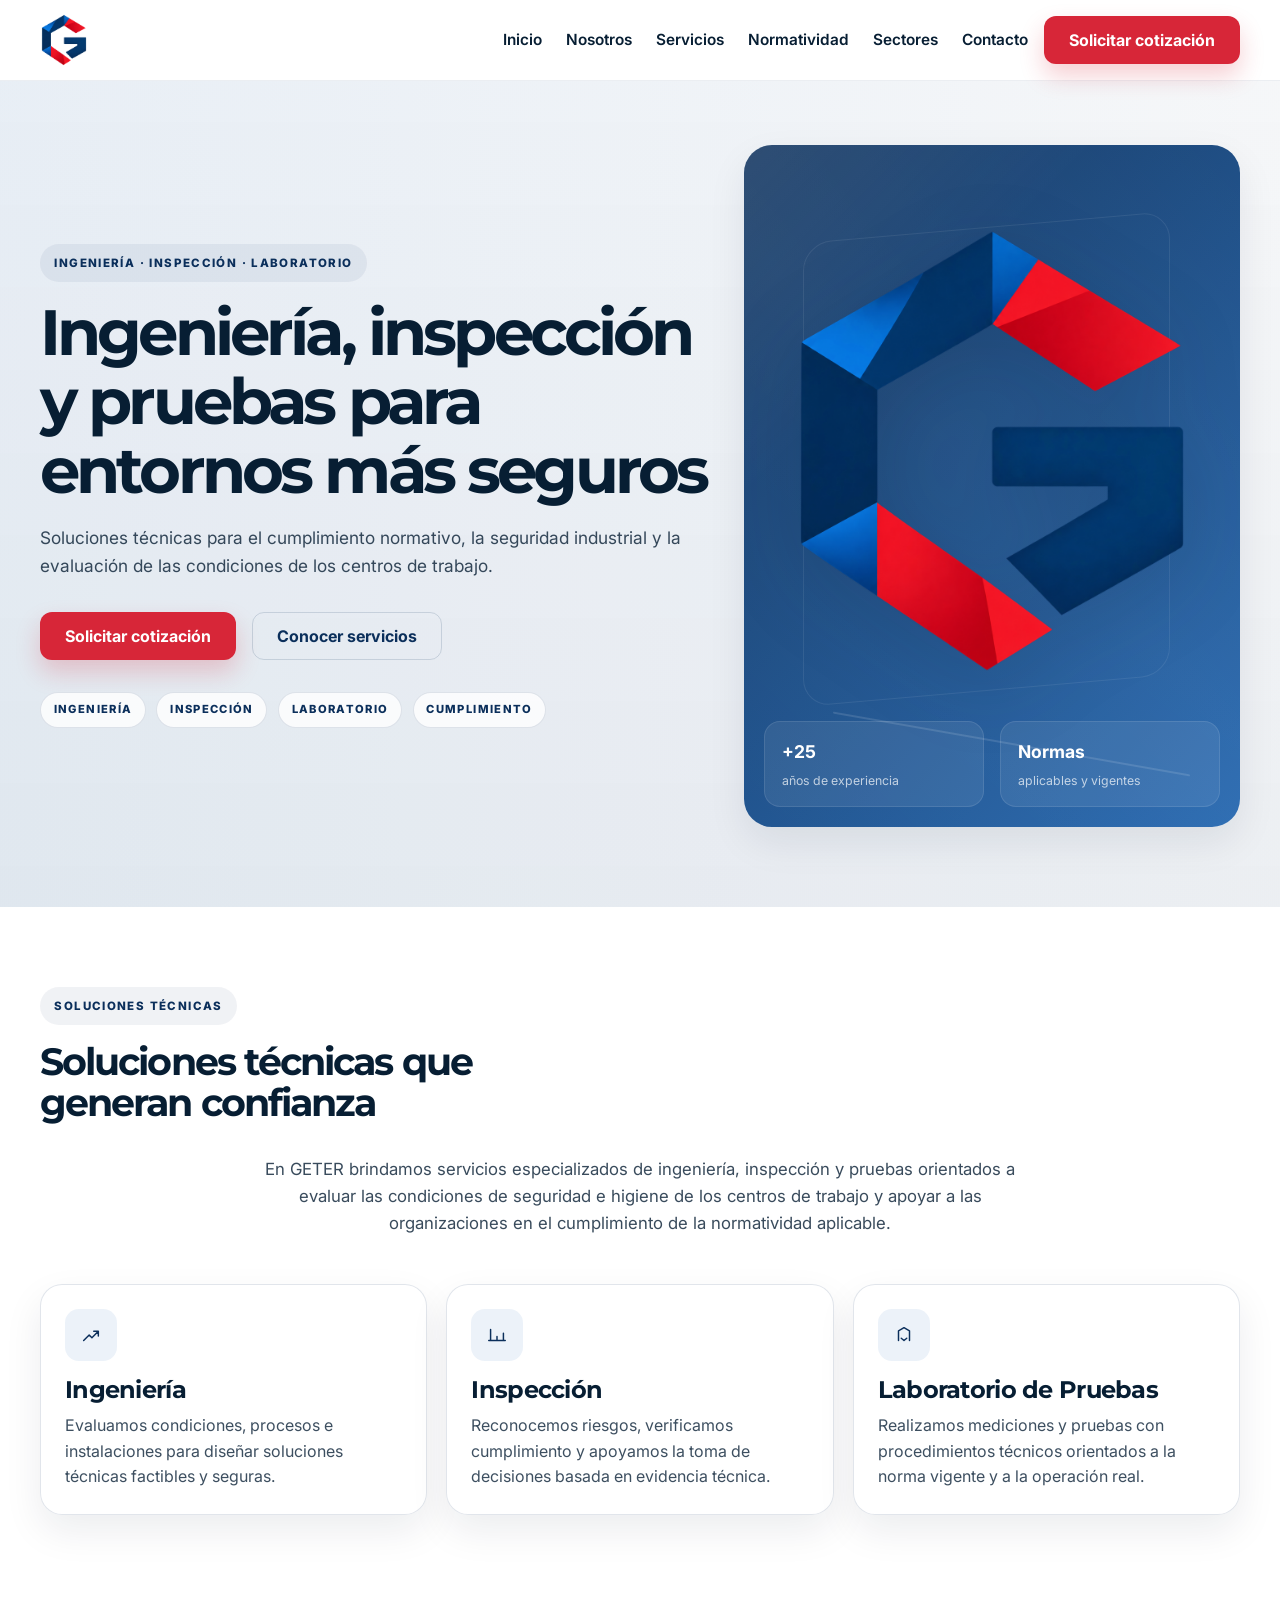
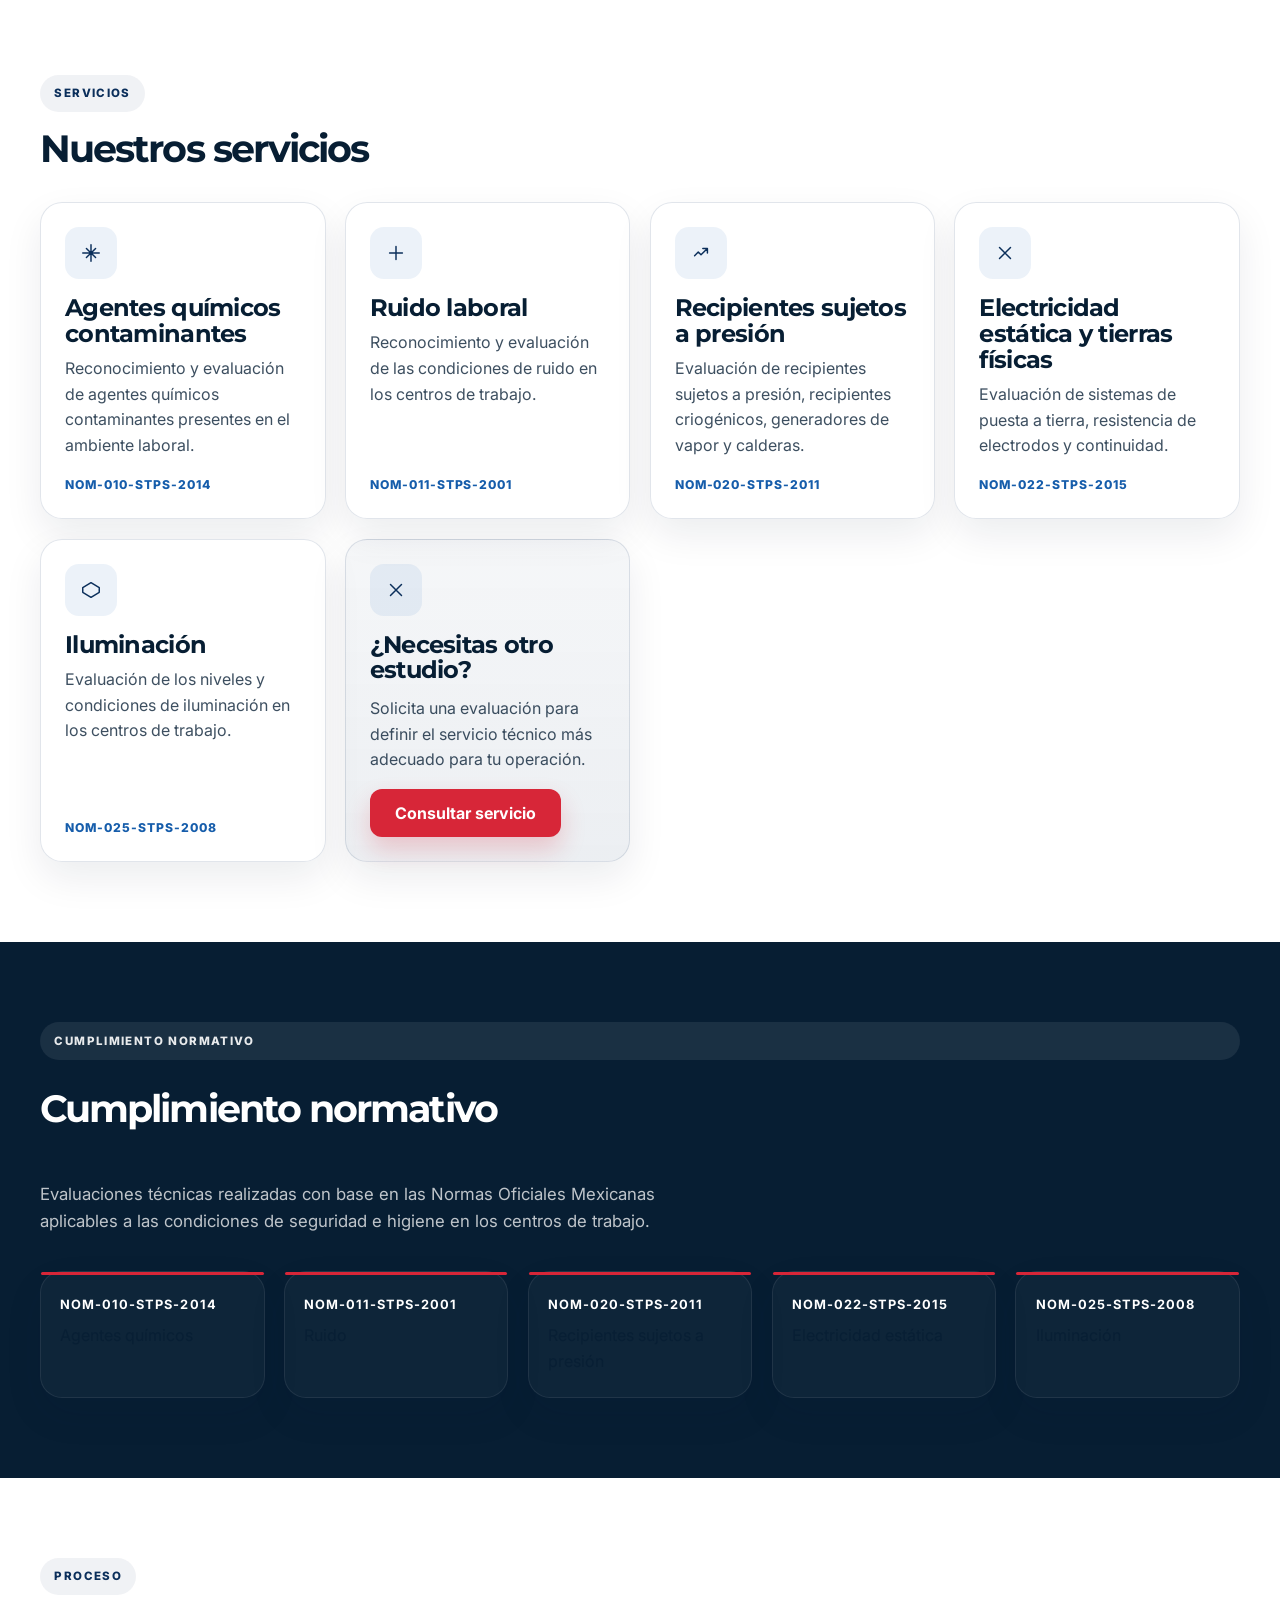
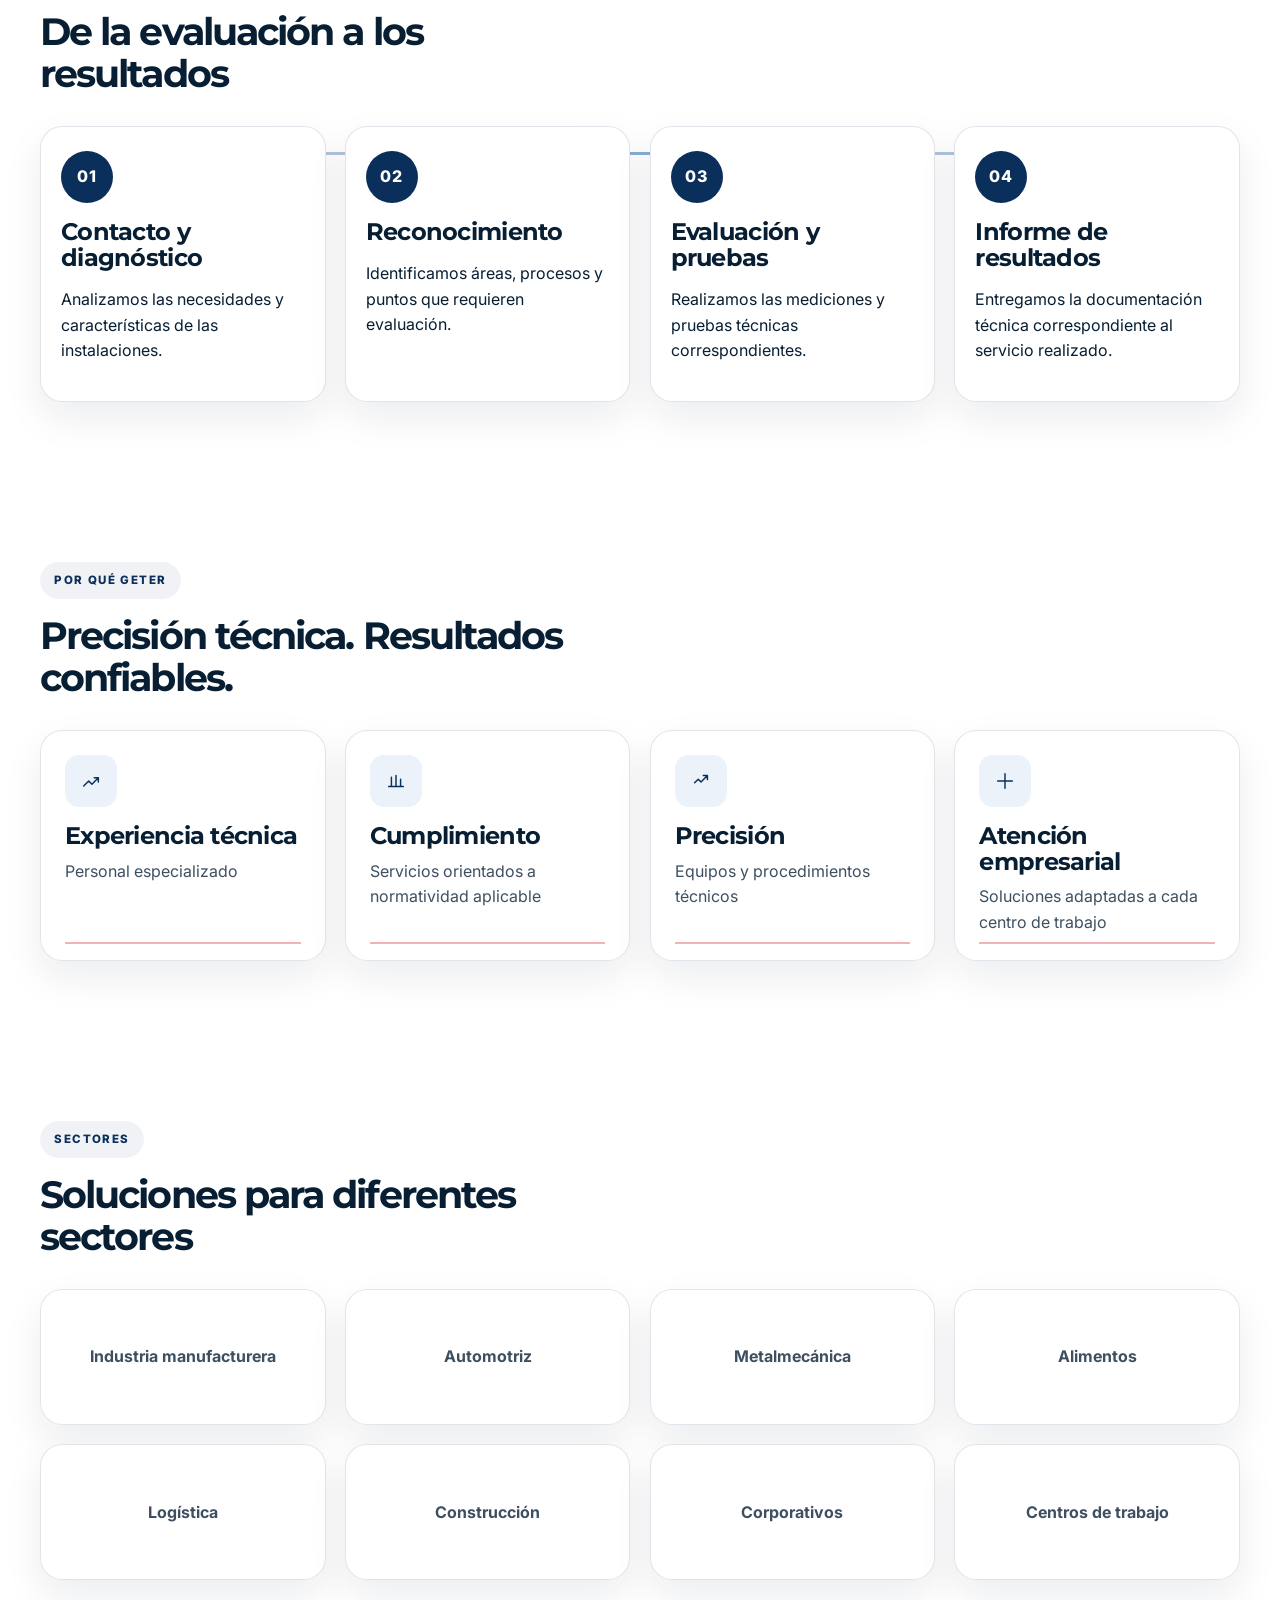
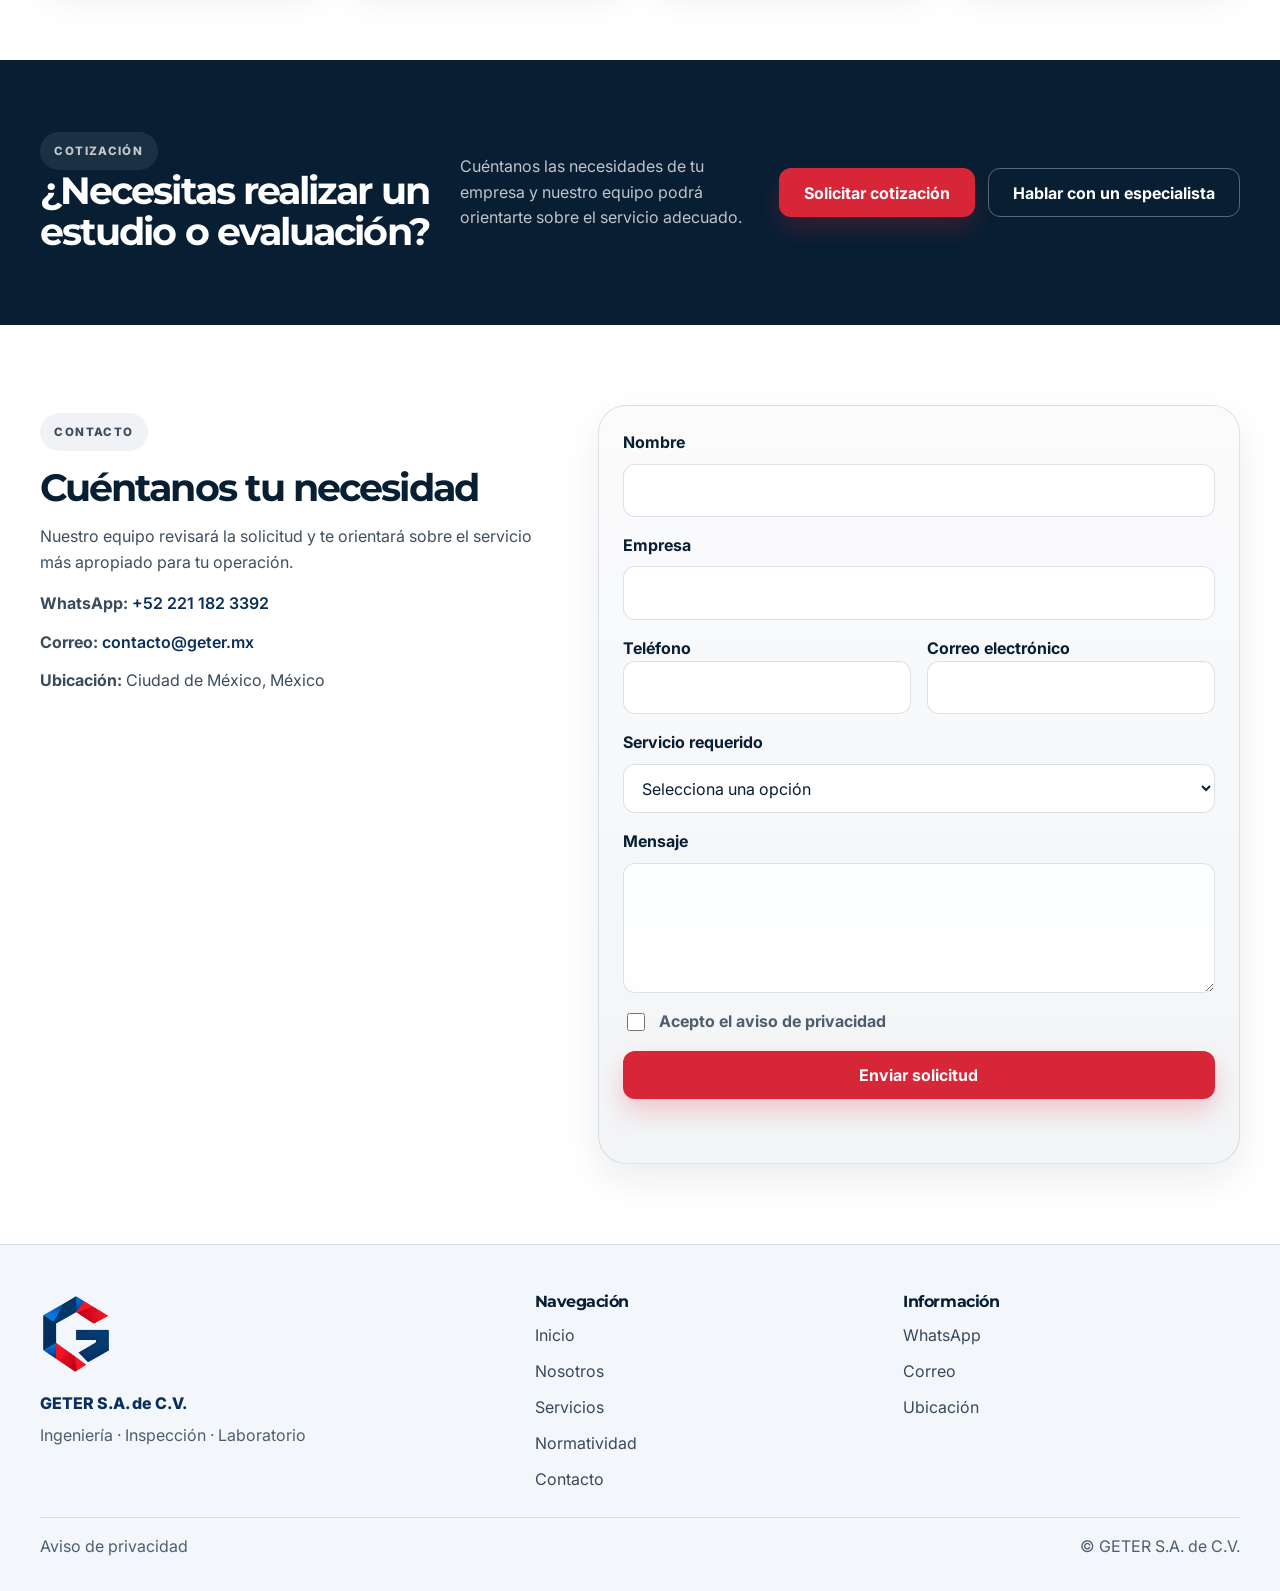
<file: index.html>
<!doctype html>
<html lang="es">
  <head>
    <meta charset="UTF-8" />
    <meta name="viewport" content="width=device-width, initial-scale=1.0" />
    <meta
      name="description"
      content="Servicios de ingeniería, inspección, seguridad e higiene y pruebas de laboratorio para el cumplimiento normativo de centros de trabajo."
    />
    <meta property="og:title" content="GETER | Ingeniería, Inspección y Laboratorio de Pruebas" />
    <meta
      property="og:description"
      content="Servicios de ingeniería, inspección, seguridad e higiene y pruebas de laboratorio para el cumplimiento normativo de centros de trabajo."
    />
    <meta property="og:type" content="website" />
    <meta property="og:image" content="assets/geter-icon.svg" />
    <title>GETER | Ingeniería, Inspección y Laboratorio de Pruebas</title>
    <link rel="icon" type="image/svg+xml" href="assets/geter-icon.svg" />
    <link rel="preconnect" href="https://fonts.googleapis.com" />
    <link rel="preconnect" href="https://fonts.gstatic.com" crossorigin />
    <link
      href="https://fonts.googleapis.com/css2?family=Inter:wght@400;500;600;700;800&family=Montserrat:wght@500;600;700;800;900&display=swap"
      rel="stylesheet"
    />
    <link rel="stylesheet" href="styles.css?v=20260909" />
    <script type="application/ld+json">
      {
        "@context": "https://schema.org",
        "@type": "ProfessionalService",
        "name": "GETER S.A. de C.V.",
        "description": "Servicios de ingeniería, inspección, seguridad e higiene y pruebas de laboratorio para el cumplimiento normativo de centros de trabajo.",
        "areaServed": "Mexico",
        "telephone": "+52 221 182 3392",
        "email": "contacto@geter.mx",
        "url": "https://www.geter.mx",
        "address": {
          "@type": "PostalAddress",
          "addressCountry": "MX",
          "addressLocality": "Ciudad de México"
        }
      }
    </script>
  </head>
  <body>
    <header class="site-header">
      <div class="container nav-wrap">
        <a class="brand" href="#inicio" aria-label="GETER inicio">
          <img src="assets/geter-icon.svg" alt="Ícono de GETER S.A. de C.V." class="brand-logo" />
        </a>

        <button class="nav-toggle" aria-expanded="false" aria-controls="site-nav" aria-label="Abrir menú">
          <span></span>
          <span></span>
          <span></span>
        </button>

        <nav class="main-nav" id="site-nav" aria-label="Navegación principal">
          <ul class="nav-list" id="nav-list"></ul>
          <a class="btn btn-primary btn-nav" href="#contacto">Solicitar cotización</a>
        </nav>
      </div>
    </header>

    <main>
      <section id="inicio" class="hero">
        <div class="container hero-grid">
          <div class="hero-copy reveal">
            <p class="eyebrow">Ingeniería · Inspección · Laboratorio</p>
            <h1>Ingeniería, inspección y pruebas para entornos más seguros</h1>
            <p class="lead">
              Soluciones técnicas para el cumplimiento normativo, la seguridad industrial y la evaluación de las condiciones de los centros de trabajo.
            </p>
            <div class="hero-actions">
              <a class="btn btn-primary" href="#contacto">Solicitar cotización</a>
              <a class="btn btn-secondary" href="#servicios">Conocer servicios</a>
            </div>

            <div class="tag-list" aria-label="Áreas de especialidad">
              <span>INGENIERÍA</span>
              <span>INSPECCIÓN</span>
              <span>LABORATORIO</span>
              <span>CUMPLIMIENTO</span>
            </div>
          </div>

          <div class="hero-visual reveal" aria-label="Visual industrial de GETER">
            <div class="visual-panel">
              <div class="visual-bg-lines" aria-hidden="true"></div>
              <img src="assets/geter-icon.svg" alt="Ícono oficial de GETER" class="hero-logo" />
              <div class="visual-badges">
                <div>
                  <strong>+25</strong>
                  <span>años de experiencia</span>
                </div>
                <div>
                  <strong>Normas</strong>
                  <span>aplicables y vigentes</span>
                </div>
              </div>
            </div>
          </div>
        </div>
      </section>

      <section id="nosotros" class="section presentation">
        <div class="container">
          <div class="section-heading reveal">
            <p class="eyebrow eyebrow-dark">Soluciones técnicas</p>
            <h2>Soluciones técnicas que generan confianza</h2>
          </div>

          <p class="section-intro reveal">
            En GETER brindamos servicios especializados de ingeniería, inspección y pruebas orientados a evaluar las condiciones de seguridad e higiene de los centros de trabajo y apoyar a las organizaciones en el cumplimiento de la normatividad aplicable.
          </p>

          <div class="pillar-grid" id="pillar-grid"></div>
        </div>
      </section>

      <section id="servicios" class="section services-section">
        <div class="container">
          <div class="section-heading reveal">
            <p class="eyebrow eyebrow-dark">Servicios</p>
            <h2>Nuestros servicios</h2>
          </div>

          <div class="services-grid" id="services-grid"></div>
        </div>
      </section>

      <section id="normatividad" class="section standards-section">
        <div class="container standards-shell reveal">
          <div class="section-heading section-heading-light">
            <p class="eyebrow eyebrow-light">Cumplimiento normativo</p>
            <h2>Cumplimiento normativo</h2>
          </div>
          <p class="standards-copy">
            Evaluaciones técnicas realizadas con base en las Normas Oficiales Mexicanas aplicables a las condiciones de seguridad e higiene en los centros de trabajo.
          </p>

          <div class="standards-grid" id="standards-grid"></div>
        </div>
      </section>

      <section class="section process-section" aria-labelledby="process-title">
        <div class="container">
          <div class="section-heading reveal">
            <p class="eyebrow eyebrow-dark">Proceso</p>
            <h2 id="process-title">De la evaluación a los resultados</h2>
          </div>

          <div class="process-timeline" id="process-timeline"></div>
        </div>
      </section>

      <section class="section benefits-section">
        <div class="container">
          <div class="section-heading reveal">
            <p class="eyebrow eyebrow-dark">Por qué GETER</p>
            <h2>Precisión técnica. Resultados confiables.</h2>
          </div>

          <div class="benefits-grid" id="benefits-grid"></div>
        </div>
      </section>

      <section id="sectores" class="section industries-section">
        <div class="container">
          <div class="section-heading reveal">
            <p class="eyebrow eyebrow-dark">Sectores</p>
            <h2>Soluciones para diferentes sectores</h2>
          </div>

          <div class="industries-grid" id="industries-grid"></div>
        </div>
      </section>

      <section class="section dark-cta-section">
        <div class="container cta-shell reveal">
          <div>
            <p class="eyebrow eyebrow-light">Cotización</p>
            <h2>¿Necesitas realizar un estudio o evaluación?</h2>
          </div>
          <p>
            Cuéntanos las necesidades de tu empresa y nuestro equipo podrá orientarte sobre el servicio adecuado.
          </p>
          <div class="cta-actions">
            <a class="btn btn-primary" href="#contacto">Solicitar cotización</a>
            <a class="btn btn-secondary btn-secondary-light" href="#contacto">Hablar con un especialista</a>
          </div>
        </div>
      </section>

      <section id="contacto" class="section contact-section">
        <div class="container contact-grid">
          <div class="contact-copy reveal">
            <p class="eyebrow eyebrow-dark">Contacto</p>
            <h2>Cuéntanos tu necesidad</h2>
            <p>
              Nuestro equipo revisará la solicitud y te orientará sobre el servicio más apropiado para tu operación.
            </p>
            <ul class="contact-details">
              <li><strong>WhatsApp:</strong> <a href="https://wa.me/522211823392" target="_blank" rel="noopener">+52 221 182 3392</a></li>
              <li><strong>Correo:</strong> <a href="mailto:contacto@geter.mx">contacto@geter.mx</a></li>
              <li><strong>Ubicación:</strong> Ciudad de México, México</li>
            </ul>
          </div>

          <form id="contact-form" class="contact-form reveal" novalidate>
            <div class="field-row">
              <label for="name">Nombre</label>
              <input id="name" name="name" type="text" autocomplete="name" required />
            </div>

            <div class="field-row">
              <label for="company">Empresa</label>
              <input id="company" name="company" type="text" autocomplete="organization" required />
            </div>

            <div class="field-row split-row">
              <div>
                <label for="phone">Teléfono</label>
                <input id="phone" name="phone" type="tel" autocomplete="tel" required />
              </div>
              <div>
                <label for="email">Correo electrónico</label>
                <input id="email" name="email" type="email" autocomplete="email" required />
              </div>
            </div>

            <div class="field-row">
              <label for="service">Servicio requerido</label>
              <select id="service" name="service" required>
                <option value="">Selecciona una opción</option>
                <option value="Agentes químicos contaminantes">Agentes químicos contaminantes</option>
                <option value="Ruido laboral">Ruido laboral</option>
                <option value="Recipientes sujetos a presión">Recipientes sujetos a presión</option>
                <option value="Electricidad estática y tierras físicas">Electricidad estática y tierras físicas</option>
                <option value="Iluminación">Iluminación</option>
                <option value="Otro servicio">Otro servicio</option>
              </select>
            </div>

            <div class="field-row">
              <label for="message">Mensaje</label>
              <textarea id="message" name="message" rows="4" required></textarea>
            </div>

            <label class="checkbox-row" for="privacy">
              <input id="privacy" name="privacy" type="checkbox" required />
              <span>Acepto el aviso de privacidad</span>
            </label>

            <button class="btn btn-primary submit-btn" type="submit">Enviar solicitud</button>
            <div class="form-status" id="form-status" aria-live="polite"></div>
          </form>
        </div>
      </section>

      <section id="cotizador" class="quote-admin-section" aria-labelledby="quote-builder-title">
        <div class="container">
          <div class="quote-admin-header">
            <div>
              <p class="eyebrow eyebrow-dark">Área privada</p>
              <h2 id="quote-builder-title">Generador de cotizaciones</h2>
              <p>Captura los datos y genera un documento listo para guardar como PDF.</p>
            </div>
            <a class="btn btn-secondary" href="#inicio">Volver al sitio</a>
          </div>

          <form id="quote-form" class="quote-builder-form">
            <div class="quote-form-section">
              <h3>Datos de la cotización</h3>
              <div class="quote-fields quote-fields-3">
                <div class="field-row"><label for="quote-folio">Folio</label><input id="quote-folio" name="folio" value="COT-GETER-001" required /></div>
                <div class="field-row"><label for="quote-date">Fecha</label><input id="quote-date" name="date" type="date" required /></div>
                <div class="field-row"><label for="quote-validity">Vigencia</label><input id="quote-validity" name="validity" value="90 días hábiles" /></div>
              </div>
            </div>

            <div class="quote-form-section">
              <h3>Cliente</h3>
              <div class="quote-fields quote-fields-2">
                <div class="field-row"><label for="quote-company">Nombre o razón social</label><input id="quote-company" name="company" required /></div>
                <div class="field-row"><label for="quote-representative">Representante</label><input id="quote-representative" name="representative" /></div>
                <div class="field-row"><label for="quote-address">Dirección</label><input id="quote-address" name="address" /></div>
                <div class="field-row"><label for="quote-attention">A quién va dirigida</label><input id="quote-attention" name="attention" /></div>
              </div>
            </div>

            <div class="quote-form-section">
              <div class="quote-section-heading">
                <h3>Servicios cotizados</h3>
                <button class="btn btn-secondary btn-small" id="add-quote-item" type="button">+ Agregar servicio</button>
              </div>
              <div class="quote-items-head"><span>Descripción</span><span>Unidad</span><span>Cantidad</span><span>Precio unitario</span><span>Total</span><span></span></div>
              <div id="quote-items"></div>
            </div>

            <div class="quote-form-section">
              <h3>Condiciones y notas</h3>
              <div class="quote-fields quote-fields-2">
                <div class="field-row"><label for="quote-payment">Condiciones de pago</label><input id="quote-payment" name="payment" value="50% anticipo - resto contra entrega. Pagos inmediatos." /></div>
                <div class="field-row"><label for="quote-delivery">Tiempo de entrega</label><input id="quote-delivery" name="delivery" value="20 días hábiles" /></div>
                <div class="field-row quote-field-wide"><label for="quote-notes">Notas u observaciones</label><textarea id="quote-notes" name="notes" rows="4">El cliente deberá proporcionar la información documental necesaria para realizar los estudios pertinentes.</textarea></div>
              </div>
            </div>

            <div class="quote-form-actions">
              <button class="btn btn-primary" type="submit">Generar cotización y PDF</button>
              <span id="quote-form-status" class="form-status" aria-live="polite"></span>
            </div>
          </form>

          <article id="quote-preview" class="quote-preview" aria-live="polite"></article>
        </div>
      </section>
    </main>

    <footer class="site-footer">
      <div class="container footer-grid">
        <div>
          <img src="assets/geter-icon.svg" alt="Ícono oficial de GETER" class="footer-logo" />
          <p class="footer-company">GETER S.A. de C.V.</p>
          <p class="footer-tagline">Ingeniería · Inspección · Laboratorio</p>
        </div>

        <div>
          <h3>Navegación</h3>
          <ul class="footer-links">
            <li><a href="#inicio">Inicio</a></li>
            <li><a href="#nosotros">Nosotros</a></li>
            <li><a href="#servicios">Servicios</a></li>
            <li><a href="#normatividad">Normatividad</a></li>
            <li><a href="#contacto">Contacto</a></li>
          </ul>
        </div>

        <div>
          <h3>Información</h3>
          <ul class="footer-contact">
            <li><a href="https://wa.me/522211823392" target="_blank" rel="noopener">WhatsApp</a></li>
            <li><a href="mailto:contacto@geter.mx">Correo</a></li>
            <li><span>Ubicación</span></li>
          </ul>
        </div>
      </div>

      <div class="container footer-bottom">
        <a href="#">Aviso de privacidad</a>
        <span>© GETER S.A. de C.V.</span>
      </div>
    </footer>

    <script src="data/site-data.js"></script>
    <script src="script.js?v=20260909"></script>
  </body>
</html>
</file>
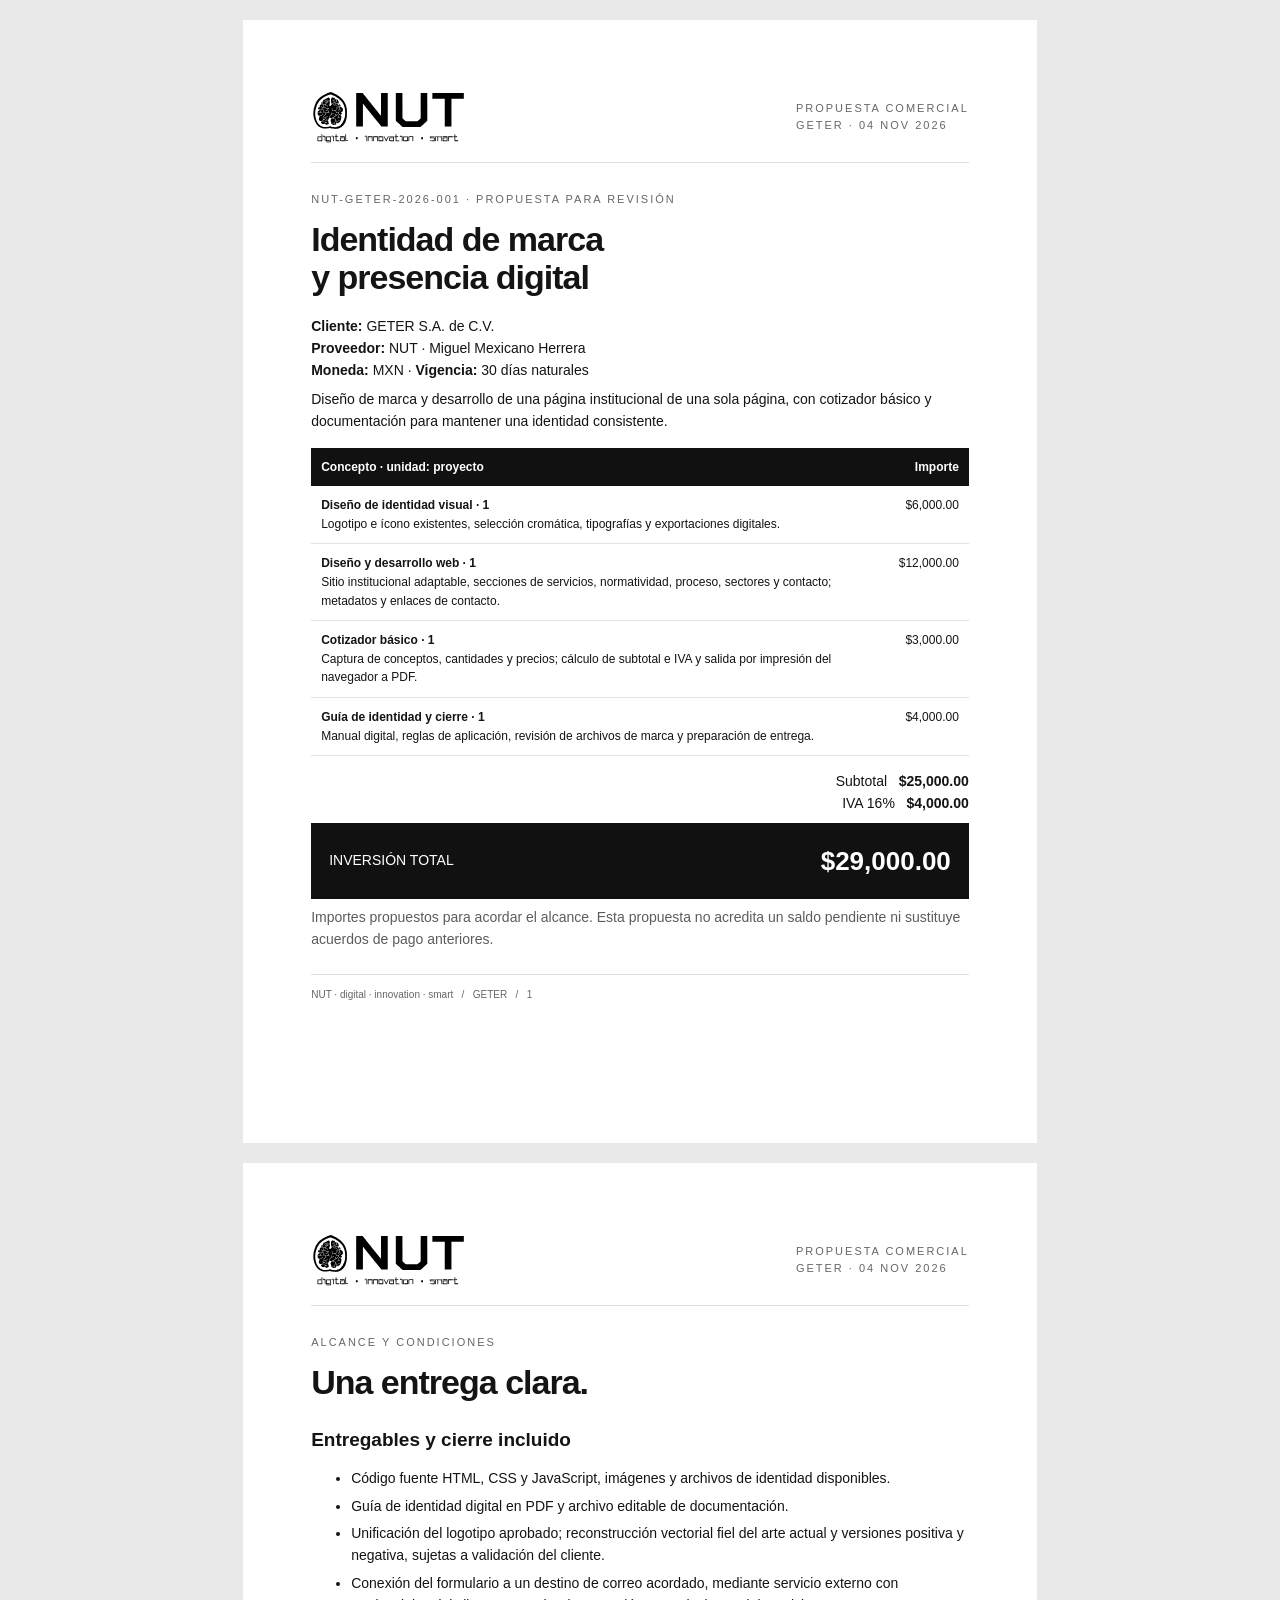
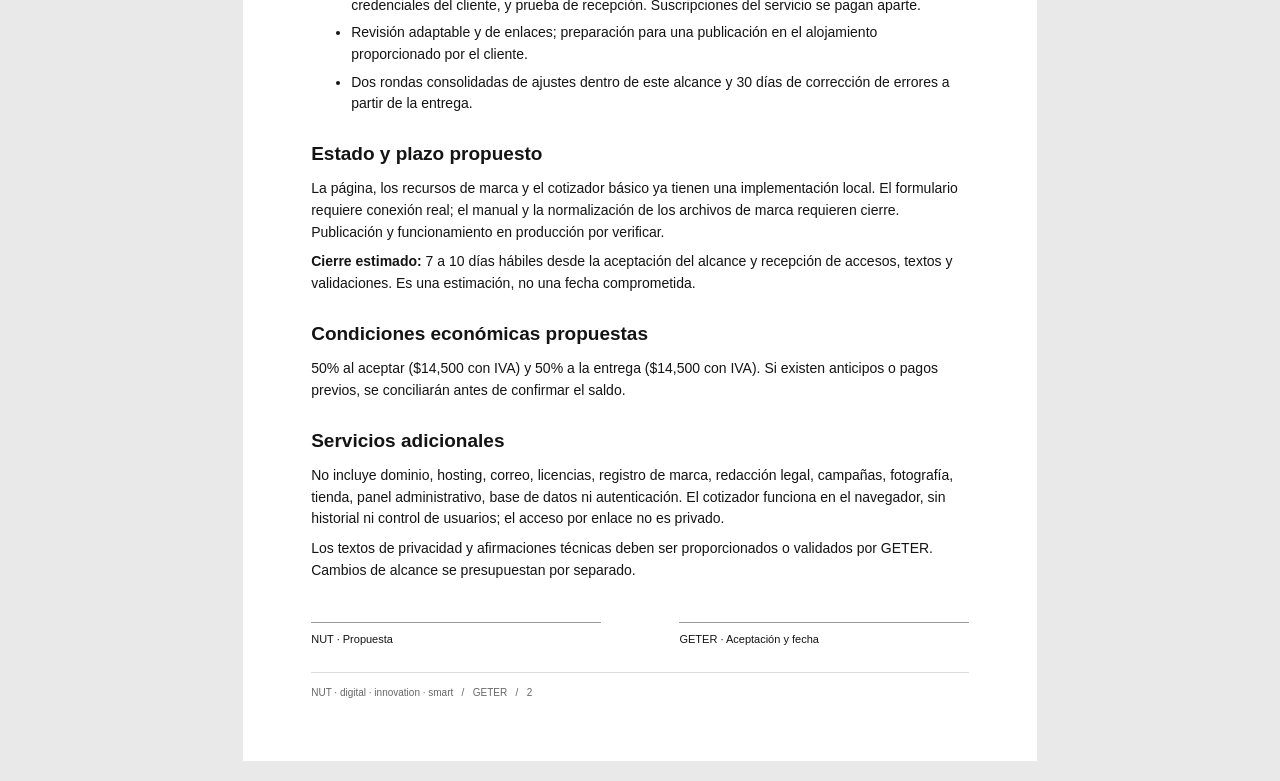
<file: entregables/geter-2026/Cotizacion_NUT_GETER.html>
<!doctype html><html lang="es"><meta charset="utf-8"><meta name="viewport" content="width=device-width,initial-scale=1"><title>Cotizacion_NUT_GETER.html</title><style>*{box-sizing:border-box}body{margin:0;background:#e9e9e9;color:#141414;font:14px/1.55 Arial,sans-serif}.page{width:210mm;min-height:297mm;margin:20px auto;background:white;padding:18mm 18mm 16mm;page-break-after:always}.page:last-child{page-break-after:auto}header{display:flex;align-items:center;justify-content:space-between;border-bottom:1px solid #ddd;padding-bottom:16px;margin-bottom:28px}header svg{width:155px;height:58px}small,.muted{color:#5c5c5c}.label{font-size:11px;letter-spacing:2px;text-transform:uppercase;color:#666}h1{font-size:34px;line-height:1.12;letter-spacing:-1px;margin:12px 0 20px}h2{font-size:19px;margin:24px 0 10px}h3{font-size:15px;margin:18px 0 6px}p{margin:8px 0}table{width:100%;border-collapse:collapse;margin:15px 0;font-size:12px}th{text-align:left;background:#111;color:white;padding:10px}td{padding:10px;border-bottom:1px solid #e2e2e2;vertical-align:top}.money{text-align:right;white-space:nowrap}.total{background:#111;color:white;padding:18px;display:flex;justify-content:space-between;align-items:center}.total b{font-size:26px}.note{background:#f3f3f3;padding:14px;border-left:3px solid #111;margin:18px 0}li{margin:6px 0}footer{margin-top:24px;border-top:1px solid #ddd;padding-top:12px;color:#666;font-size:10px}.brand{height:140px;max-width:180px;object-fit:contain}.swatches{display:flex;gap:8px;margin:20px 0}.swatch{flex:1;font-size:10px}.swatch i{display:block;height:60px;border:1px solid #ddd;margin-bottom:6px}.sign{display:flex;justify-content:space-between;margin-top:40px}.sign div{border-top:1px solid #999;width:44%;padding-top:8px;font-size:11px}@page{size:A4;margin:0}@media print{body{background:white}.page{margin:0;min-height:297mm;width:210mm}}</style><section class="page"><header><svg xmlns="http://www.w3.org/2000/svg" viewBox="198 69 668 235" role="img" aria-label="NUT – digital · innovation · smart"><title>NUT – digital · innovation · smart</title><g fill="#000000" fill-rule="evenodd"><path d="M301.00 237.60C300.79 237.55 298.77 237.35 296.50 237.14C294.23 236.94 291.64 236.61 290.75 236.41C289.86 236.20 288.45 235.92 287.62 235.77C285.98 235.48 284.74 235.18 282.22 234.46C280.97 234.10 280.42 234.04 279.97 234.24C278.96 234.68 271.65 235.74 266.76 236.16C259.82 236.76 250.94 236.39 247.12 235.34C243.38 234.32 239.37 232.69 236.88 231.18C230.76 227.47 225.55 222.27 220.94 215.28C218.66 211.81 214.64 203.93 213.76 201.19C213.60 200.68 213.36 200.19 213.23 200.11C213.10 200.03 213.00 199.72 213.00 199.42C213.00 199.12 212.85 198.59 212.68 198.25C212.50 197.91 212.04 196.61 211.66 195.38C211.28 194.14 210.85 192.79 210.71 192.38C210.57 191.96 210.31 190.78 210.13 189.75C209.95 188.72 209.69 187.43 209.54 186.88C209.23 185.75 208.63 181.08 208.22 176.75C207.78 172.01 208.26 162.57 209.26 156.38C209.39 155.55 209.68 153.81 209.89 152.50C210.10 151.19 210.44 149.64 210.64 149.05C210.84 148.46 211.00 147.81 211.00 147.59C211.00 146.96 212.73 140.99 213.53 138.87C213.79 138.18 214.00 137.45 214.00 137.24C214.00 137.04 214.22 136.45 214.50 135.93C214.78 135.42 215.00 134.86 215.01 134.69C215.01 134.52 215.23 133.93 215.50 133.38C215.77 132.82 215.99 132.29 215.99 132.18C216.01 131.73 220.18 123.16 221.30 121.25C222.37 119.45 224.46 116.27 225.88 114.31C227.73 111.73 232.49 106.57 235.31 104.07C236.52 103.00 241.53 98.97 242.24 98.50C242.55 98.29 243.09 97.91 243.44 97.64C244.29 96.99 247.26 95.00 247.39 95.00C247.44 95.00 248.13 94.58 248.93 94.06C250.87 92.79 251.27 92.55 252.00 92.20C252.34 92.04 252.80 91.76 253.00 91.59C254.03 90.74 263.06 86.41 268.12 84.33C268.95 83.99 269.85 83.61 270.12 83.49C270.73 83.22 272.47 82.59 274.00 82.10C274.62 81.90 275.48 81.57 275.91 81.37C276.35 81.17 276.85 81.00 277.04 81.00C277.22 81.00 277.68 80.84 278.04 80.65C278.41 80.46 279.29 80.18 280.00 80.02C280.71 79.87 281.51 79.63 281.78 79.48C282.84 78.92 285.45 79.39 288.16 80.64C288.60 80.84 289.13 81.00 289.35 81.00C289.57 81.00 290.17 81.22 290.68 81.50C291.20 81.78 291.75 82.00 291.90 82.00C292.16 82.00 292.92 82.32 296.25 83.81C298.58 84.86 303.14 87.02 303.50 87.25C303.71 87.38 304.30 87.72 304.81 88.00C305.33 88.27 306.17 88.73 306.69 89.00C307.20 89.28 307.79 89.62 308.00 89.76C308.21 89.89 309.35 90.60 310.54 91.32C312.38 92.43 313.59 93.23 317.63 96.00C317.93 96.21 318.50 96.60 318.90 96.87C319.67 97.40 323.36 100.44 325.86 102.60C326.67 103.30 328.96 105.51 330.93 107.50C336.90 113.51 340.64 118.62 343.86 125.12C345.96 129.37 347.00 131.68 347.00 132.10C347.00 132.25 347.23 132.80 347.50 133.32C347.77 133.83 348.00 134.41 348.00 134.61C348.00 134.81 348.13 135.28 348.29 135.67C348.92 137.20 350.74 143.98 351.03 145.88C351.15 146.70 351.36 147.71 351.49 148.12C351.63 148.54 351.92 150.28 352.14 152.00C352.36 153.72 352.66 155.86 352.81 156.75C353.17 158.97 353.17 179.04 352.81 181.62C352.66 182.72 352.37 184.81 352.17 186.25C351.60 190.36 350.17 196.99 349.34 199.34C349.15 199.88 349.00 200.55 348.99 200.84C348.99 201.14 348.77 201.82 348.50 202.38C348.23 202.93 348.01 203.52 348.01 203.70C348.00 203.88 347.77 204.53 347.49 205.14C347.22 205.75 346.92 206.58 346.84 206.99C346.76 207.40 346.53 207.87 346.34 208.03C346.16 208.18 346.00 208.46 346.00 208.64C346.00 208.94 345.03 210.86 343.02 214.55C341.85 216.69 339.56 219.88 337.56 222.14C335.72 224.22 332.06 227.64 330.76 228.50C330.45 228.71 329.83 229.16 329.38 229.50C327.67 230.80 327.49 230.90 323.75 232.75C319.74 234.72 319.64 234.77 318.73 235.00C318.26 235.12 317.37 235.39 316.75 235.61C314.30 236.46 311.97 236.95 308.62 237.34C305.45 237.72 301.97 237.83 301.00 237.60ZM309.11 229.47C311.55 228.90 315.02 227.87 315.70 227.51C315.94 227.39 316.91 226.92 317.88 226.47C320.56 225.22 324.31 222.43 326.78 219.84C328.12 218.42 332.00 213.63 332.64 212.59C333.15 211.76 333.91 210.57 334.91 209.03C335.30 208.42 335.70 207.80 335.80 207.65C335.95 207.41 338.43 202.31 339.61 199.80C339.83 199.35 340.00 198.84 340.01 198.68C340.01 198.51 340.23 197.93 340.50 197.38C340.77 196.82 340.99 196.22 340.99 196.04C341.00 195.85 341.17 195.35 341.37 194.91C341.80 194.01 342.32 192.24 343.00 189.38C343.86 185.73 343.98 185.15 344.56 181.75C345.09 178.61 345.12 177.70 345.09 168.62C345.07 161.06 344.98 158.34 344.67 156.50C344.46 155.19 344.21 153.46 344.12 152.65C343.94 151.02 342.67 144.81 342.28 143.62C342.15 143.21 341.70 141.81 341.28 140.50C339.84 135.94 339.68 135.55 337.48 131.14C335.31 126.81 333.52 123.99 330.52 120.17C326.51 115.07 319.41 108.03 315.50 105.28C312.60 103.24 306.91 99.80 304.88 98.86C304.46 98.67 303.96 98.41 303.75 98.28C303.33 98.03 298.86 95.90 297.50 95.31C295.70 94.53 295.09 94.27 293.50 93.62C292.61 93.26 291.39 92.74 290.81 92.48C290.22 92.22 289.62 92.00 289.47 92.00C289.32 92.00 288.85 91.84 288.41 91.64C287.98 91.44 287.12 91.09 286.50 90.87C282.57 89.49 281.64 89.22 281.16 89.34C279.46 89.77 277.78 90.30 277.09 90.63C276.65 90.83 276.12 91.00 275.89 91.00C275.66 91.00 275.04 91.22 274.50 91.50C273.96 91.78 273.35 92.00 273.13 92.00C272.92 92.00 272.33 92.23 271.82 92.50C271.30 92.78 270.76 93.00 270.61 93.00C269.85 93.00 257.70 98.81 255.39 100.27C254.83 100.63 253.25 101.62 251.88 102.48C248.07 104.85 247.94 104.95 244.54 107.60C241.02 110.36 236.05 115.19 233.98 117.88C233.24 118.84 232.49 119.71 232.32 119.82C232.14 119.93 232.00 120.13 232.00 120.25C232.00 120.38 231.40 121.36 230.66 122.44C229.93 123.52 228.91 125.13 228.40 126.02C227.90 126.90 227.37 127.79 227.24 128.00C227.11 128.21 226.32 129.84 225.49 131.62C224.65 133.41 223.75 135.29 223.48 135.80C223.22 136.31 223.00 136.93 223.00 137.18C223.00 137.43 222.85 137.86 222.66 138.13C222.47 138.40 222.14 139.19 221.93 139.88C221.26 142.00 220.71 143.60 220.48 144.12C220.36 144.40 220.10 145.30 219.89 146.12C219.33 148.43 218.77 150.50 218.37 151.84C218.17 152.51 218.00 153.34 218.00 153.68C218.00 154.03 217.78 155.22 217.52 156.34C217.25 157.46 216.90 159.72 216.74 161.38C216.57 163.03 216.35 165.28 216.24 166.38C215.68 172.01 216.29 180.01 217.96 188.67C218.23 190.07 218.57 191.59 218.70 192.05C218.84 192.50 219.20 193.72 219.51 194.75C220.52 198.14 221.91 202.07 222.50 203.23C222.61 203.45 223.02 204.30 223.40 205.12C224.35 207.15 226.16 210.35 227.22 211.88C227.70 212.56 228.40 213.57 228.77 214.12C229.15 214.68 230.11 215.87 230.91 216.77C232.19 218.21 232.99 219.00 236.23 221.96C236.96 222.63 238.95 224.00 239.18 224.00C239.27 224.00 239.52 224.17 239.76 224.38C240.27 224.84 244.45 227.00 244.85 227.00C245.00 227.00 245.46 227.18 245.88 227.40C246.91 227.95 249.38 228.63 253.12 229.37C255.85 229.91 256.96 230.00 261.16 230.00C264.38 230.00 266.63 229.88 267.82 229.64C268.81 229.44 270.46 229.16 271.48 229.01C273.27 228.74 274.15 228.52 277.38 227.52C281.11 226.37 280.67 226.40 283.12 227.21C287.67 228.71 293.21 229.89 296.62 230.10C300.31 230.33 306.84 230.00 309.11 229.47ZM291.38 220.03C290.27 219.49 289.07 218.98 288.69 218.89C288.31 218.81 288.00 218.63 288.00 218.49C288.00 218.07 290.04 217.32 291.99 217.02C292.99 216.86 293.99 216.64 294.22 216.52C294.44 216.40 295.41 216.18 296.38 216.03C297.34 215.87 298.57 215.59 299.12 215.39C299.68 215.19 300.37 215.02 300.67 215.01C300.97 215.00 301.29 214.89 301.37 214.76C301.56 214.45 301.02 212.51 300.61 212.00C300.45 211.79 300.23 211.34 300.13 211.00C300.03 210.66 299.80 210.14 299.61 209.85C299.43 209.55 299.25 208.83 299.20 208.25C299.11 207.03 298.65 206.60 297.69 206.84C296.87 207.04 296.63 207.93 297.20 208.72C297.92 209.73 297.96 209.82 298.83 211.69C299.79 213.73 299.77 213.79 297.88 214.20C297.19 214.35 296.18 214.58 295.62 214.72C295.07 214.86 293.50 215.21 292.12 215.49C290.75 215.78 288.93 216.23 288.08 216.50C286.45 217.03 285.75 216.96 285.74 216.29C285.74 216.06 285.58 214.23 285.38 212.21C285.12 209.50 284.90 208.30 284.51 207.59C284.23 207.06 284.00 206.53 284.00 206.41C284.00 206.29 283.60 205.33 283.11 204.28L282.21 202.38L282.64 201.00C282.87 200.24 283.20 199.29 283.37 198.88C283.54 198.46 283.87 197.48 284.10 196.69C284.48 195.37 284.63 195.18 285.82 194.48C286.54 194.06 287.74 193.34 288.50 192.87C290.09 191.89 290.68 191.82 292.10 192.47C293.98 193.33 298.27 195.00 298.60 195.00C298.79 195.00 300.36 195.67 301.50 196.25C301.81 196.40 301.88 197.09 301.88 200.07L301.88 203.71L304.38 206.28C305.75 207.70 307.94 209.91 309.24 211.19C311.10 213.04 311.52 213.58 311.24 213.77C310.85 214.02 310.68 213.99 309.12 213.40C308.57 213.19 307.65 213.02 307.07 213.01C306.17 213.00 305.99 213.08 305.89 213.56C305.83 213.87 305.71 214.46 305.62 214.88C305.53 215.29 305.33 216.34 305.16 217.22C304.77 219.25 304.32 219.63 302.00 219.86C301.03 219.95 299.59 220.20 298.80 220.41C298.02 220.61 296.48 220.83 295.38 220.90C293.45 221.01 293.30 220.98 291.38 220.03ZM261.61 219.16C260.63 218.57 259.63 218.01 259.38 217.91C258.96 217.75 258.94 217.48 259.10 214.18C259.24 211.33 259.36 210.56 259.69 210.31C260.21 209.92 263.05 209.91 264.74 210.30C265.93 210.57 266.06 210.55 266.56 210.06C267.02 209.60 267.05 209.43 266.80 208.88C266.40 208.01 265.86 207.85 264.86 208.33C264.14 208.67 263.62 208.70 261.32 208.49C258.26 208.22 258.01 208.33 257.99 209.99C257.94 212.78 257.55 216.05 257.23 216.38C256.74 216.87 248.69 217.37 247.91 216.95C247.61 216.80 246.64 216.10 245.73 215.40C244.83 214.70 243.77 213.90 243.38 213.62C241.90 212.57 241.00 211.68 241.00 211.26C241.00 211.02 241.22 210.53 241.50 210.18C241.78 209.83 242.00 209.42 242.00 209.26C242.00 209.10 242.21 208.56 242.47 208.05C242.73 207.54 243.18 206.68 243.46 206.12C243.76 205.55 244.22 205.06 244.55 204.97C244.87 204.88 246.25 204.85 247.62 204.90C253.51 205.13 258.91 205.19 259.30 205.04C259.53 204.95 260.77 203.85 262.05 202.60C263.33 201.35 264.56 200.26 264.79 200.18C265.02 200.10 266.24 200.25 267.52 200.52C268.79 200.78 270.08 201.00 270.40 201.00C271.21 201.00 271.66 201.55 271.85 202.80C271.94 203.39 272.24 204.61 272.50 205.50C273.37 208.42 273.96 211.09 274.12 212.88C274.21 213.84 274.40 215.06 274.54 215.60C274.88 216.92 274.35 217.42 271.97 218.02C268.95 218.79 266.66 219.43 266.00 219.68C264.23 220.37 263.46 220.28 261.61 219.16ZM309.42 209.56C305.40 205.55 304.76 204.85 304.75 204.44C304.75 204.17 306.20 204.21 306.73 204.49C306.97 204.62 308.64 204.85 310.43 205.01C314.08 205.34 313.74 205.42 316.71 203.46C317.71 202.79 318.81 202.25 319.14 202.25C319.88 202.25 320.75 201.44 320.75 200.74C320.75 200.01 319.60 199.62 318.90 200.12C315.81 202.35 314.83 203.00 314.59 203.00C314.44 203.00 314.18 203.16 314.02 203.35C313.57 203.90 312.66 203.96 310.57 203.57C309.50 203.38 307.52 203.13 306.16 203.01C304.81 202.89 303.58 202.68 303.43 202.53C303.23 202.33 303.25 201.50 303.47 199.57C303.64 198.09 303.78 196.67 303.78 196.41C303.78 195.83 303.05 195.00 302.55 195.00C302.35 195.00 301.72 194.79 301.15 194.53C300.00 194.01 297.70 193.13 296.75 192.86C296.41 192.76 295.90 192.53 295.63 192.34C295.36 192.15 295.00 192.00 294.82 192.00C294.23 192.00 292.00 190.91 292.00 190.61C292.00 190.37 293.15 189.54 295.46 188.12C295.69 187.98 297.17 187.02 298.75 185.98C302.46 183.55 303.07 183.15 303.39 183.00C303.53 182.93 304.80 182.09 306.21 181.12C307.62 180.16 308.97 179.26 309.21 179.12C309.45 178.99 310.12 178.50 310.70 178.04C311.27 177.59 312.15 177.10 312.64 176.97C314.15 176.55 314.47 174.98 313.11 174.64C312.51 174.49 312.25 174.64 311.14 175.74C310.44 176.43 309.72 177.00 309.55 177.00C309.37 177.00 309.17 177.16 309.10 177.35C309.02 177.55 308.64 177.84 308.23 178.01C307.63 178.26 307.40 178.24 306.93 177.93C305.66 177.10 303.41 174.83 303.08 174.07C302.66 173.05 301.71 172.95 301.11 173.86C300.61 174.62 300.93 175.32 302.04 175.90C303.22 176.50 306.00 179.08 306.00 179.56C306.00 179.67 305.75 179.87 305.44 180.01C305.13 180.15 304.40 180.57 303.83 180.94C302.11 182.07 300.39 183.22 300.12 183.44C299.99 183.55 299.26 184.01 298.50 184.46C297.74 184.90 296.84 185.47 296.50 185.73C295.70 186.32 287.41 191.75 286.24 192.45L285.35 192.98L283.86 191.95C280.99 189.96 280.27 189.27 280.12 188.29C280.03 187.79 279.75 186.77 279.48 186.04C279.22 185.31 279.00 184.55 279.00 184.35C279.00 183.96 280.70 182.24 284.14 179.12C285.36 178.03 286.83 176.66 287.42 176.09C288.05 175.46 288.96 174.89 289.68 174.66C291.48 174.09 294.31 173.73 295.15 173.97C296.47 174.35 297.53 173.51 297.10 172.41C296.86 171.77 296.01 171.69 294.37 172.15C293.55 172.38 292.12 172.68 291.19 172.83C289.58 173.08 289.48 173.06 288.88 172.50C288.53 172.18 288.25 171.79 288.25 171.64C288.25 171.50 287.97 170.81 287.63 170.12C287.29 169.44 287.01 168.53 287.01 168.11C287.00 167.16 286.60 166.75 285.69 166.75C285.18 166.75 284.91 166.92 284.70 167.38C284.46 167.92 284.50 168.12 284.96 168.69C285.90 169.88 287.50 173.10 287.50 173.83C287.50 174.06 286.29 175.26 282.86 178.41C281.49 179.66 279.70 181.31 278.89 182.07L277.40 183.44L277.72 185.16C277.89 186.10 278.26 187.42 278.53 188.08C278.80 188.74 278.96 189.48 278.88 189.72C278.81 189.96 278.21 190.41 277.56 190.70C276.31 191.27 276.39 191.17 273.57 196.31C271.80 199.56 271.80 199.56 270.65 199.41C267.55 198.99 264.20 198.76 263.90 198.93C263.71 199.04 262.47 200.17 261.13 201.44C259.80 202.71 258.58 203.75 258.42 203.76C253.97 203.89 247.18 203.84 247.08 203.67C247.00 203.55 247.27 203.19 247.66 202.86C249.48 201.35 249.96 201.00 250.19 201.00C250.33 201.00 250.57 200.84 250.74 200.64C250.90 200.45 252.20 199.71 253.62 199.00C255.79 197.93 256.35 197.75 257.08 197.88C257.78 198.01 258.06 197.94 258.49 197.51C259.16 196.84 259.07 196.25 258.20 195.77C257.52 195.38 257.15 195.48 255.50 196.47C253.90 197.44 252.42 197.98 252.00 197.75C251.33 197.39 250.91 195.87 250.93 193.93C250.95 192.53 250.87 192.20 250.49 192.00C249.83 191.64 249.38 191.69 248.77 192.19L248.24 192.62L248.78 194.00C249.08 194.76 249.41 195.60 249.53 195.88C249.64 196.15 249.86 196.87 250.01 197.48C250.37 198.90 250.13 199.35 248.29 200.58C247.51 201.10 246.09 202.08 245.12 202.75L243.38 203.98L240.28 204.03L237.18 204.07L234.43 201.29L231.68 198.51L231.86 196.69C231.95 195.69 232.24 193.92 232.49 192.75C232.74 191.58 233.07 189.84 233.22 188.88C233.99 183.98 234.18 183.62 236.43 183.02C237.01 182.86 237.55 182.63 237.63 182.49C237.71 182.36 237.96 182.25 238.19 182.25C238.41 182.25 239.05 182.03 239.61 181.76C240.17 181.50 241.13 181.09 241.75 180.87C244.20 179.97 244.51 179.82 245.24 179.17C245.66 178.80 246.00 178.34 246.00 178.15C246.00 177.66 247.28 175.23 247.81 174.69C248.05 174.45 248.25 174.11 248.25 173.93C248.25 173.43 247.51 172.50 247.11 172.50C246.47 172.50 245.75 173.46 245.75 174.33C245.75 174.78 245.58 175.37 245.38 175.64C245.18 175.91 245.01 176.30 245.01 176.52C244.99 177.23 243.66 178.71 242.88 178.89C242.46 178.99 241.73 179.28 241.25 179.53C240.77 179.79 240.24 180.00 240.07 180.00C239.89 180.00 239.33 180.22 238.82 180.50C238.30 180.78 237.73 181.00 237.54 181.00C237.36 181.00 236.90 181.16 236.54 181.35C236.17 181.55 235.38 181.89 234.77 182.12L233.67 182.53L232.33 181.61C231.60 181.10 231.00 180.62 231.00 180.53C231.00 180.44 230.38 179.89 229.63 179.30C228.58 178.48 228.20 178.00 227.99 177.21C227.84 176.64 227.61 176.00 227.49 175.78C226.99 174.89 225.97 171.46 226.05 170.94C226.11 170.49 226.44 170.30 227.75 169.93C231.04 168.99 231.72 168.78 232.17 168.55C232.42 168.42 233.04 168.24 233.55 168.15C234.06 168.06 235.01 167.75 235.66 167.46C237.36 166.71 239.68 166.91 240.96 167.93C242.41 169.08 242.49 169.10 243.14 168.48C244.34 167.36 243.63 166.46 241.31 166.15C239.66 165.94 239.25 165.78 239.25 165.37C239.25 165.20 239.94 163.84 240.79 162.37C242.11 160.07 242.29 159.60 242.10 159.03C241.92 158.54 241.67 158.36 241.08 158.30C240.20 158.21 239.87 158.75 239.96 160.10C239.99 160.49 239.82 161.11 239.58 161.47C239.34 161.83 238.83 162.76 238.45 163.53C237.66 165.15 237.14 165.55 235.31 165.99C234.59 166.16 233.94 166.39 233.87 166.50C233.80 166.62 233.27 166.78 232.69 166.88C232.10 166.97 231.39 167.20 231.10 167.38C230.81 167.56 230.13 167.79 229.60 167.89C229.06 167.99 228.32 168.22 227.95 168.41C227.17 168.80 226.34 168.85 226.14 168.52C226.06 168.39 226.21 167.80 226.48 167.20C226.74 166.61 227.21 165.34 227.51 164.38C228.12 162.43 228.43 161.98 229.85 161.03C230.39 160.67 231.07 160.21 231.36 160.00C231.66 159.79 232.32 159.36 232.83 159.03C233.64 158.52 234.25 157.82 234.25 157.41C234.25 157.34 233.68 156.92 232.99 156.47C232.28 156.01 231.76 155.50 231.80 155.29C231.90 154.81 233.83 154.33 236.89 154.02C238.28 153.88 239.70 153.66 240.06 153.53C240.41 153.39 241.67 153.20 242.85 153.11L244.99 152.93L247.26 154.47C248.51 155.31 249.61 156.00 249.71 156.00C249.81 156.00 250.25 156.31 250.69 156.69L251.49 157.38L251.00 159.06C250.72 159.99 250.30 161.45 250.05 162.31C249.80 163.17 249.47 164.10 249.33 164.38C249.18 164.65 248.99 165.30 248.90 165.82C248.76 166.55 248.81 166.79 249.13 166.91C249.52 167.06 251.34 166.80 253.38 166.30C253.93 166.16 255.01 165.98 255.79 165.88L257.21 165.72L258.67 167.02C259.47 167.74 260.49 168.65 260.94 169.04C261.82 169.82 262.00 170.73 261.38 171.25C261.17 171.42 261.00 171.72 261.00 171.92C261.00 172.12 260.71 172.89 260.36 173.62C259.91 174.58 258.93 175.75 256.97 177.67C255.45 179.16 254.02 180.71 253.80 181.12C253.00 182.59 251.44 187.45 251.66 187.81C251.90 188.19 253.23 188.74 254.79 189.10C258.66 190.00 259.61 190.34 260.21 191.06C261.48 192.57 262.35 194.10 262.61 195.30C262.69 195.66 262.93 196.14 263.14 196.36C263.49 196.71 263.61 196.71 264.27 196.37C265.27 195.85 265.20 195.20 264.00 193.78C263.45 193.13 263.00 192.50 263.00 192.39C263.00 192.29 262.72 191.86 262.38 191.45C261.66 190.60 261.58 189.91 262.14 189.45C262.36 189.27 262.73 188.96 262.96 188.75C263.29 188.45 266.83 185.57 268.14 184.53C268.29 184.41 268.66 184.18 268.97 184.02C269.66 183.64 269.61 182.59 268.87 182.10C268.18 181.64 267.17 182.16 267.00 183.05C266.93 183.43 266.44 184.05 265.88 184.50C265.33 184.94 264.82 185.37 264.75 185.47C264.68 185.57 263.89 186.20 263.00 186.87C262.11 187.54 261.17 188.29 260.93 188.54C260.36 189.12 259.82 189.12 258.32 188.53C257.66 188.27 256.62 187.98 256.00 187.88C254.42 187.62 253.43 187.00 253.59 186.38C253.66 186.10 253.84 185.37 253.99 184.75C254.56 182.48 255.28 181.42 258.18 178.55C260.38 176.38 261.18 175.41 261.67 174.30C263.42 170.38 263.49 170.26 264.19 170.12C264.57 170.04 265.21 169.82 265.62 169.63C266.04 169.43 266.77 169.16 267.25 169.02C267.73 168.89 269.08 168.43 270.25 168.02C271.42 167.60 272.51 167.26 272.67 167.26C273.16 167.25 275.23 168.74 275.79 169.50C276.39 170.31 276.91 170.51 277.70 170.22C278.09 170.08 278.25 169.81 278.25 169.31C278.25 168.47 277.85 168.00 277.13 168.00C276.85 168.00 276.03 167.60 275.31 167.12C274.22 166.39 274.00 166.11 274.00 165.49C274.00 164.60 274.93 161.78 275.41 161.23C275.88 160.68 275.83 159.90 275.29 159.41C274.31 158.52 273.25 159.29 273.25 160.89C273.24 163.05 272.20 165.99 271.43 166.01C271.26 166.01 270.68 166.23 270.12 166.50C269.57 166.77 268.93 166.99 268.69 166.99C268.45 167.00 267.83 167.22 267.32 167.50C266.80 167.78 266.16 168.00 265.88 168.00C265.60 168.00 265.05 168.17 264.66 168.38C263.39 169.04 262.74 168.85 261.10 167.30C257.34 163.78 257.34 163.77 255.75 164.27C254.47 164.68 251.65 165.17 251.30 165.06C250.87 164.91 250.93 163.89 251.46 162.55C252.83 159.06 253.42 156.25 252.78 156.25C252.66 156.25 251.47 155.52 250.13 154.62C248.80 153.73 247.63 153.00 247.54 152.99C247.11 152.97 246.00 151.71 246.00 151.25C246.00 150.47 247.19 148.00 247.57 148.00C247.74 148.00 248.08 148.22 248.32 148.50C248.80 149.06 249.62 149.16 249.93 148.69C250.04 148.51 250.63 148.04 251.25 147.63C251.87 147.22 252.82 146.53 253.38 146.10C254.76 145.01 255.34 144.87 256.18 145.45C257.27 146.20 258.32 146.85 259.00 147.19C259.34 147.36 259.96 147.72 260.38 147.99C260.79 148.26 261.46 148.67 261.88 148.90C262.29 149.12 262.82 149.48 263.06 149.69C263.43 150.01 264.00 150.05 266.56 149.91C268.25 149.82 270.10 149.67 270.69 149.59C271.74 149.44 271.75 149.44 271.75 150.19C271.75 150.61 271.60 151.01 271.41 151.08C271.22 151.15 270.98 151.53 270.89 151.92C270.79 152.31 270.56 152.79 270.38 153.00C270.20 153.21 269.69 154.08 269.25 154.94C268.16 157.10 267.75 157.34 265.62 157.00C264.70 156.85 263.53 156.49 263.02 156.20C262.37 155.83 261.90 155.72 261.41 155.84C260.79 156.00 260.73 156.11 260.80 156.95L260.88 157.88L263.00 158.04C264.17 158.14 265.57 158.39 266.12 158.60C267.41 159.09 268.37 159.10 268.84 158.63C269.04 158.42 269.50 157.66 269.86 156.94C270.22 156.22 270.62 155.46 270.75 155.25C271.97 153.31 274.25 148.91 274.25 148.47L274.25 147.92L270.19 148.13C263.11 148.51 264.08 148.71 259.29 145.83C258.79 145.52 258.09 145.15 257.75 145.00C257.41 144.84 256.96 144.57 256.75 144.39C256.54 144.21 256.09 144.00 255.73 143.91C255.28 143.81 254.89 143.38 254.40 142.44C254.03 141.72 253.62 140.96 253.50 140.75C252.69 139.36 250.74 134.86 250.81 134.53C250.88 134.18 251.33 134.14 254.37 134.21L257.85 134.29L260.11 135.41C261.36 136.03 262.82 136.80 263.38 137.11C263.93 137.43 265.20 138.12 266.21 138.66C267.22 139.19 268.30 139.92 268.61 140.28C269.70 141.57 270.72 141.73 271.27 140.70C271.61 140.07 270.95 139.00 270.22 139.00C269.94 139.00 269.03 138.60 268.20 138.12C267.37 137.63 266.34 137.07 265.91 136.87C265.10 136.50 264.62 136.22 263.46 135.46C263.10 135.22 262.52 134.95 262.17 134.86C260.96 134.56 261.03 134.16 263.15 129.91C263.62 128.97 264.00 128.06 264.00 127.89C264.00 127.36 265.07 126.38 266.25 125.82C268.72 124.67 269.85 124.25 270.51 124.25C271.73 124.25 272.00 124.02 272.00 122.99C272.00 121.70 271.32 121.47 270.05 122.33C268.81 123.17 267.20 124.00 266.82 124.00C266.65 124.00 266.14 124.22 265.69 124.50C264.67 125.13 263.35 125.16 263.03 124.56C262.89 124.32 262.16 123.51 261.40 122.75C260.64 121.99 260.01 121.25 260.01 121.10C259.99 120.52 258.95 119.50 258.37 119.50C257.78 119.50 257.00 120.08 257.00 120.53C257.00 120.66 257.29 121.02 257.65 121.32C258.00 121.63 259.35 122.91 260.64 124.18C262.49 126.00 262.95 126.58 262.79 126.93C262.68 127.18 262.40 127.83 262.15 128.38C260.32 132.53 260.19 132.79 259.79 132.94C259.61 133.01 257.75 132.93 255.67 132.76C253.58 132.59 251.59 132.43 251.25 132.41C249.98 132.33 250.00 132.47 250.00 124.46L250.00 116.95L251.00 114.87C251.55 113.73 252.00 112.67 252.00 112.52C252.00 112.37 252.27 112.12 252.59 111.97C253.24 111.67 253.80 111.90 255.62 113.21C257.41 114.49 262.42 117.72 263.09 118.03C263.45 118.20 263.75 118.41 263.75 118.51C263.75 118.61 264.09 118.83 264.50 119.00C264.91 119.17 265.25 119.41 265.25 119.53C265.25 120.03 268.30 119.61 273.43 118.43C275.47 117.96 275.88 117.93 276.93 118.21C278.41 118.61 279.00 119.13 279.00 120.03C279.00 120.42 279.19 121.59 279.42 122.64C279.82 124.45 279.81 124.62 279.39 125.96C279.14 126.74 278.73 128.05 278.47 128.88C278.21 129.70 277.54 131.77 276.98 133.47C276.43 135.18 276.03 136.71 276.10 136.89C276.22 137.21 277.67 137.70 280.12 138.25C280.81 138.40 281.63 138.59 281.94 138.67C282.70 138.86 283.03 138.53 284.67 136.02C285.44 134.84 286.35 133.46 286.68 132.96C287.02 132.45 287.58 131.83 287.93 131.58C288.28 131.33 288.87 130.87 289.26 130.56C289.64 130.25 290.06 130.00 290.19 130.00C290.33 130.00 290.57 129.84 290.73 129.65C290.89 129.45 291.84 128.75 292.83 128.08C293.82 127.42 295.11 126.51 295.70 126.07C296.29 125.63 297.24 125.15 297.82 125.00C298.40 124.86 299.07 124.63 299.30 124.50C299.54 124.37 300.21 124.19 300.80 124.10C301.39 124.01 302.10 123.80 302.38 123.63C302.65 123.46 303.49 123.18 304.25 123.01C305.01 122.83 305.74 122.60 305.88 122.50C306.01 122.39 306.52 122.23 307.00 122.13C307.83 121.95 309.69 121.23 310.50 120.77C310.90 120.54 310.90 119.70 310.51 118.88C309.67 117.13 307.70 110.79 307.90 110.47C308.07 110.19 308.75 110.18 308.75 110.46C308.75 110.57 309.57 111.07 310.57 111.57C311.57 112.08 312.68 112.80 313.03 113.18C313.72 113.93 315.82 117.52 316.11 118.44C316.20 118.75 316.38 119.00 316.50 119.00C316.62 119.00 316.80 119.25 316.89 119.56C316.99 119.86 317.30 120.43 317.58 120.81L318.09 121.49L317.40 123.68C317.02 124.89 316.55 126.24 316.35 126.70C316.16 127.15 316.00 127.78 316.00 128.10C316.00 128.86 315.51 129.25 314.88 128.99C314.60 128.88 313.78 128.22 313.05 127.52C311.64 126.17 310.81 125.94 309.89 126.63C309.62 126.83 309.08 127.00 308.69 127.00C308.30 127.00 307.67 127.16 307.30 127.34C306.93 127.53 306.06 127.81 305.37 127.95C304.68 128.10 303.78 128.39 303.37 128.61C302.96 128.82 302.26 129.00 301.82 129.00C301.38 129.00 300.54 129.16 299.95 129.36C298.62 129.80 296.18 130.25 295.11 130.25C294.54 130.25 294.19 130.42 293.91 130.85C293.55 131.41 293.55 131.50 294.03 132.10C294.60 132.83 295.14 132.92 295.73 132.39C296.39 131.80 298.54 131.07 300.19 130.88C301.61 130.72 301.75 130.74 301.74 131.16C301.74 131.42 301.57 131.91 301.38 132.25C301.18 132.59 301.01 133.11 301.01 133.40C301.00 133.69 300.66 134.36 300.25 134.87C299.37 135.99 299.31 136.50 300.02 137.14C300.49 137.57 300.59 137.58 301.20 137.23C301.75 136.93 301.90 136.62 302.03 135.58C302.12 134.88 302.28 134.15 302.40 133.96C302.52 133.78 302.79 132.89 303.00 132.00C303.39 130.40 303.42 130.37 304.76 129.69C305.51 129.31 306.32 129.00 306.55 129.00C306.79 129.00 307.46 128.75 308.03 128.45C308.64 128.14 309.56 127.90 310.24 127.89C311.36 127.88 311.47 127.94 312.89 129.48C313.71 130.36 314.38 131.24 314.38 131.43C314.38 132.01 308.70 134.80 306.88 135.12C304.81 135.48 304.31 136.96 306.05 137.57C306.30 137.66 306.87 137.43 307.48 136.99C308.04 136.58 308.57 136.25 308.65 136.25C308.91 136.25 313.67 134.18 314.50 133.71C315.30 133.26 315.51 133.20 315.89 133.34C316.10 133.43 316.44 133.92 316.64 134.43C316.84 134.95 317.16 135.71 317.35 136.12C317.54 136.54 318.12 137.99 318.64 139.34C319.34 141.19 319.52 141.91 319.33 142.22C319.12 142.56 318.37 142.65 314.97 142.78C312.72 142.86 310.43 142.95 309.88 142.97C308.23 143.03 308.10 143.22 308.59 144.93C308.81 145.74 309.00 146.68 309.00 147.02C309.00 147.35 309.17 147.95 309.38 148.34C309.58 148.73 309.75 149.30 309.74 149.59C309.74 150.03 305.91 155.53 305.30 155.99C305.20 156.07 304.84 156.55 304.50 157.06C304.16 157.57 303.76 158.04 303.61 158.09C303.21 158.25 298.73 157.77 297.88 157.49C297.46 157.35 296.30 157.16 295.30 157.08C292.87 156.87 292.41 156.51 291.11 153.75C290.88 153.28 290.48 152.61 290.22 152.28C289.96 151.95 289.75 151.37 289.75 150.98C289.75 149.34 288.84 148.42 287.78 148.99C286.88 149.46 286.90 150.16 287.82 151.31C288.76 152.48 290.93 156.26 291.14 157.10C291.24 157.50 291.00 157.86 290.08 158.63C289.43 159.18 288.66 159.74 288.38 159.88C287.66 160.24 287.55 161.63 288.22 161.98C288.92 162.36 289.90 161.93 290.09 161.16C290.18 160.81 290.76 160.01 291.38 159.39C292.63 158.12 293.04 158.03 295.26 158.59C296.01 158.78 297.47 159.01 298.50 159.10C299.53 159.18 301.13 159.45 302.06 159.68C303.71 160.10 303.76 160.14 304.35 161.37C305.95 164.70 306.97 166.92 307.10 167.32C307.33 168.05 308.37 168.25 311.86 168.25C314.22 168.25 315.26 168.34 315.44 168.56C315.57 168.73 315.99 169.61 316.36 170.50C316.73 171.39 317.25 172.54 317.52 173.05C317.78 173.56 318.00 174.16 318.00 174.39C318.00 174.61 318.23 175.08 318.50 175.43C319.16 176.27 319.13 177.10 318.42 177.80C318.11 178.12 317.40 178.93 316.86 179.62L315.88 180.86L315.75 184.13L315.62 187.41L314.67 188.25C314.14 188.71 313.15 189.35 312.46 189.67C311.37 190.17 311.24 190.31 311.39 190.81C311.65 191.67 312.00 192.00 312.64 192.00C313.20 192.00 314.00 191.42 314.00 191.01C314.00 190.89 314.57 190.32 315.27 189.73L316.54 188.67L317.83 188.99C319.47 189.40 320.89 190.12 321.09 190.61C321.18 190.86 321.55 191.00 322.11 191.00C322.85 191.00 323.02 190.90 323.16 190.34C323.37 189.50 323.00 188.90 322.22 188.80C321.32 188.68 318.45 187.70 317.81 187.30C317.28 186.96 317.25 186.77 317.25 184.16L317.25 181.38L318.12 180.38C320.45 177.71 320.05 177.93 322.39 178.05C324.74 178.17 324.26 177.84 327.44 181.46C329.12 183.37 329.24 183.59 329.14 184.45C329.07 184.96 328.95 186.44 328.87 187.75C328.64 191.58 326.37 201.10 325.21 203.16C321.98 208.86 322.32 208.46 318.88 210.64C317.50 211.51 315.90 212.56 315.32 212.98C314.74 213.41 314.13 213.75 313.95 213.75C313.77 213.75 311.73 211.86 309.42 209.56ZM322.84 176.77C321.03 176.62 320.00 176.10 320.00 175.34C320.00 175.15 319.77 174.58 319.50 174.07C319.23 173.55 319.00 172.99 319.00 172.82C319.00 172.52 318.42 171.23 317.49 169.45C317.22 168.94 317.00 168.31 317.00 168.05C317.00 167.60 319.15 165.71 320.41 165.04C321.06 164.70 321.38 163.59 320.98 163.10C320.82 162.91 320.36 162.75 319.96 162.75C319.36 162.75 319.16 162.91 318.88 163.58C318.68 164.04 318.08 164.82 317.53 165.31C315.61 167.05 315.61 167.05 311.98 166.94C309.12 166.85 308.64 166.77 308.34 166.37C308.15 166.11 308.00 165.71 308.00 165.48C308.00 165.25 307.83 164.92 307.62 164.75C307.42 164.58 307.25 164.30 307.25 164.13C307.25 163.96 306.74 162.82 306.12 161.61C305.51 160.40 305.00 159.27 305.00 159.11C305.00 158.82 308.07 154.62 310.19 152.01C311.30 150.64 311.30 150.64 311.13 149.14C311.04 148.32 310.80 147.26 310.61 146.79C310.41 146.32 310.25 145.56 310.25 145.09L310.25 144.25L312.09 144.25C313.10 144.25 315.29 144.18 316.96 144.09C319.87 143.93 320.00 143.94 320.00 144.41C320.00 144.68 319.71 145.29 319.36 145.76C318.78 146.53 318.73 146.77 318.88 148.00C318.98 148.76 319.20 149.66 319.38 150.00C319.56 150.35 319.78 151.14 319.87 151.76L320.04 152.89L318.38 154.54C317.47 155.44 316.29 156.38 315.75 156.62C314.63 157.13 314.42 157.50 314.75 158.38C315.10 159.28 316.34 159.25 316.91 158.31C317.68 157.06 320.34 154.50 320.87 154.50C321.44 154.50 323.60 156.64 324.47 158.06C325.16 159.19 326.03 159.32 326.64 158.39C327.12 157.65 326.81 156.88 325.94 156.66C325.20 156.47 322.33 153.62 321.75 152.49C321.50 152.01 321.17 150.94 321.02 150.13C320.87 149.31 320.64 148.54 320.50 148.40C320.03 147.93 320.25 147.12 321.26 145.57C322.14 144.23 322.41 144.00 323.20 143.87C323.71 143.79 324.38 143.61 324.70 143.48C325.72 143.07 326.60 143.23 328.56 144.22C330.51 145.20 331.25 145.88 333.83 149.07C334.81 150.28 335.00 150.69 335.00 151.57C335.01 152.15 335.20 153.75 335.44 155.12C335.69 156.50 335.85 157.93 335.80 158.29C335.67 159.37 332.98 163.06 331.98 163.53C330.76 164.11 328.76 164.78 327.81 164.93C326.38 165.15 326.48 165.86 328.09 166.99C328.66 167.39 329.50 168.06 329.95 168.48C330.41 168.90 330.88 169.25 331.00 169.25C331.44 169.25 331.52 170.26 331.16 171.30C330.15 174.22 329.31 175.61 328.25 176.10C328.04 176.19 327.59 176.43 327.25 176.63C326.61 177.00 325.92 177.03 322.84 176.77ZM229.15 153.53C228.85 153.06 228.72 146.46 229.00 146.13C229.15 145.95 230.02 145.61 230.95 145.39C234.19 144.59 235.95 143.98 236.09 143.62C236.17 143.42 235.95 142.28 235.61 141.09L234.98 138.93L235.65 137.91C236.02 137.36 236.42 136.78 236.54 136.64C236.66 136.49 237.32 135.64 238.02 134.75C239.59 132.74 239.90 132.58 241.32 133.07C241.93 133.28 242.57 133.36 242.74 133.26C242.97 133.12 243.02 131.97 242.96 128.81L242.88 124.54L245.12 122.28C246.57 120.82 247.57 120.01 247.92 120.01L248.47 120.00L248.32 126.62C248.17 133.49 248.22 134.00 249.28 135.75C249.40 135.96 249.63 136.41 249.78 136.75C249.93 137.09 250.71 138.72 251.52 140.38C253.50 144.46 253.47 144.31 252.24 145.16C251.67 145.56 250.89 146.13 250.51 146.44C249.50 147.24 248.76 147.15 247.61 146.06C247.07 145.54 246.09 144.69 245.44 144.16C244.79 143.63 244.00 142.73 243.69 142.16C243.04 141.00 242.43 140.76 241.73 141.39C240.91 142.14 241.12 142.90 242.35 143.62C242.96 143.98 244.03 144.79 244.73 145.43C246.05 146.62 246.33 147.42 245.63 148.00C245.42 148.17 245.13 148.77 244.98 149.34C244.83 149.91 244.42 150.68 244.07 151.04C243.53 151.62 243.17 151.74 241.53 151.87C240.48 151.95 238.84 152.19 237.88 152.38C236.91 152.58 235.02 152.87 233.66 153.01C232.30 153.16 230.92 153.39 230.58 153.52C229.81 153.81 229.32 153.81 229.15 153.53ZM321.94 142.05C321.42 141.99 321.22 141.80 321.11 141.30C321.03 140.93 320.75 140.16 320.48 139.60C320.22 139.03 320.00 138.44 320.00 138.28C320.00 138.13 319.77 137.58 319.50 137.07C319.23 136.55 319.00 135.96 319.00 135.74C319.00 135.53 318.89 135.24 318.74 135.09C318.34 134.69 317.55 132.33 317.72 132.05C317.81 131.91 318.27 131.72 318.75 131.63C319.53 131.49 319.88 131.64 321.88 132.96C325.18 135.14 325.03 134.86 324.95 138.65L324.88 141.88L323.75 142.00C323.13 142.07 322.32 142.09 321.94 142.05ZM286.75 129.44C286.47 128.99 286.13 128.23 285.99 127.75C285.43 125.89 285.02 124.33 284.75 123.12C284.60 122.44 284.37 121.48 284.25 121.00C284.12 120.52 284.01 117.70 284.01 114.73L284.00 109.33L285.00 107.91C285.55 107.12 286.00 106.41 286.00 106.32C286.00 106.23 286.19 105.96 286.42 105.71C286.64 105.45 286.95 105.04 287.10 104.78C288.83 101.85 289.32 101.55 291.39 102.13C294.15 102.89 296.62 103.54 298.25 103.91C300.43 104.40 300.73 104.75 301.05 107.15C301.40 109.83 301.65 110.09 303.78 109.87C305.04 109.75 305.49 109.79 305.66 110.04C305.98 110.55 306.51 111.99 306.87 113.38C307.05 114.06 307.37 114.96 307.60 115.38C307.82 115.79 308.00 116.35 308.01 116.62C308.01 116.90 308.23 117.58 308.50 118.12C308.77 118.67 308.99 119.27 308.99 119.45C309.00 119.82 307.17 120.65 305.53 121.02C304.91 121.16 304.28 121.37 304.14 121.48C303.99 121.59 303.43 121.80 302.88 121.95C302.32 122.09 301.38 122.39 300.79 122.62C299.13 123.22 298.93 123.06 298.37 120.56C297.73 117.75 297.74 111.74 298.39 110.38C299.11 108.87 298.52 107.75 297.18 108.09C296.36 108.29 296.13 109.01 296.53 110.11C296.78 110.80 296.77 111.31 296.50 112.76C296.08 114.97 295.79 115.32 294.68 114.94C293.75 114.62 292.12 113.64 291.88 113.26C291.64 112.87 290.84 112.95 290.39 113.39C289.55 114.24 290.15 115.50 291.39 115.50C292.08 115.50 295.08 116.47 295.58 116.86C296.12 117.27 296.93 120.25 297.05 122.23C297.12 123.56 297.11 123.59 296.19 124.10C295.10 124.71 293.24 125.98 292.88 126.36C292.74 126.51 292.12 126.96 291.50 127.36C290.88 127.77 290.26 128.22 290.12 128.36C289.78 128.73 287.58 130.25 287.39 130.25C287.31 130.25 287.02 129.88 286.75 129.44ZM263.18 116.50C261.97 115.67 260.91 115.00 260.84 115.00C260.76 115.00 260.38 114.75 260.00 114.44C259.62 114.13 258.55 113.42 257.62 112.88C255.81 111.81 254.75 110.93 254.75 110.52C254.75 110.24 255.00 110.17 257.50 109.79C261.03 109.25 261.41 109.10 264.50 107.00C266.68 105.52 267.40 105.09 268.51 104.58C269.96 103.91 272.19 103.07 273.06 102.86C273.44 102.77 273.82 102.59 273.89 102.47C273.97 102.35 274.35 102.25 274.74 102.25C275.28 102.25 275.63 102.50 276.23 103.31C276.66 103.90 277.41 104.91 277.90 105.57C279.24 107.38 279.53 108.25 279.27 109.67C279.15 110.33 278.97 112.20 278.88 113.81C278.78 115.43 278.63 116.76 278.54 116.77C278.45 116.78 277.19 116.82 275.75 116.85C274.01 116.89 272.34 117.11 270.80 117.50C269.03 117.95 268.41 118.01 268.19 117.79C267.86 117.46 267.91 113.70 268.26 112.47C268.38 112.06 268.41 111.56 268.33 111.36C268.14 110.85 267.15 110.65 266.50 111.00C266.04 111.25 265.98 111.42 266.13 112.08C266.40 113.22 266.27 117.31 265.95 117.68C265.81 117.86 265.62 118.00 265.53 118.00C265.45 118.00 264.39 117.32 263.18 116.50Z"/><path d="M592.12 228.95C591.85 228.79 589.99 227.13 588.00 225.25C586.01 223.37 583.75 221.25 582.99 220.55C582.23 219.85 581.09 218.79 580.47 218.20C579.84 217.61 578.55 216.43 577.60 215.58C576.65 214.74 575.13 213.33 574.21 212.46C573.29 211.59 571.44 209.85 570.08 208.59C568.73 207.33 566.73 205.46 565.62 204.43L563.62 202.55L563.57 143.32L563.51 84.09L563.82 83.67L564.12 83.26L577.97 83.24C585.96 83.23 591.91 83.31 592.04 83.44C592.18 83.58 592.27 105.55 592.26 137.46L592.24 191.25L592.60 191.94C592.79 192.32 594.22 193.81 595.77 195.25C597.33 196.69 598.78 198.04 599.00 198.25C599.22 198.46 600.57 199.69 602.01 201.00C603.45 202.31 604.66 203.46 604.71 203.57C604.76 203.67 605.12 203.93 605.51 204.13L606.23 204.50L631.50 204.50L656.77 204.50L657.49 204.13C657.88 203.93 658.24 203.67 658.29 203.57C658.34 203.46 659.00 202.81 659.76 202.12C661.71 200.36 667.06 195.41 668.99 193.58L670.62 192.03L670.68 137.85C670.71 107.39 670.83 83.57 670.96 83.44C671.23 83.17 698.79 83.19 699.06 83.46C699.16 83.56 699.25 110.42 699.25 143.14L699.26 202.62L697.69 204.14C696.83 204.97 694.49 207.16 692.50 209.00C690.51 210.84 688.14 213.04 687.25 213.88C686.36 214.73 684.89 216.08 684.00 216.88C683.11 217.69 681.77 218.91 681.03 219.61C679.26 221.27 678.65 221.84 676.73 223.60C675.85 224.40 674.28 225.89 673.24 226.89C672.20 227.90 671.04 228.84 670.66 228.99L669.97 229.25L631.30 229.24L592.62 229.23L592.12 228.95ZM393.03 226.91L392.75 226.58L392.76 155.23C392.76 115.98 392.85 83.73 392.96 83.56L393.16 83.24L406.86 83.23C414.40 83.22 420.65 83.31 420.75 83.42C420.85 83.53 421.87 84.81 423.02 86.25C424.16 87.69 425.29 89.10 425.54 89.38C426.04 89.95 428.54 93.06 430.34 95.33C431.01 96.18 431.84 97.21 432.20 97.61C432.55 98.02 433.58 99.32 434.48 100.50C435.39 101.67 436.39 102.92 436.70 103.26C437.02 103.60 437.75 104.49 438.32 105.25C438.89 106.01 439.70 107.02 440.12 107.51C440.53 108.00 441.16 108.78 441.50 109.24C442.31 110.34 443.32 111.59 443.53 111.75C443.62 111.82 444.44 112.83 445.35 114.00C446.26 115.17 447.43 116.62 447.94 117.23C448.46 117.84 449.65 119.36 450.60 120.61C451.55 121.86 452.41 122.93 452.50 123.00C452.73 123.16 452.97 123.46 465.99 139.75C472.09 147.38 477.24 153.79 477.43 154.00C477.62 154.21 478.75 155.61 479.95 157.13C481.15 158.64 482.31 160.10 482.54 160.38C482.77 160.65 484.39 162.68 486.14 164.88C487.90 167.07 489.46 168.99 489.63 169.12C489.79 169.26 490.47 170.11 491.15 171.00C491.82 171.89 492.45 172.68 492.54 172.75C492.74 172.90 496.66 177.87 497.38 178.88C498.07 179.86 499.22 181.00 499.51 181.00C499.64 181.00 499.75 180.86 499.75 180.69C499.75 180.52 499.78 158.59 499.82 131.96C499.85 105.33 499.95 83.47 500.03 83.38C500.12 83.30 506.47 83.23 514.14 83.24L528.09 83.26L528.42 83.54L528.75 83.81L528.75 155.29L528.75 226.76L528.11 227.01L527.47 227.25L514.42 227.25L501.38 227.24L500.82 226.93C500.52 226.76 494.10 218.92 486.57 209.50C479.04 200.08 472.67 192.15 472.43 191.87C472.18 191.60 471.23 190.42 470.31 189.25C469.39 188.08 468.43 186.90 468.18 186.62C467.92 186.35 467.09 185.30 466.33 184.30C465.57 183.30 464.76 182.29 464.52 182.05C464.11 181.66 462.68 179.83 461.30 177.93C460.98 177.49 460.64 177.08 460.54 177.01C460.39 176.90 457.33 173.16 456.55 172.12C455.11 170.22 453.76 168.55 452.52 167.12C452.28 166.85 446.43 159.54 439.50 150.88C432.58 142.21 426.77 134.96 426.58 134.75C425.79 133.90 422.80 130.03 422.70 129.73C422.64 129.54 422.42 129.48 422.17 129.57L421.75 129.73L421.75 178.23L421.75 226.73L421.26 226.99L420.78 227.25L407.04 227.25L393.30 227.24L393.03 226.91ZM774.94 226.98L774.50 226.73L774.50 167.66L774.50 108.60L774.20 108.30L773.90 108.00L747.76 108.00C733.39 107.99 721.48 107.90 721.31 107.79L721.00 107.59L721.06 95.48L721.12 83.38L788.74 83.31C826.05 83.28 856.45 83.35 856.56 83.46C856.82 83.72 856.91 107.29 856.65 107.70L856.47 108.00L830.26 108.00C815.84 108.00 803.86 108.07 803.65 108.15L803.25 108.30L803.25 167.48L803.25 226.65L802.95 226.95L802.65 227.25L789.01 227.24L775.38 227.23L774.94 226.98Z"/><path d="M263.16 294.80L263.03 294.59L262.97 293.43L262.91 292.26L263.03 292.14L263.15 292.02L271.45 291.99L279.75 291.96L280.00 291.50L280.25 291.03L280.25 282.70L280.24 274.38L280.09 273.81L279.94 273.25L273.40 273.25L266.85 273.25L266.55 273.55L266.25 273.85L266.25 280.43L266.25 287.00L266.56 287.04L266.88 287.08L272.58 287.13L278.29 287.19L278.53 287.43L278.77 287.67L278.92 288.58L279.06 289.50L278.75 289.87L278.44 290.25L270.86 290.25L263.27 290.25L263.07 289.89L262.88 289.54L263.00 279.83L263.12 270.12L272.75 270.00L282.38 269.88L282.94 270.06L283.50 270.24L283.44 282.56L283.38 294.88L273.33 294.94L263.28 295.01L263.16 294.80ZM226.28 290.16L225.99 289.82L226.06 279.97L226.12 270.12L233.86 270.06L241.59 269.99L241.79 270.31L241.99 270.62L242.00 271.64L242.00 272.65L241.70 272.95L241.40 273.25L235.63 273.25L229.85 273.25L229.55 273.55L229.25 273.85L229.25 280.31L229.25 286.76L229.91 287.01L230.57 287.27L236.65 287.24L242.72 287.21L242.98 286.89L243.25 286.58L243.31 273.74L243.38 260.90L244.34 260.70L245.30 260.50L245.96 260.81L246.62 261.13L246.69 275.38L246.76 289.62L246.24 290.05L245.72 290.48L236.15 290.49L226.57 290.51L226.28 290.16ZM257.66 290.18L257.23 289.87L257.22 281.95L257.20 274.03L256.91 273.64L256.62 273.25L253.25 273.22L249.88 273.20L249.44 272.96L249.00 272.73L249.00 271.68L249.01 270.62L249.22 270.29L249.43 269.95L254.73 269.97L260.02 269.98L260.26 270.13L260.50 270.28L260.50 280.00L260.50 289.71L260.11 290.11L259.71 290.50L258.90 290.50L258.10 290.50L257.66 290.18ZM294.30 290.20L294.00 289.90L294.00 281.71L294.00 273.53L293.77 273.39L293.53 273.24L290.08 273.23L286.62 273.23L286.29 273.03L285.97 272.83L286.05 271.48L286.12 270.12L291.25 270.00L296.38 269.87L296.81 270.07L297.25 270.27L297.25 280.08L297.25 289.90L296.95 290.20L296.65 290.50L295.62 290.50L294.60 290.50L294.30 290.20ZM304.87 290.15L304.44 289.84L304.41 281.77L304.38 273.71L303.91 273.37L303.44 273.02L301.87 273.17L300.30 273.32L300.05 272.84L299.80 272.37L299.85 271.32L299.90 270.26L300.07 270.09L300.24 269.92L301.98 269.97L303.72 270.03L304.13 269.40L304.54 268.77L304.47 264.95L304.40 261.12L305.09 260.79L305.78 260.46L306.70 260.68L307.62 260.89L307.75 265.21L307.88 269.52L308.25 269.76L308.62 269.99L312.16 270.00L315.70 270.00L315.85 270.40L316.00 270.79L316.00 271.76L316.00 272.73L315.56 272.97L315.12 273.20L311.77 273.19L308.42 273.19L308.08 273.64L307.75 274.10L307.75 280.39L307.75 286.69L308.06 286.94L308.38 287.18L314.12 287.23L319.88 287.27L320.19 287.68L320.50 288.10L320.50 288.80L320.50 289.50L319.99 290.01L319.49 290.51L312.39 290.49L305.30 290.46L304.87 290.15ZM323.13 290.05L322.97 289.64L322.99 282.45L323.01 275.26L323.14 274.92L323.27 274.58L330.72 274.60L338.17 274.62L338.59 274.97L339.00 275.31L339.00 275.89L339.00 276.47L338.76 277.11L338.51 277.75L332.65 277.75L326.79 277.75L326.39 278.14L326.00 278.54L326.00 282.63L326.00 286.73L326.51 287.00L327.02 287.28L333.38 287.23L339.75 287.18L339.99 286.88L340.24 286.58L340.23 280.22L340.21 273.85L339.99 273.49L339.77 273.12L331.57 273.07L323.38 273.01L323.19 273.01L323.00 273.00L323.00 271.64L323.00 270.28L323.24 270.13L323.48 269.98L333.27 269.98L343.07 269.97L343.29 270.19L343.51 270.41L343.52 280.14L343.53 289.86L343.08 290.19L342.63 290.51L332.96 290.48L323.29 290.45L323.13 290.05ZM346.13 290.26L345.98 290.02L346.00 275.59L346.01 261.17L346.27 260.85L346.54 260.53L347.66 260.60L348.79 260.66L349.02 261.02L349.24 261.38L349.25 274.05L349.25 286.73L349.77 287.01L350.29 287.29L353.53 287.21L356.77 287.12L357.01 287.50L357.24 287.88L357.25 288.91L357.25 289.94L356.94 290.20L356.62 290.45L351.45 290.47L346.28 290.49L346.13 290.26ZM437.39 290.11L437.00 289.71L437.00 281.62L437.00 273.53L436.75 273.37L436.49 273.22L433.02 273.23L429.55 273.24L429.26 272.89L428.97 272.54L429.05 271.33L429.12 270.12L434.25 270.00L439.38 269.88L439.81 270.07L440.25 270.27L440.25 280.08L440.25 289.90L439.95 290.20L439.65 290.50L438.72 290.50L437.79 290.50L437.39 290.11ZM443.26 290.14L442.96 289.78L442.98 279.98L442.99 270.18L443.08 270.08L443.18 269.99L453.11 269.98L463.05 269.96L463.17 270.08L463.29 270.21L463.27 280.01L463.26 289.81L462.97 290.16L462.69 290.50L461.74 290.50L460.79 290.50L460.39 290.10L459.99 289.70L460.01 281.72L460.03 273.74L459.87 273.50L459.72 273.25L453.12 273.25L446.52 273.25L446.25 273.75L445.98 274.25L446.01 282.12L446.04 289.99L445.88 290.24L445.72 290.50L444.64 290.50L443.56 290.50L443.26 290.14ZM466.30 290.20L466.00 289.90L466.00 280.09L466.00 270.28L466.23 270.13L466.47 269.99L476.26 269.98L486.05 269.96L486.17 270.08L486.29 270.21L486.27 280.01L486.26 289.81L485.97 290.16L485.69 290.50L484.74 290.50L483.79 290.50L483.39 290.10L482.99 289.70L483.01 281.72L483.03 273.74L482.87 273.50L482.72 273.25L476.12 273.25L469.52 273.25L469.25 273.75L468.98 274.25L469.01 282.12L469.04 289.99L468.88 290.24L468.72 290.50L467.66 290.50L466.60 290.50L466.30 290.20ZM489.17 290.33L489.00 290.17L489.00 280.22L489.00 270.28L489.24 270.13L489.49 269.98L499.30 269.99L509.11 270.01L509.30 270.20L509.48 270.38L509.51 280.12L509.53 289.86L509.09 290.18L508.65 290.50L498.99 290.50L489.33 290.50L489.17 290.33ZM521.12 290.08L520.70 289.66L519.07 286.27L517.45 282.88L516.57 281.00L515.70 279.12L514.70 277.00L513.70 274.88L513.37 274.12L513.05 273.38L512.77 272.75L512.50 272.12L511.98 271.28L511.47 270.43L511.70 270.20L511.93 269.97L513.47 270.05L515.02 270.12L516.52 273.38L518.03 276.62L518.67 278.00L519.31 279.38L520.69 282.20L522.06 285.03L522.45 284.95L522.84 284.88L523.01 284.25L523.18 283.62L524.37 281.12L525.56 278.62L526.74 276.12L527.93 273.62L528.12 273.02L528.31 272.41L528.54 272.14L528.78 271.88L529.20 271.00L529.62 270.12L531.00 269.95L532.38 269.78L532.72 270.12L533.06 270.45L532.55 271.41L532.03 272.38L530.37 275.88L528.71 279.38L528.48 279.75L528.25 280.12L528.11 280.50L527.97 280.88L527.63 281.62L527.28 282.38L526.19 284.75L525.09 287.12L524.49 288.46L523.89 289.80L523.39 290.15L522.89 290.50L522.21 290.50L521.54 290.50L521.12 290.08ZM535.28 290.18L535.00 289.90L535.00 282.59L535.00 275.29L535.37 274.92L535.74 274.55L543.02 274.52L550.30 274.48L550.65 274.77L551.00 275.06L551.00 276.27L551.00 277.47L550.75 277.63L550.49 277.78L544.93 277.76L539.38 277.74L538.81 278.13L538.25 278.53L538.25 282.65L538.25 286.76L538.81 286.98L539.38 287.19L545.52 287.23L551.67 287.27L551.95 286.93L552.23 286.59L552.25 280.61L552.27 274.62L552.25 274.25L552.24 273.88L552.01 273.50L551.77 273.12L543.45 273.00L535.12 272.88L535.12 271.50L535.12 270.12L545.38 270.12L555.62 270.12L555.69 279.88L555.76 289.62L555.22 290.07L554.68 290.51L545.12 290.49L535.57 290.47L535.28 290.18ZM563.01 290.02L562.75 289.53L562.75 281.69L562.75 273.85L562.45 273.55L562.15 273.25L560.50 273.25L558.85 273.25L558.41 272.93L557.97 272.61L558.05 271.37L558.12 270.12L560.12 270.00L562.12 269.88L562.44 269.67L562.75 269.47L562.75 265.38L562.75 261.29L563.13 260.90L563.52 260.52L564.50 260.62L565.49 260.72L565.75 260.87L566.00 261.03L566.00 265.23L566.00 269.44L566.36 269.74L566.73 270.04L570.06 269.97L573.39 269.90L573.69 270.09L574.00 270.28L574.00 271.62L574.00 272.97L573.56 273.08L573.12 273.19L569.76 273.23L566.39 273.27L566.20 273.57L566.01 273.88L566.00 280.28L566.00 286.69L566.33 286.96L566.67 287.24L572.65 287.31L578.62 287.38L578.70 288.62L578.78 289.86L578.34 290.18L577.90 290.50L570.59 290.50L563.27 290.50L563.01 290.02ZM589.69 290.23L589.25 289.98L589.25 281.93L589.24 273.88L589.02 273.52L588.79 273.16L585.28 273.20L581.77 273.23L581.38 272.85L581.00 272.46L581.00 271.54L581.01 270.62L581.22 270.28L581.44 269.94L586.72 269.94L592.00 269.94L592.34 270.22L592.69 270.51L592.70 280.13L592.72 289.75L592.18 290.12L591.64 290.50L590.88 290.49L590.12 290.48L589.69 290.23ZM595.28 290.16L594.99 289.82L595.06 279.97L595.12 270.12L605.38 270.12L615.62 270.12L615.69 279.88L615.76 289.62L615.23 290.06L614.69 290.50L605.13 290.50L595.56 290.50L595.28 290.16ZM618.39 290.11L618.00 289.71L618.00 280.17L618.01 270.62L618.20 270.32L618.39 270.02L628.35 269.99L638.31 269.96L638.53 270.18L638.76 270.41L638.69 280.27L638.62 290.12L637.66 290.36L636.70 290.60L636.04 290.23L635.38 289.86L635.38 281.82L635.38 273.78L635.12 273.54L634.88 273.30L633.38 273.23L631.88 273.16L626.96 273.20L622.04 273.25L621.68 273.60L621.33 273.96L621.33 281.84L621.33 289.73L621.01 290.12L620.69 290.50L619.74 290.50L618.79 290.50L618.39 290.11ZM710.80 290.24L710.22 290.01L710.30 288.69L710.38 287.38L718.79 287.25L727.21 287.12L727.42 286.92L727.62 286.71L727.70 282.48L727.78 278.25L727.13 278.00L726.47 277.75L718.64 277.75L710.81 277.75L710.52 277.40L710.24 277.06L710.31 273.59L710.38 270.12L720.62 270.12L730.88 270.12L730.88 271.50L730.88 272.88L722.50 273.01L714.12 273.15L714.06 273.20L714.00 273.25L714.00 273.74L714.00 274.22L714.29 274.40L714.57 274.58L722.43 274.52L730.28 274.47L730.64 274.76L731.00 275.06L731.00 282.48L731.00 289.90L730.70 290.20L730.40 290.50L720.89 290.48L711.38 290.47L710.80 290.24ZM733.91 290.18L733.48 289.87L733.44 280.18L733.41 270.49L733.66 270.24L733.90 270.00L748.51 270.06L763.12 270.12L763.18 279.93L763.23 289.73L762.85 290.11L762.46 290.50L761.51 290.50L760.56 290.50L760.28 290.17L760.01 289.83L759.94 281.60L759.88 273.38L754.52 273.25L749.17 273.12L747.65 273.25L746.12 273.38L746.06 281.60L745.99 289.83L745.72 290.17L745.44 290.50L744.39 290.50L743.35 290.50L743.05 290.20L742.75 289.90L742.75 281.86L742.75 273.81L742.44 273.55L742.12 273.29L739.78 273.22L737.44 273.15L737.10 273.62L736.75 274.10L736.75 282.04L736.75 289.98L736.27 290.24L735.78 290.50L735.06 290.50L734.35 290.50L733.91 290.18ZM766.00 290.00L765.73 289.50L765.77 282.38L765.81 275.26L766.18 274.96L766.55 274.65L773.63 274.56L780.71 274.46L781.24 274.75L781.78 275.03L781.70 276.33L781.62 277.62L775.65 277.69L769.67 277.76L769.33 278.04L769.00 278.31L769.00 282.50L769.00 286.69L769.31 286.95L769.62 287.20L775.64 287.24L781.66 287.27L782.33 287.02L783.00 286.76L783.00 280.14L783.00 273.52L782.50 273.25L782.00 272.98L774.13 273.01L766.27 273.04L766.01 272.88L765.75 272.72L765.75 271.50L765.75 270.28L765.99 270.13L766.23 269.98L776.00 269.98L785.77 269.98L786.01 270.13L786.25 270.28L786.25 280.09L786.25 289.90L785.95 290.20L785.65 290.50L775.96 290.50L766.27 290.50L766.00 290.00ZM789.02 290.03L788.75 289.53L788.75 279.91L788.75 270.28L788.99 270.13L789.23 269.98L799.03 269.98L808.83 269.98L809.03 270.18L809.22 270.38L809.28 271.58L809.35 272.79L808.99 273.01L808.62 273.24L800.44 273.25L792.25 273.25L792.20 273.31L792.14 273.38L792.01 281.88L791.88 290.38L790.58 290.45L789.28 290.53L789.02 290.03ZM816.91 290.04L816.50 289.59L816.50 281.72L816.50 273.85L816.20 273.55L815.90 273.25L814.08 273.25L812.27 273.25L812.03 272.80L811.78 272.35L811.93 271.29L812.07 270.24L812.32 270.08L812.58 269.92L814.03 269.97L815.48 270.03L815.99 269.76L816.49 269.49L816.56 265.31L816.62 261.13L817.25 260.83L817.88 260.54L818.75 260.71L819.62 260.89L819.75 265.21L819.88 269.52L820.25 269.76L820.62 270.01L823.94 269.96L827.26 269.91L827.52 270.17L827.78 270.43L827.86 271.48L827.93 272.53L827.56 272.91L827.19 273.28L823.71 273.23L820.24 273.18L820.06 273.36L819.88 273.54L819.80 280.04L819.73 286.54L820.00 286.87L820.27 287.20L826.17 287.21L832.07 287.21L832.28 287.54L832.49 287.88L832.50 288.79L832.50 289.71L832.11 290.11L831.71 290.50L824.52 290.50L817.33 290.50L816.91 290.04ZM505.94 286.94L506.25 286.69L506.25 280.27L506.25 273.85L505.95 273.55L505.65 273.25L499.09 273.25L492.53 273.25L492.36 273.52L492.20 273.79L492.20 279.96L492.20 286.12L492.23 286.54L492.25 286.96L492.69 287.08L493.12 287.20L499.38 287.20L505.62 287.20L505.94 286.94ZM611.94 286.95L612.25 286.69L612.25 280.28L612.24 273.88L612.04 273.55L611.83 273.22L605.35 273.24L598.88 273.25L598.55 273.69L598.23 274.12L598.30 280.45L598.38 286.77L598.75 287.01L599.12 287.25L605.38 287.23L611.62 287.21L611.94 286.95ZM392.06 281.62L391.50 281.22L391.50 277.91L391.50 274.60L391.80 274.30L392.10 274.00L395.54 274.00L398.97 274.00L399.14 274.28L399.31 274.55L399.35 278.05L399.38 281.55L399.13 281.70L398.89 281.85L395.76 281.93L392.62 282.01L392.06 281.62ZM673.31 281.80L672.99 281.59L673.06 277.86L673.12 274.12L676.66 274.06L680.20 273.99L680.56 274.34L680.91 274.70L680.83 278.14L680.75 281.58L680.61 281.73L680.46 281.88L677.04 281.94L673.62 282.01L673.31 281.80ZM250.56 267.46L250.25 267.15L250.25 266.82L250.25 266.49L250.81 266.29L251.38 266.10L253.95 266.14L256.52 266.17L256.82 266.47L257.11 266.76L256.84 267.19L256.57 267.62L253.72 267.69L250.86 267.76L250.56 267.46ZM287.40 267.56L287.25 267.42L287.25 266.85L287.25 266.28L289.81 266.20L292.38 266.12L293.08 266.21L293.78 266.29L293.70 266.96L293.62 267.62L290.59 267.67L287.55 267.71L287.40 267.56ZM430.41 267.57L430.25 267.42L430.25 266.83L430.25 266.25L431.06 266.22L431.88 266.20L434.17 266.20L436.46 266.20L436.73 266.36L437.00 266.53L437.00 266.75L437.00 266.96L436.64 267.33L436.27 267.69L433.42 267.71L430.56 267.73L430.41 267.57ZM582.51 267.26L582.28 266.85L582.49 266.51L582.70 266.17L585.61 266.17L588.52 266.17L588.82 266.47L589.11 266.76L588.84 267.19L588.57 267.62L585.65 267.65L582.73 267.68L582.51 267.26Z"/></g></svg>
<div class="label">PROPUESTA COMERCIAL<br>GETER · 04 NOV 2026</div></header><div class="label">NUT-GETER-2026-001 · Propuesta para revisión</div><h1>Identidad de marca<br>y presencia digital</h1><p><b>Cliente:</b> GETER S.A. de C.V.<br><b>Proveedor:</b> NUT · Miguel Mexicano Herrera<br><b>Moneda:</b> MXN · <b>Vigencia:</b> 30 días naturales</p><p>Diseño de marca y desarrollo de una página institucional de una sola página, con cotizador básico y documentación para mantener una identidad consistente.</p><table><thead><tr><th>Concepto · unidad: proyecto</th><th class="money">Importe</th></tr></thead><tbody><tr><td><b>Diseño de identidad visual · 1</b><br>Logotipo e ícono existentes, selección cromática, tipografías y exportaciones digitales.</td><td class="money">$6,000.00</td></tr><tr><td><b>Diseño y desarrollo web · 1</b><br>Sitio institucional adaptable, secciones de servicios, normatividad, proceso, sectores y contacto; metadatos y enlaces de contacto.</td><td class="money">$12,000.00</td></tr><tr><td><b>Cotizador básico · 1</b><br>Captura de conceptos, cantidades y precios; cálculo de subtotal e IVA y salida por impresión del navegador a PDF.</td><td class="money">$3,000.00</td></tr><tr><td><b>Guía de identidad y cierre · 1</b><br>Manual digital, reglas de aplicación, revisión de archivos de marca y preparación de entrega.</td><td class="money">$4,000.00</td></tr></tbody></table><p class="money">Subtotal &nbsp; <b>$25,000.00</b><br>IVA 16% &nbsp; <b>$4,000.00</b></p><div class="total"><span>INVERSIÓN TOTAL</span><b>$29,000.00</b></div><p class="muted">Importes propuestos para acordar el alcance. Esta propuesta no acredita un saldo pendiente ni sustituye acuerdos de pago anteriores.</p><footer>NUT · digital · innovation · smart &nbsp; / &nbsp; GETER &nbsp; / &nbsp; 1</footer></section><section class="page"><header><svg xmlns="http://www.w3.org/2000/svg" viewBox="198 69 668 235" role="img" aria-label="NUT – digital · innovation · smart"><title>NUT – digital · innovation · smart</title><g fill="#000000" fill-rule="evenodd"><path d="M301.00 237.60C300.79 237.55 298.77 237.35 296.50 237.14C294.23 236.94 291.64 236.61 290.75 236.41C289.86 236.20 288.45 235.92 287.62 235.77C285.98 235.48 284.74 235.18 282.22 234.46C280.97 234.10 280.42 234.04 279.97 234.24C278.96 234.68 271.65 235.74 266.76 236.16C259.82 236.76 250.94 236.39 247.12 235.34C243.38 234.32 239.37 232.69 236.88 231.18C230.76 227.47 225.55 222.27 220.94 215.28C218.66 211.81 214.64 203.93 213.76 201.19C213.60 200.68 213.36 200.19 213.23 200.11C213.10 200.03 213.00 199.72 213.00 199.42C213.00 199.12 212.85 198.59 212.68 198.25C212.50 197.91 212.04 196.61 211.66 195.38C211.28 194.14 210.85 192.79 210.71 192.38C210.57 191.96 210.31 190.78 210.13 189.75C209.95 188.72 209.69 187.43 209.54 186.88C209.23 185.75 208.63 181.08 208.22 176.75C207.78 172.01 208.26 162.57 209.26 156.38C209.39 155.55 209.68 153.81 209.89 152.50C210.10 151.19 210.44 149.64 210.64 149.05C210.84 148.46 211.00 147.81 211.00 147.59C211.00 146.96 212.73 140.99 213.53 138.87C213.79 138.18 214.00 137.45 214.00 137.24C214.00 137.04 214.22 136.45 214.50 135.93C214.78 135.42 215.00 134.86 215.01 134.69C215.01 134.52 215.23 133.93 215.50 133.38C215.77 132.82 215.99 132.29 215.99 132.18C216.01 131.73 220.18 123.16 221.30 121.25C222.37 119.45 224.46 116.27 225.88 114.31C227.73 111.73 232.49 106.57 235.31 104.07C236.52 103.00 241.53 98.97 242.24 98.50C242.55 98.29 243.09 97.91 243.44 97.64C244.29 96.99 247.26 95.00 247.39 95.00C247.44 95.00 248.13 94.58 248.93 94.06C250.87 92.79 251.27 92.55 252.00 92.20C252.34 92.04 252.80 91.76 253.00 91.59C254.03 90.74 263.06 86.41 268.12 84.33C268.95 83.99 269.85 83.61 270.12 83.49C270.73 83.22 272.47 82.59 274.00 82.10C274.62 81.90 275.48 81.57 275.91 81.37C276.35 81.17 276.85 81.00 277.04 81.00C277.22 81.00 277.68 80.84 278.04 80.65C278.41 80.46 279.29 80.18 280.00 80.02C280.71 79.87 281.51 79.63 281.78 79.48C282.84 78.92 285.45 79.39 288.16 80.64C288.60 80.84 289.13 81.00 289.35 81.00C289.57 81.00 290.17 81.22 290.68 81.50C291.20 81.78 291.75 82.00 291.90 82.00C292.16 82.00 292.92 82.32 296.25 83.81C298.58 84.86 303.14 87.02 303.50 87.25C303.71 87.38 304.30 87.72 304.81 88.00C305.33 88.27 306.17 88.73 306.69 89.00C307.20 89.28 307.79 89.62 308.00 89.76C308.21 89.89 309.35 90.60 310.54 91.32C312.38 92.43 313.59 93.23 317.63 96.00C317.93 96.21 318.50 96.60 318.90 96.87C319.67 97.40 323.36 100.44 325.86 102.60C326.67 103.30 328.96 105.51 330.93 107.50C336.90 113.51 340.64 118.62 343.86 125.12C345.96 129.37 347.00 131.68 347.00 132.10C347.00 132.25 347.23 132.80 347.50 133.32C347.77 133.83 348.00 134.41 348.00 134.61C348.00 134.81 348.13 135.28 348.29 135.67C348.92 137.20 350.74 143.98 351.03 145.88C351.15 146.70 351.36 147.71 351.49 148.12C351.63 148.54 351.92 150.28 352.14 152.00C352.36 153.72 352.66 155.86 352.81 156.75C353.17 158.97 353.17 179.04 352.81 181.62C352.66 182.72 352.37 184.81 352.17 186.25C351.60 190.36 350.17 196.99 349.34 199.34C349.15 199.88 349.00 200.55 348.99 200.84C348.99 201.14 348.77 201.82 348.50 202.38C348.23 202.93 348.01 203.52 348.01 203.70C348.00 203.88 347.77 204.53 347.49 205.14C347.22 205.75 346.92 206.58 346.84 206.99C346.76 207.40 346.53 207.87 346.34 208.03C346.16 208.18 346.00 208.46 346.00 208.64C346.00 208.94 345.03 210.86 343.02 214.55C341.85 216.69 339.56 219.88 337.56 222.14C335.72 224.22 332.06 227.64 330.76 228.50C330.45 228.71 329.83 229.16 329.38 229.50C327.67 230.80 327.49 230.90 323.75 232.75C319.74 234.72 319.64 234.77 318.73 235.00C318.26 235.12 317.37 235.39 316.75 235.61C314.30 236.46 311.97 236.95 308.62 237.34C305.45 237.72 301.97 237.83 301.00 237.60ZM309.11 229.47C311.55 228.90 315.02 227.87 315.70 227.51C315.94 227.39 316.91 226.92 317.88 226.47C320.56 225.22 324.31 222.43 326.78 219.84C328.12 218.42 332.00 213.63 332.64 212.59C333.15 211.76 333.91 210.57 334.91 209.03C335.30 208.42 335.70 207.80 335.80 207.65C335.95 207.41 338.43 202.31 339.61 199.80C339.83 199.35 340.00 198.84 340.01 198.68C340.01 198.51 340.23 197.93 340.50 197.38C340.77 196.82 340.99 196.22 340.99 196.04C341.00 195.85 341.17 195.35 341.37 194.91C341.80 194.01 342.32 192.24 343.00 189.38C343.86 185.73 343.98 185.15 344.56 181.75C345.09 178.61 345.12 177.70 345.09 168.62C345.07 161.06 344.98 158.34 344.67 156.50C344.46 155.19 344.21 153.46 344.12 152.65C343.94 151.02 342.67 144.81 342.28 143.62C342.15 143.21 341.70 141.81 341.28 140.50C339.84 135.94 339.68 135.55 337.48 131.14C335.31 126.81 333.52 123.99 330.52 120.17C326.51 115.07 319.41 108.03 315.50 105.28C312.60 103.24 306.91 99.80 304.88 98.86C304.46 98.67 303.96 98.41 303.75 98.28C303.33 98.03 298.86 95.90 297.50 95.31C295.70 94.53 295.09 94.27 293.50 93.62C292.61 93.26 291.39 92.74 290.81 92.48C290.22 92.22 289.62 92.00 289.47 92.00C289.32 92.00 288.85 91.84 288.41 91.64C287.98 91.44 287.12 91.09 286.50 90.87C282.57 89.49 281.64 89.22 281.16 89.34C279.46 89.77 277.78 90.30 277.09 90.63C276.65 90.83 276.12 91.00 275.89 91.00C275.66 91.00 275.04 91.22 274.50 91.50C273.96 91.78 273.35 92.00 273.13 92.00C272.92 92.00 272.33 92.23 271.82 92.50C271.30 92.78 270.76 93.00 270.61 93.00C269.85 93.00 257.70 98.81 255.39 100.27C254.83 100.63 253.25 101.62 251.88 102.48C248.07 104.85 247.94 104.95 244.54 107.60C241.02 110.36 236.05 115.19 233.98 117.88C233.24 118.84 232.49 119.71 232.32 119.82C232.14 119.93 232.00 120.13 232.00 120.25C232.00 120.38 231.40 121.36 230.66 122.44C229.93 123.52 228.91 125.13 228.40 126.02C227.90 126.90 227.37 127.79 227.24 128.00C227.11 128.21 226.32 129.84 225.49 131.62C224.65 133.41 223.75 135.29 223.48 135.80C223.22 136.31 223.00 136.93 223.00 137.18C223.00 137.43 222.85 137.86 222.66 138.13C222.47 138.40 222.14 139.19 221.93 139.88C221.26 142.00 220.71 143.60 220.48 144.12C220.36 144.40 220.10 145.30 219.89 146.12C219.33 148.43 218.77 150.50 218.37 151.84C218.17 152.51 218.00 153.34 218.00 153.68C218.00 154.03 217.78 155.22 217.52 156.34C217.25 157.46 216.90 159.72 216.74 161.38C216.57 163.03 216.35 165.28 216.24 166.38C215.68 172.01 216.29 180.01 217.96 188.67C218.23 190.07 218.57 191.59 218.70 192.05C218.84 192.50 219.20 193.72 219.51 194.75C220.52 198.14 221.91 202.07 222.50 203.23C222.61 203.45 223.02 204.30 223.40 205.12C224.35 207.15 226.16 210.35 227.22 211.88C227.70 212.56 228.40 213.57 228.77 214.12C229.15 214.68 230.11 215.87 230.91 216.77C232.19 218.21 232.99 219.00 236.23 221.96C236.96 222.63 238.95 224.00 239.18 224.00C239.27 224.00 239.52 224.17 239.76 224.38C240.27 224.84 244.45 227.00 244.85 227.00C245.00 227.00 245.46 227.18 245.88 227.40C246.91 227.95 249.38 228.63 253.12 229.37C255.85 229.91 256.96 230.00 261.16 230.00C264.38 230.00 266.63 229.88 267.82 229.64C268.81 229.44 270.46 229.16 271.48 229.01C273.27 228.74 274.15 228.52 277.38 227.52C281.11 226.37 280.67 226.40 283.12 227.21C287.67 228.71 293.21 229.89 296.62 230.10C300.31 230.33 306.84 230.00 309.11 229.47ZM291.38 220.03C290.27 219.49 289.07 218.98 288.69 218.89C288.31 218.81 288.00 218.63 288.00 218.49C288.00 218.07 290.04 217.32 291.99 217.02C292.99 216.86 293.99 216.64 294.22 216.52C294.44 216.40 295.41 216.18 296.38 216.03C297.34 215.87 298.57 215.59 299.12 215.39C299.68 215.19 300.37 215.02 300.67 215.01C300.97 215.00 301.29 214.89 301.37 214.76C301.56 214.45 301.02 212.51 300.61 212.00C300.45 211.79 300.23 211.34 300.13 211.00C300.03 210.66 299.80 210.14 299.61 209.85C299.43 209.55 299.25 208.83 299.20 208.25C299.11 207.03 298.65 206.60 297.69 206.84C296.87 207.04 296.63 207.93 297.20 208.72C297.92 209.73 297.96 209.82 298.83 211.69C299.79 213.73 299.77 213.79 297.88 214.20C297.19 214.35 296.18 214.58 295.62 214.72C295.07 214.86 293.50 215.21 292.12 215.49C290.75 215.78 288.93 216.23 288.08 216.50C286.45 217.03 285.75 216.96 285.74 216.29C285.74 216.06 285.58 214.23 285.38 212.21C285.12 209.50 284.90 208.30 284.51 207.59C284.23 207.06 284.00 206.53 284.00 206.41C284.00 206.29 283.60 205.33 283.11 204.28L282.21 202.38L282.64 201.00C282.87 200.24 283.20 199.29 283.37 198.88C283.54 198.46 283.87 197.48 284.10 196.69C284.48 195.37 284.63 195.18 285.82 194.48C286.54 194.06 287.74 193.34 288.50 192.87C290.09 191.89 290.68 191.82 292.10 192.47C293.98 193.33 298.27 195.00 298.60 195.00C298.79 195.00 300.36 195.67 301.50 196.25C301.81 196.40 301.88 197.09 301.88 200.07L301.88 203.71L304.38 206.28C305.75 207.70 307.94 209.91 309.24 211.19C311.10 213.04 311.52 213.58 311.24 213.77C310.85 214.02 310.68 213.99 309.12 213.40C308.57 213.19 307.65 213.02 307.07 213.01C306.17 213.00 305.99 213.08 305.89 213.56C305.83 213.87 305.71 214.46 305.62 214.88C305.53 215.29 305.33 216.34 305.16 217.22C304.77 219.25 304.32 219.63 302.00 219.86C301.03 219.95 299.59 220.20 298.80 220.41C298.02 220.61 296.48 220.83 295.38 220.90C293.45 221.01 293.30 220.98 291.38 220.03ZM261.61 219.16C260.63 218.57 259.63 218.01 259.38 217.91C258.96 217.75 258.94 217.48 259.10 214.18C259.24 211.33 259.36 210.56 259.69 210.31C260.21 209.92 263.05 209.91 264.74 210.30C265.93 210.57 266.06 210.55 266.56 210.06C267.02 209.60 267.05 209.43 266.80 208.88C266.40 208.01 265.86 207.85 264.86 208.33C264.14 208.67 263.62 208.70 261.32 208.49C258.26 208.22 258.01 208.33 257.99 209.99C257.94 212.78 257.55 216.05 257.23 216.38C256.74 216.87 248.69 217.37 247.91 216.95C247.61 216.80 246.64 216.10 245.73 215.40C244.83 214.70 243.77 213.90 243.38 213.62C241.90 212.57 241.00 211.68 241.00 211.26C241.00 211.02 241.22 210.53 241.50 210.18C241.78 209.83 242.00 209.42 242.00 209.26C242.00 209.10 242.21 208.56 242.47 208.05C242.73 207.54 243.18 206.68 243.46 206.12C243.76 205.55 244.22 205.06 244.55 204.97C244.87 204.88 246.25 204.85 247.62 204.90C253.51 205.13 258.91 205.19 259.30 205.04C259.53 204.95 260.77 203.85 262.05 202.60C263.33 201.35 264.56 200.26 264.79 200.18C265.02 200.10 266.24 200.25 267.52 200.52C268.79 200.78 270.08 201.00 270.40 201.00C271.21 201.00 271.66 201.55 271.85 202.80C271.94 203.39 272.24 204.61 272.50 205.50C273.37 208.42 273.96 211.09 274.12 212.88C274.21 213.84 274.40 215.06 274.54 215.60C274.88 216.92 274.35 217.42 271.97 218.02C268.95 218.79 266.66 219.43 266.00 219.68C264.23 220.37 263.46 220.28 261.61 219.16ZM309.42 209.56C305.40 205.55 304.76 204.85 304.75 204.44C304.75 204.17 306.20 204.21 306.73 204.49C306.97 204.62 308.64 204.85 310.43 205.01C314.08 205.34 313.74 205.42 316.71 203.46C317.71 202.79 318.81 202.25 319.14 202.25C319.88 202.25 320.75 201.44 320.75 200.74C320.75 200.01 319.60 199.62 318.90 200.12C315.81 202.35 314.83 203.00 314.59 203.00C314.44 203.00 314.18 203.16 314.02 203.35C313.57 203.90 312.66 203.96 310.57 203.57C309.50 203.38 307.52 203.13 306.16 203.01C304.81 202.89 303.58 202.68 303.43 202.53C303.23 202.33 303.25 201.50 303.47 199.57C303.64 198.09 303.78 196.67 303.78 196.41C303.78 195.83 303.05 195.00 302.55 195.00C302.35 195.00 301.72 194.79 301.15 194.53C300.00 194.01 297.70 193.13 296.75 192.86C296.41 192.76 295.90 192.53 295.63 192.34C295.36 192.15 295.00 192.00 294.82 192.00C294.23 192.00 292.00 190.91 292.00 190.61C292.00 190.37 293.15 189.54 295.46 188.12C295.69 187.98 297.17 187.02 298.75 185.98C302.46 183.55 303.07 183.15 303.39 183.00C303.53 182.93 304.80 182.09 306.21 181.12C307.62 180.16 308.97 179.26 309.21 179.12C309.45 178.99 310.12 178.50 310.70 178.04C311.27 177.59 312.15 177.10 312.64 176.97C314.15 176.55 314.47 174.98 313.11 174.64C312.51 174.49 312.25 174.64 311.14 175.74C310.44 176.43 309.72 177.00 309.55 177.00C309.37 177.00 309.17 177.16 309.10 177.35C309.02 177.55 308.64 177.84 308.23 178.01C307.63 178.26 307.40 178.24 306.93 177.93C305.66 177.10 303.41 174.83 303.08 174.07C302.66 173.05 301.71 172.95 301.11 173.86C300.61 174.62 300.93 175.32 302.04 175.90C303.22 176.50 306.00 179.08 306.00 179.56C306.00 179.67 305.75 179.87 305.44 180.01C305.13 180.15 304.40 180.57 303.83 180.94C302.11 182.07 300.39 183.22 300.12 183.44C299.99 183.55 299.26 184.01 298.50 184.46C297.74 184.90 296.84 185.47 296.50 185.73C295.70 186.32 287.41 191.75 286.24 192.45L285.35 192.98L283.86 191.95C280.99 189.96 280.27 189.27 280.12 188.29C280.03 187.79 279.75 186.77 279.48 186.04C279.22 185.31 279.00 184.55 279.00 184.35C279.00 183.96 280.70 182.24 284.14 179.12C285.36 178.03 286.83 176.66 287.42 176.09C288.05 175.46 288.96 174.89 289.68 174.66C291.48 174.09 294.31 173.73 295.15 173.97C296.47 174.35 297.53 173.51 297.10 172.41C296.86 171.77 296.01 171.69 294.37 172.15C293.55 172.38 292.12 172.68 291.19 172.83C289.58 173.08 289.48 173.06 288.88 172.50C288.53 172.18 288.25 171.79 288.25 171.64C288.25 171.50 287.97 170.81 287.63 170.12C287.29 169.44 287.01 168.53 287.01 168.11C287.00 167.16 286.60 166.75 285.69 166.75C285.18 166.75 284.91 166.92 284.70 167.38C284.46 167.92 284.50 168.12 284.96 168.69C285.90 169.88 287.50 173.10 287.50 173.83C287.50 174.06 286.29 175.26 282.86 178.41C281.49 179.66 279.70 181.31 278.89 182.07L277.40 183.44L277.72 185.16C277.89 186.10 278.26 187.42 278.53 188.08C278.80 188.74 278.96 189.48 278.88 189.72C278.81 189.96 278.21 190.41 277.56 190.70C276.31 191.27 276.39 191.17 273.57 196.31C271.80 199.56 271.80 199.56 270.65 199.41C267.55 198.99 264.20 198.76 263.90 198.93C263.71 199.04 262.47 200.17 261.13 201.44C259.80 202.71 258.58 203.75 258.42 203.76C253.97 203.89 247.18 203.84 247.08 203.67C247.00 203.55 247.27 203.19 247.66 202.86C249.48 201.35 249.96 201.00 250.19 201.00C250.33 201.00 250.57 200.84 250.74 200.64C250.90 200.45 252.20 199.71 253.62 199.00C255.79 197.93 256.35 197.75 257.08 197.88C257.78 198.01 258.06 197.94 258.49 197.51C259.16 196.84 259.07 196.25 258.20 195.77C257.52 195.38 257.15 195.48 255.50 196.47C253.90 197.44 252.42 197.98 252.00 197.75C251.33 197.39 250.91 195.87 250.93 193.93C250.95 192.53 250.87 192.20 250.49 192.00C249.83 191.64 249.38 191.69 248.77 192.19L248.24 192.62L248.78 194.00C249.08 194.76 249.41 195.60 249.53 195.88C249.64 196.15 249.86 196.87 250.01 197.48C250.37 198.90 250.13 199.35 248.29 200.58C247.51 201.10 246.09 202.08 245.12 202.75L243.38 203.98L240.28 204.03L237.18 204.07L234.43 201.29L231.68 198.51L231.86 196.69C231.95 195.69 232.24 193.92 232.49 192.75C232.74 191.58 233.07 189.84 233.22 188.88C233.99 183.98 234.18 183.62 236.43 183.02C237.01 182.86 237.55 182.63 237.63 182.49C237.71 182.36 237.96 182.25 238.19 182.25C238.41 182.25 239.05 182.03 239.61 181.76C240.17 181.50 241.13 181.09 241.75 180.87C244.20 179.97 244.51 179.82 245.24 179.17C245.66 178.80 246.00 178.34 246.00 178.15C246.00 177.66 247.28 175.23 247.81 174.69C248.05 174.45 248.25 174.11 248.25 173.93C248.25 173.43 247.51 172.50 247.11 172.50C246.47 172.50 245.75 173.46 245.75 174.33C245.75 174.78 245.58 175.37 245.38 175.64C245.18 175.91 245.01 176.30 245.01 176.52C244.99 177.23 243.66 178.71 242.88 178.89C242.46 178.99 241.73 179.28 241.25 179.53C240.77 179.79 240.24 180.00 240.07 180.00C239.89 180.00 239.33 180.22 238.82 180.50C238.30 180.78 237.73 181.00 237.54 181.00C237.36 181.00 236.90 181.16 236.54 181.35C236.17 181.55 235.38 181.89 234.77 182.12L233.67 182.53L232.33 181.61C231.60 181.10 231.00 180.62 231.00 180.53C231.00 180.44 230.38 179.89 229.63 179.30C228.58 178.48 228.20 178.00 227.99 177.21C227.84 176.64 227.61 176.00 227.49 175.78C226.99 174.89 225.97 171.46 226.05 170.94C226.11 170.49 226.44 170.30 227.75 169.93C231.04 168.99 231.72 168.78 232.17 168.55C232.42 168.42 233.04 168.24 233.55 168.15C234.06 168.06 235.01 167.75 235.66 167.46C237.36 166.71 239.68 166.91 240.96 167.93C242.41 169.08 242.49 169.10 243.14 168.48C244.34 167.36 243.63 166.46 241.31 166.15C239.66 165.94 239.25 165.78 239.25 165.37C239.25 165.20 239.94 163.84 240.79 162.37C242.11 160.07 242.29 159.60 242.10 159.03C241.92 158.54 241.67 158.36 241.08 158.30C240.20 158.21 239.87 158.75 239.96 160.10C239.99 160.49 239.82 161.11 239.58 161.47C239.34 161.83 238.83 162.76 238.45 163.53C237.66 165.15 237.14 165.55 235.31 165.99C234.59 166.16 233.94 166.39 233.87 166.50C233.80 166.62 233.27 166.78 232.69 166.88C232.10 166.97 231.39 167.20 231.10 167.38C230.81 167.56 230.13 167.79 229.60 167.89C229.06 167.99 228.32 168.22 227.95 168.41C227.17 168.80 226.34 168.85 226.14 168.52C226.06 168.39 226.21 167.80 226.48 167.20C226.74 166.61 227.21 165.34 227.51 164.38C228.12 162.43 228.43 161.98 229.85 161.03C230.39 160.67 231.07 160.21 231.36 160.00C231.66 159.79 232.32 159.36 232.83 159.03C233.64 158.52 234.25 157.82 234.25 157.41C234.25 157.34 233.68 156.92 232.99 156.47C232.28 156.01 231.76 155.50 231.80 155.29C231.90 154.81 233.83 154.33 236.89 154.02C238.28 153.88 239.70 153.66 240.06 153.53C240.41 153.39 241.67 153.20 242.85 153.11L244.99 152.93L247.26 154.47C248.51 155.31 249.61 156.00 249.71 156.00C249.81 156.00 250.25 156.31 250.69 156.69L251.49 157.38L251.00 159.06C250.72 159.99 250.30 161.45 250.05 162.31C249.80 163.17 249.47 164.10 249.33 164.38C249.18 164.65 248.99 165.30 248.90 165.82C248.76 166.55 248.81 166.79 249.13 166.91C249.52 167.06 251.34 166.80 253.38 166.30C253.93 166.16 255.01 165.98 255.79 165.88L257.21 165.72L258.67 167.02C259.47 167.74 260.49 168.65 260.94 169.04C261.82 169.82 262.00 170.73 261.38 171.25C261.17 171.42 261.00 171.72 261.00 171.92C261.00 172.12 260.71 172.89 260.36 173.62C259.91 174.58 258.93 175.75 256.97 177.67C255.45 179.16 254.02 180.71 253.80 181.12C253.00 182.59 251.44 187.45 251.66 187.81C251.90 188.19 253.23 188.74 254.79 189.10C258.66 190.00 259.61 190.34 260.21 191.06C261.48 192.57 262.35 194.10 262.61 195.30C262.69 195.66 262.93 196.14 263.14 196.36C263.49 196.71 263.61 196.71 264.27 196.37C265.27 195.85 265.20 195.20 264.00 193.78C263.45 193.13 263.00 192.50 263.00 192.39C263.00 192.29 262.72 191.86 262.38 191.45C261.66 190.60 261.58 189.91 262.14 189.45C262.36 189.27 262.73 188.96 262.96 188.75C263.29 188.45 266.83 185.57 268.14 184.53C268.29 184.41 268.66 184.18 268.97 184.02C269.66 183.64 269.61 182.59 268.87 182.10C268.18 181.64 267.17 182.16 267.00 183.05C266.93 183.43 266.44 184.05 265.88 184.50C265.33 184.94 264.82 185.37 264.75 185.47C264.68 185.57 263.89 186.20 263.00 186.87C262.11 187.54 261.17 188.29 260.93 188.54C260.36 189.12 259.82 189.12 258.32 188.53C257.66 188.27 256.62 187.98 256.00 187.88C254.42 187.62 253.43 187.00 253.59 186.38C253.66 186.10 253.84 185.37 253.99 184.75C254.56 182.48 255.28 181.42 258.18 178.55C260.38 176.38 261.18 175.41 261.67 174.30C263.42 170.38 263.49 170.26 264.19 170.12C264.57 170.04 265.21 169.82 265.62 169.63C266.04 169.43 266.77 169.16 267.25 169.02C267.73 168.89 269.08 168.43 270.25 168.02C271.42 167.60 272.51 167.26 272.67 167.26C273.16 167.25 275.23 168.74 275.79 169.50C276.39 170.31 276.91 170.51 277.70 170.22C278.09 170.08 278.25 169.81 278.25 169.31C278.25 168.47 277.85 168.00 277.13 168.00C276.85 168.00 276.03 167.60 275.31 167.12C274.22 166.39 274.00 166.11 274.00 165.49C274.00 164.60 274.93 161.78 275.41 161.23C275.88 160.68 275.83 159.90 275.29 159.41C274.31 158.52 273.25 159.29 273.25 160.89C273.24 163.05 272.20 165.99 271.43 166.01C271.26 166.01 270.68 166.23 270.12 166.50C269.57 166.77 268.93 166.99 268.69 166.99C268.45 167.00 267.83 167.22 267.32 167.50C266.80 167.78 266.16 168.00 265.88 168.00C265.60 168.00 265.05 168.17 264.66 168.38C263.39 169.04 262.74 168.85 261.10 167.30C257.34 163.78 257.34 163.77 255.75 164.27C254.47 164.68 251.65 165.17 251.30 165.06C250.87 164.91 250.93 163.89 251.46 162.55C252.83 159.06 253.42 156.25 252.78 156.25C252.66 156.25 251.47 155.52 250.13 154.62C248.80 153.73 247.63 153.00 247.54 152.99C247.11 152.97 246.00 151.71 246.00 151.25C246.00 150.47 247.19 148.00 247.57 148.00C247.74 148.00 248.08 148.22 248.32 148.50C248.80 149.06 249.62 149.16 249.93 148.69C250.04 148.51 250.63 148.04 251.25 147.63C251.87 147.22 252.82 146.53 253.38 146.10C254.76 145.01 255.34 144.87 256.18 145.45C257.27 146.20 258.32 146.85 259.00 147.19C259.34 147.36 259.96 147.72 260.38 147.99C260.79 148.26 261.46 148.67 261.88 148.90C262.29 149.12 262.82 149.48 263.06 149.69C263.43 150.01 264.00 150.05 266.56 149.91C268.25 149.82 270.10 149.67 270.69 149.59C271.74 149.44 271.75 149.44 271.75 150.19C271.75 150.61 271.60 151.01 271.41 151.08C271.22 151.15 270.98 151.53 270.89 151.92C270.79 152.31 270.56 152.79 270.38 153.00C270.20 153.21 269.69 154.08 269.25 154.94C268.16 157.10 267.75 157.34 265.62 157.00C264.70 156.85 263.53 156.49 263.02 156.20C262.37 155.83 261.90 155.72 261.41 155.84C260.79 156.00 260.73 156.11 260.80 156.95L260.88 157.88L263.00 158.04C264.17 158.14 265.57 158.39 266.12 158.60C267.41 159.09 268.37 159.10 268.84 158.63C269.04 158.42 269.50 157.66 269.86 156.94C270.22 156.22 270.62 155.46 270.75 155.25C271.97 153.31 274.25 148.91 274.25 148.47L274.25 147.92L270.19 148.13C263.11 148.51 264.08 148.71 259.29 145.83C258.79 145.52 258.09 145.15 257.75 145.00C257.41 144.84 256.96 144.57 256.75 144.39C256.54 144.21 256.09 144.00 255.73 143.91C255.28 143.81 254.89 143.38 254.40 142.44C254.03 141.72 253.62 140.96 253.50 140.75C252.69 139.36 250.74 134.86 250.81 134.53C250.88 134.18 251.33 134.14 254.37 134.21L257.85 134.29L260.11 135.41C261.36 136.03 262.82 136.80 263.38 137.11C263.93 137.43 265.20 138.12 266.21 138.66C267.22 139.19 268.30 139.92 268.61 140.28C269.70 141.57 270.72 141.73 271.27 140.70C271.61 140.07 270.95 139.00 270.22 139.00C269.94 139.00 269.03 138.60 268.20 138.12C267.37 137.63 266.34 137.07 265.91 136.87C265.10 136.50 264.62 136.22 263.46 135.46C263.10 135.22 262.52 134.95 262.17 134.86C260.96 134.56 261.03 134.16 263.15 129.91C263.62 128.97 264.00 128.06 264.00 127.89C264.00 127.36 265.07 126.38 266.25 125.82C268.72 124.67 269.85 124.25 270.51 124.25C271.73 124.25 272.00 124.02 272.00 122.99C272.00 121.70 271.32 121.47 270.05 122.33C268.81 123.17 267.20 124.00 266.82 124.00C266.65 124.00 266.14 124.22 265.69 124.50C264.67 125.13 263.35 125.16 263.03 124.56C262.89 124.32 262.16 123.51 261.40 122.75C260.64 121.99 260.01 121.25 260.01 121.10C259.99 120.52 258.95 119.50 258.37 119.50C257.78 119.50 257.00 120.08 257.00 120.53C257.00 120.66 257.29 121.02 257.65 121.32C258.00 121.63 259.35 122.91 260.64 124.18C262.49 126.00 262.95 126.58 262.79 126.93C262.68 127.18 262.40 127.83 262.15 128.38C260.32 132.53 260.19 132.79 259.79 132.94C259.61 133.01 257.75 132.93 255.67 132.76C253.58 132.59 251.59 132.43 251.25 132.41C249.98 132.33 250.00 132.47 250.00 124.46L250.00 116.95L251.00 114.87C251.55 113.73 252.00 112.67 252.00 112.52C252.00 112.37 252.27 112.12 252.59 111.97C253.24 111.67 253.80 111.90 255.62 113.21C257.41 114.49 262.42 117.72 263.09 118.03C263.45 118.20 263.75 118.41 263.75 118.51C263.75 118.61 264.09 118.83 264.50 119.00C264.91 119.17 265.25 119.41 265.25 119.53C265.25 120.03 268.30 119.61 273.43 118.43C275.47 117.96 275.88 117.93 276.93 118.21C278.41 118.61 279.00 119.13 279.00 120.03C279.00 120.42 279.19 121.59 279.42 122.64C279.82 124.45 279.81 124.62 279.39 125.96C279.14 126.74 278.73 128.05 278.47 128.88C278.21 129.70 277.54 131.77 276.98 133.47C276.43 135.18 276.03 136.71 276.10 136.89C276.22 137.21 277.67 137.70 280.12 138.25C280.81 138.40 281.63 138.59 281.94 138.67C282.70 138.86 283.03 138.53 284.67 136.02C285.44 134.84 286.35 133.46 286.68 132.96C287.02 132.45 287.58 131.83 287.93 131.58C288.28 131.33 288.87 130.87 289.26 130.56C289.64 130.25 290.06 130.00 290.19 130.00C290.33 130.00 290.57 129.84 290.73 129.65C290.89 129.45 291.84 128.75 292.83 128.08C293.82 127.42 295.11 126.51 295.70 126.07C296.29 125.63 297.24 125.15 297.82 125.00C298.40 124.86 299.07 124.63 299.30 124.50C299.54 124.37 300.21 124.19 300.80 124.10C301.39 124.01 302.10 123.80 302.38 123.63C302.65 123.46 303.49 123.18 304.25 123.01C305.01 122.83 305.74 122.60 305.88 122.50C306.01 122.39 306.52 122.23 307.00 122.13C307.83 121.95 309.69 121.23 310.50 120.77C310.90 120.54 310.90 119.70 310.51 118.88C309.67 117.13 307.70 110.79 307.90 110.47C308.07 110.19 308.75 110.18 308.75 110.46C308.75 110.57 309.57 111.07 310.57 111.57C311.57 112.08 312.68 112.80 313.03 113.18C313.72 113.93 315.82 117.52 316.11 118.44C316.20 118.75 316.38 119.00 316.50 119.00C316.62 119.00 316.80 119.25 316.89 119.56C316.99 119.86 317.30 120.43 317.58 120.81L318.09 121.49L317.40 123.68C317.02 124.89 316.55 126.24 316.35 126.70C316.16 127.15 316.00 127.78 316.00 128.10C316.00 128.86 315.51 129.25 314.88 128.99C314.60 128.88 313.78 128.22 313.05 127.52C311.64 126.17 310.81 125.94 309.89 126.63C309.62 126.83 309.08 127.00 308.69 127.00C308.30 127.00 307.67 127.16 307.30 127.34C306.93 127.53 306.06 127.81 305.37 127.95C304.68 128.10 303.78 128.39 303.37 128.61C302.96 128.82 302.26 129.00 301.82 129.00C301.38 129.00 300.54 129.16 299.95 129.36C298.62 129.80 296.18 130.25 295.11 130.25C294.54 130.25 294.19 130.42 293.91 130.85C293.55 131.41 293.55 131.50 294.03 132.10C294.60 132.83 295.14 132.92 295.73 132.39C296.39 131.80 298.54 131.07 300.19 130.88C301.61 130.72 301.75 130.74 301.74 131.16C301.74 131.42 301.57 131.91 301.38 132.25C301.18 132.59 301.01 133.11 301.01 133.40C301.00 133.69 300.66 134.36 300.25 134.87C299.37 135.99 299.31 136.50 300.02 137.14C300.49 137.57 300.59 137.58 301.20 137.23C301.75 136.93 301.90 136.62 302.03 135.58C302.12 134.88 302.28 134.15 302.40 133.96C302.52 133.78 302.79 132.89 303.00 132.00C303.39 130.40 303.42 130.37 304.76 129.69C305.51 129.31 306.32 129.00 306.55 129.00C306.79 129.00 307.46 128.75 308.03 128.45C308.64 128.14 309.56 127.90 310.24 127.89C311.36 127.88 311.47 127.94 312.89 129.48C313.71 130.36 314.38 131.24 314.38 131.43C314.38 132.01 308.70 134.80 306.88 135.12C304.81 135.48 304.31 136.96 306.05 137.57C306.30 137.66 306.87 137.43 307.48 136.99C308.04 136.58 308.57 136.25 308.65 136.25C308.91 136.25 313.67 134.18 314.50 133.71C315.30 133.26 315.51 133.20 315.89 133.34C316.10 133.43 316.44 133.92 316.64 134.43C316.84 134.95 317.16 135.71 317.35 136.12C317.54 136.54 318.12 137.99 318.64 139.34C319.34 141.19 319.52 141.91 319.33 142.22C319.12 142.56 318.37 142.65 314.97 142.78C312.72 142.86 310.43 142.95 309.88 142.97C308.23 143.03 308.10 143.22 308.59 144.93C308.81 145.74 309.00 146.68 309.00 147.02C309.00 147.35 309.17 147.95 309.38 148.34C309.58 148.73 309.75 149.30 309.74 149.59C309.74 150.03 305.91 155.53 305.30 155.99C305.20 156.07 304.84 156.55 304.50 157.06C304.16 157.57 303.76 158.04 303.61 158.09C303.21 158.25 298.73 157.77 297.88 157.49C297.46 157.35 296.30 157.16 295.30 157.08C292.87 156.87 292.41 156.51 291.11 153.75C290.88 153.28 290.48 152.61 290.22 152.28C289.96 151.95 289.75 151.37 289.75 150.98C289.75 149.34 288.84 148.42 287.78 148.99C286.88 149.46 286.90 150.16 287.82 151.31C288.76 152.48 290.93 156.26 291.14 157.10C291.24 157.50 291.00 157.86 290.08 158.63C289.43 159.18 288.66 159.74 288.38 159.88C287.66 160.24 287.55 161.63 288.22 161.98C288.92 162.36 289.90 161.93 290.09 161.16C290.18 160.81 290.76 160.01 291.38 159.39C292.63 158.12 293.04 158.03 295.26 158.59C296.01 158.78 297.47 159.01 298.50 159.10C299.53 159.18 301.13 159.45 302.06 159.68C303.71 160.10 303.76 160.14 304.35 161.37C305.95 164.70 306.97 166.92 307.10 167.32C307.33 168.05 308.37 168.25 311.86 168.25C314.22 168.25 315.26 168.34 315.44 168.56C315.57 168.73 315.99 169.61 316.36 170.50C316.73 171.39 317.25 172.54 317.52 173.05C317.78 173.56 318.00 174.16 318.00 174.39C318.00 174.61 318.23 175.08 318.50 175.43C319.16 176.27 319.13 177.10 318.42 177.80C318.11 178.12 317.40 178.93 316.86 179.62L315.88 180.86L315.75 184.13L315.62 187.41L314.67 188.25C314.14 188.71 313.15 189.35 312.46 189.67C311.37 190.17 311.24 190.31 311.39 190.81C311.65 191.67 312.00 192.00 312.64 192.00C313.20 192.00 314.00 191.42 314.00 191.01C314.00 190.89 314.57 190.32 315.27 189.73L316.54 188.67L317.83 188.99C319.47 189.40 320.89 190.12 321.09 190.61C321.18 190.86 321.55 191.00 322.11 191.00C322.85 191.00 323.02 190.90 323.16 190.34C323.37 189.50 323.00 188.90 322.22 188.80C321.32 188.68 318.45 187.70 317.81 187.30C317.28 186.96 317.25 186.77 317.25 184.16L317.25 181.38L318.12 180.38C320.45 177.71 320.05 177.93 322.39 178.05C324.74 178.17 324.26 177.84 327.44 181.46C329.12 183.37 329.24 183.59 329.14 184.45C329.07 184.96 328.95 186.44 328.87 187.75C328.64 191.58 326.37 201.10 325.21 203.16C321.98 208.86 322.32 208.46 318.88 210.64C317.50 211.51 315.90 212.56 315.32 212.98C314.74 213.41 314.13 213.75 313.95 213.75C313.77 213.75 311.73 211.86 309.42 209.56ZM322.84 176.77C321.03 176.62 320.00 176.10 320.00 175.34C320.00 175.15 319.77 174.58 319.50 174.07C319.23 173.55 319.00 172.99 319.00 172.82C319.00 172.52 318.42 171.23 317.49 169.45C317.22 168.94 317.00 168.31 317.00 168.05C317.00 167.60 319.15 165.71 320.41 165.04C321.06 164.70 321.38 163.59 320.98 163.10C320.82 162.91 320.36 162.75 319.96 162.75C319.36 162.75 319.16 162.91 318.88 163.58C318.68 164.04 318.08 164.82 317.53 165.31C315.61 167.05 315.61 167.05 311.98 166.94C309.12 166.85 308.64 166.77 308.34 166.37C308.15 166.11 308.00 165.71 308.00 165.48C308.00 165.25 307.83 164.92 307.62 164.75C307.42 164.58 307.25 164.30 307.25 164.13C307.25 163.96 306.74 162.82 306.12 161.61C305.51 160.40 305.00 159.27 305.00 159.11C305.00 158.82 308.07 154.62 310.19 152.01C311.30 150.64 311.30 150.64 311.13 149.14C311.04 148.32 310.80 147.26 310.61 146.79C310.41 146.32 310.25 145.56 310.25 145.09L310.25 144.25L312.09 144.25C313.10 144.25 315.29 144.18 316.96 144.09C319.87 143.93 320.00 143.94 320.00 144.41C320.00 144.68 319.71 145.29 319.36 145.76C318.78 146.53 318.73 146.77 318.88 148.00C318.98 148.76 319.20 149.66 319.38 150.00C319.56 150.35 319.78 151.14 319.87 151.76L320.04 152.89L318.38 154.54C317.47 155.44 316.29 156.38 315.75 156.62C314.63 157.13 314.42 157.50 314.75 158.38C315.10 159.28 316.34 159.25 316.91 158.31C317.68 157.06 320.34 154.50 320.87 154.50C321.44 154.50 323.60 156.64 324.47 158.06C325.16 159.19 326.03 159.32 326.64 158.39C327.12 157.65 326.81 156.88 325.94 156.66C325.20 156.47 322.33 153.62 321.75 152.49C321.50 152.01 321.17 150.94 321.02 150.13C320.87 149.31 320.64 148.54 320.50 148.40C320.03 147.93 320.25 147.12 321.26 145.57C322.14 144.23 322.41 144.00 323.20 143.87C323.71 143.79 324.38 143.61 324.70 143.48C325.72 143.07 326.60 143.23 328.56 144.22C330.51 145.20 331.25 145.88 333.83 149.07C334.81 150.28 335.00 150.69 335.00 151.57C335.01 152.15 335.20 153.75 335.44 155.12C335.69 156.50 335.85 157.93 335.80 158.29C335.67 159.37 332.98 163.06 331.98 163.53C330.76 164.11 328.76 164.78 327.81 164.93C326.38 165.15 326.48 165.86 328.09 166.99C328.66 167.39 329.50 168.06 329.95 168.48C330.41 168.90 330.88 169.25 331.00 169.25C331.44 169.25 331.52 170.26 331.16 171.30C330.15 174.22 329.31 175.61 328.25 176.10C328.04 176.19 327.59 176.43 327.25 176.63C326.61 177.00 325.92 177.03 322.84 176.77ZM229.15 153.53C228.85 153.06 228.72 146.46 229.00 146.13C229.15 145.95 230.02 145.61 230.95 145.39C234.19 144.59 235.95 143.98 236.09 143.62C236.17 143.42 235.95 142.28 235.61 141.09L234.98 138.93L235.65 137.91C236.02 137.36 236.42 136.78 236.54 136.64C236.66 136.49 237.32 135.64 238.02 134.75C239.59 132.74 239.90 132.58 241.32 133.07C241.93 133.28 242.57 133.36 242.74 133.26C242.97 133.12 243.02 131.97 242.96 128.81L242.88 124.54L245.12 122.28C246.57 120.82 247.57 120.01 247.92 120.01L248.47 120.00L248.32 126.62C248.17 133.49 248.22 134.00 249.28 135.75C249.40 135.96 249.63 136.41 249.78 136.75C249.93 137.09 250.71 138.72 251.52 140.38C253.50 144.46 253.47 144.31 252.24 145.16C251.67 145.56 250.89 146.13 250.51 146.44C249.50 147.24 248.76 147.15 247.61 146.06C247.07 145.54 246.09 144.69 245.44 144.16C244.79 143.63 244.00 142.73 243.69 142.16C243.04 141.00 242.43 140.76 241.73 141.39C240.91 142.14 241.12 142.90 242.35 143.62C242.96 143.98 244.03 144.79 244.73 145.43C246.05 146.62 246.33 147.42 245.63 148.00C245.42 148.17 245.13 148.77 244.98 149.34C244.83 149.91 244.42 150.68 244.07 151.04C243.53 151.62 243.17 151.74 241.53 151.87C240.48 151.95 238.84 152.19 237.88 152.38C236.91 152.58 235.02 152.87 233.66 153.01C232.30 153.16 230.92 153.39 230.58 153.52C229.81 153.81 229.32 153.81 229.15 153.53ZM321.94 142.05C321.42 141.99 321.22 141.80 321.11 141.30C321.03 140.93 320.75 140.16 320.48 139.60C320.22 139.03 320.00 138.44 320.00 138.28C320.00 138.13 319.77 137.58 319.50 137.07C319.23 136.55 319.00 135.96 319.00 135.74C319.00 135.53 318.89 135.24 318.74 135.09C318.34 134.69 317.55 132.33 317.72 132.05C317.81 131.91 318.27 131.72 318.75 131.63C319.53 131.49 319.88 131.64 321.88 132.96C325.18 135.14 325.03 134.86 324.95 138.65L324.88 141.88L323.75 142.00C323.13 142.07 322.32 142.09 321.94 142.05ZM286.75 129.44C286.47 128.99 286.13 128.23 285.99 127.75C285.43 125.89 285.02 124.33 284.75 123.12C284.60 122.44 284.37 121.48 284.25 121.00C284.12 120.52 284.01 117.70 284.01 114.73L284.00 109.33L285.00 107.91C285.55 107.12 286.00 106.41 286.00 106.32C286.00 106.23 286.19 105.96 286.42 105.71C286.64 105.45 286.95 105.04 287.10 104.78C288.83 101.85 289.32 101.55 291.39 102.13C294.15 102.89 296.62 103.54 298.25 103.91C300.43 104.40 300.73 104.75 301.05 107.15C301.40 109.83 301.65 110.09 303.78 109.87C305.04 109.75 305.49 109.79 305.66 110.04C305.98 110.55 306.51 111.99 306.87 113.38C307.05 114.06 307.37 114.96 307.60 115.38C307.82 115.79 308.00 116.35 308.01 116.62C308.01 116.90 308.23 117.58 308.50 118.12C308.77 118.67 308.99 119.27 308.99 119.45C309.00 119.82 307.17 120.65 305.53 121.02C304.91 121.16 304.28 121.37 304.14 121.48C303.99 121.59 303.43 121.80 302.88 121.95C302.32 122.09 301.38 122.39 300.79 122.62C299.13 123.22 298.93 123.06 298.37 120.56C297.73 117.75 297.74 111.74 298.39 110.38C299.11 108.87 298.52 107.75 297.18 108.09C296.36 108.29 296.13 109.01 296.53 110.11C296.78 110.80 296.77 111.31 296.50 112.76C296.08 114.97 295.79 115.32 294.68 114.94C293.75 114.62 292.12 113.64 291.88 113.26C291.64 112.87 290.84 112.95 290.39 113.39C289.55 114.24 290.15 115.50 291.39 115.50C292.08 115.50 295.08 116.47 295.58 116.86C296.12 117.27 296.93 120.25 297.05 122.23C297.12 123.56 297.11 123.59 296.19 124.10C295.10 124.71 293.24 125.98 292.88 126.36C292.74 126.51 292.12 126.96 291.50 127.36C290.88 127.77 290.26 128.22 290.12 128.36C289.78 128.73 287.58 130.25 287.39 130.25C287.31 130.25 287.02 129.88 286.75 129.44ZM263.18 116.50C261.97 115.67 260.91 115.00 260.84 115.00C260.76 115.00 260.38 114.75 260.00 114.44C259.62 114.13 258.55 113.42 257.62 112.88C255.81 111.81 254.75 110.93 254.75 110.52C254.75 110.24 255.00 110.17 257.50 109.79C261.03 109.25 261.41 109.10 264.50 107.00C266.68 105.52 267.40 105.09 268.51 104.58C269.96 103.91 272.19 103.07 273.06 102.86C273.44 102.77 273.82 102.59 273.89 102.47C273.97 102.35 274.35 102.25 274.74 102.25C275.28 102.25 275.63 102.50 276.23 103.31C276.66 103.90 277.41 104.91 277.90 105.57C279.24 107.38 279.53 108.25 279.27 109.67C279.15 110.33 278.97 112.20 278.88 113.81C278.78 115.43 278.63 116.76 278.54 116.77C278.45 116.78 277.19 116.82 275.75 116.85C274.01 116.89 272.34 117.11 270.80 117.50C269.03 117.95 268.41 118.01 268.19 117.79C267.86 117.46 267.91 113.70 268.26 112.47C268.38 112.06 268.41 111.56 268.33 111.36C268.14 110.85 267.15 110.65 266.50 111.00C266.04 111.25 265.98 111.42 266.13 112.08C266.40 113.22 266.27 117.31 265.95 117.68C265.81 117.86 265.62 118.00 265.53 118.00C265.45 118.00 264.39 117.32 263.18 116.50Z"/><path d="M592.12 228.95C591.85 228.79 589.99 227.13 588.00 225.25C586.01 223.37 583.75 221.25 582.99 220.55C582.23 219.85 581.09 218.79 580.47 218.20C579.84 217.61 578.55 216.43 577.60 215.58C576.65 214.74 575.13 213.33 574.21 212.46C573.29 211.59 571.44 209.85 570.08 208.59C568.73 207.33 566.73 205.46 565.62 204.43L563.62 202.55L563.57 143.32L563.51 84.09L563.82 83.67L564.12 83.26L577.97 83.24C585.96 83.23 591.91 83.31 592.04 83.44C592.18 83.58 592.27 105.55 592.26 137.46L592.24 191.25L592.60 191.94C592.79 192.32 594.22 193.81 595.77 195.25C597.33 196.69 598.78 198.04 599.00 198.25C599.22 198.46 600.57 199.69 602.01 201.00C603.45 202.31 604.66 203.46 604.71 203.57C604.76 203.67 605.12 203.93 605.51 204.13L606.23 204.50L631.50 204.50L656.77 204.50L657.49 204.13C657.88 203.93 658.24 203.67 658.29 203.57C658.34 203.46 659.00 202.81 659.76 202.12C661.71 200.36 667.06 195.41 668.99 193.58L670.62 192.03L670.68 137.85C670.71 107.39 670.83 83.57 670.96 83.44C671.23 83.17 698.79 83.19 699.06 83.46C699.16 83.56 699.25 110.42 699.25 143.14L699.26 202.62L697.69 204.14C696.83 204.97 694.49 207.16 692.50 209.00C690.51 210.84 688.14 213.04 687.25 213.88C686.36 214.73 684.89 216.08 684.00 216.88C683.11 217.69 681.77 218.91 681.03 219.61C679.26 221.27 678.65 221.84 676.73 223.60C675.85 224.40 674.28 225.89 673.24 226.89C672.20 227.90 671.04 228.84 670.66 228.99L669.97 229.25L631.30 229.24L592.62 229.23L592.12 228.95ZM393.03 226.91L392.75 226.58L392.76 155.23C392.76 115.98 392.85 83.73 392.96 83.56L393.16 83.24L406.86 83.23C414.40 83.22 420.65 83.31 420.75 83.42C420.85 83.53 421.87 84.81 423.02 86.25C424.16 87.69 425.29 89.10 425.54 89.38C426.04 89.95 428.54 93.06 430.34 95.33C431.01 96.18 431.84 97.21 432.20 97.61C432.55 98.02 433.58 99.32 434.48 100.50C435.39 101.67 436.39 102.92 436.70 103.26C437.02 103.60 437.75 104.49 438.32 105.25C438.89 106.01 439.70 107.02 440.12 107.51C440.53 108.00 441.16 108.78 441.50 109.24C442.31 110.34 443.32 111.59 443.53 111.75C443.62 111.82 444.44 112.83 445.35 114.00C446.26 115.17 447.43 116.62 447.94 117.23C448.46 117.84 449.65 119.36 450.60 120.61C451.55 121.86 452.41 122.93 452.50 123.00C452.73 123.16 452.97 123.46 465.99 139.75C472.09 147.38 477.24 153.79 477.43 154.00C477.62 154.21 478.75 155.61 479.95 157.13C481.15 158.64 482.31 160.10 482.54 160.38C482.77 160.65 484.39 162.68 486.14 164.88C487.90 167.07 489.46 168.99 489.63 169.12C489.79 169.26 490.47 170.11 491.15 171.00C491.82 171.89 492.45 172.68 492.54 172.75C492.74 172.90 496.66 177.87 497.38 178.88C498.07 179.86 499.22 181.00 499.51 181.00C499.64 181.00 499.75 180.86 499.75 180.69C499.75 180.52 499.78 158.59 499.82 131.96C499.85 105.33 499.95 83.47 500.03 83.38C500.12 83.30 506.47 83.23 514.14 83.24L528.09 83.26L528.42 83.54L528.75 83.81L528.75 155.29L528.75 226.76L528.11 227.01L527.47 227.25L514.42 227.25L501.38 227.24L500.82 226.93C500.52 226.76 494.10 218.92 486.57 209.50C479.04 200.08 472.67 192.15 472.43 191.87C472.18 191.60 471.23 190.42 470.31 189.25C469.39 188.08 468.43 186.90 468.18 186.62C467.92 186.35 467.09 185.30 466.33 184.30C465.57 183.30 464.76 182.29 464.52 182.05C464.11 181.66 462.68 179.83 461.30 177.93C460.98 177.49 460.64 177.08 460.54 177.01C460.39 176.90 457.33 173.16 456.55 172.12C455.11 170.22 453.76 168.55 452.52 167.12C452.28 166.85 446.43 159.54 439.50 150.88C432.58 142.21 426.77 134.96 426.58 134.75C425.79 133.90 422.80 130.03 422.70 129.73C422.64 129.54 422.42 129.48 422.17 129.57L421.75 129.73L421.75 178.23L421.75 226.73L421.26 226.99L420.78 227.25L407.04 227.25L393.30 227.24L393.03 226.91ZM774.94 226.98L774.50 226.73L774.50 167.66L774.50 108.60L774.20 108.30L773.90 108.00L747.76 108.00C733.39 107.99 721.48 107.90 721.31 107.79L721.00 107.59L721.06 95.48L721.12 83.38L788.74 83.31C826.05 83.28 856.45 83.35 856.56 83.46C856.82 83.72 856.91 107.29 856.65 107.70L856.47 108.00L830.26 108.00C815.84 108.00 803.86 108.07 803.65 108.15L803.25 108.30L803.25 167.48L803.25 226.65L802.95 226.95L802.65 227.25L789.01 227.24L775.38 227.23L774.94 226.98Z"/><path d="M263.16 294.80L263.03 294.59L262.97 293.43L262.91 292.26L263.03 292.14L263.15 292.02L271.45 291.99L279.75 291.96L280.00 291.50L280.25 291.03L280.25 282.70L280.24 274.38L280.09 273.81L279.94 273.25L273.40 273.25L266.85 273.25L266.55 273.55L266.25 273.85L266.25 280.43L266.25 287.00L266.56 287.04L266.88 287.08L272.58 287.13L278.29 287.19L278.53 287.43L278.77 287.67L278.92 288.58L279.06 289.50L278.75 289.87L278.44 290.25L270.86 290.25L263.27 290.25L263.07 289.89L262.88 289.54L263.00 279.83L263.12 270.12L272.75 270.00L282.38 269.88L282.94 270.06L283.50 270.24L283.44 282.56L283.38 294.88L273.33 294.94L263.28 295.01L263.16 294.80ZM226.28 290.16L225.99 289.82L226.06 279.97L226.12 270.12L233.86 270.06L241.59 269.99L241.79 270.31L241.99 270.62L242.00 271.64L242.00 272.65L241.70 272.95L241.40 273.25L235.63 273.25L229.85 273.25L229.55 273.55L229.25 273.85L229.25 280.31L229.25 286.76L229.91 287.01L230.57 287.27L236.65 287.24L242.72 287.21L242.98 286.89L243.25 286.58L243.31 273.74L243.38 260.90L244.34 260.70L245.30 260.50L245.96 260.81L246.62 261.13L246.69 275.38L246.76 289.62L246.24 290.05L245.72 290.48L236.15 290.49L226.57 290.51L226.28 290.16ZM257.66 290.18L257.23 289.87L257.22 281.95L257.20 274.03L256.91 273.64L256.62 273.25L253.25 273.22L249.88 273.20L249.44 272.96L249.00 272.73L249.00 271.68L249.01 270.62L249.22 270.29L249.43 269.95L254.73 269.97L260.02 269.98L260.26 270.13L260.50 270.28L260.50 280.00L260.50 289.71L260.11 290.11L259.71 290.50L258.90 290.50L258.10 290.50L257.66 290.18ZM294.30 290.20L294.00 289.90L294.00 281.71L294.00 273.53L293.77 273.39L293.53 273.24L290.08 273.23L286.62 273.23L286.29 273.03L285.97 272.83L286.05 271.48L286.12 270.12L291.25 270.00L296.38 269.87L296.81 270.07L297.25 270.27L297.25 280.08L297.25 289.90L296.95 290.20L296.65 290.50L295.62 290.50L294.60 290.50L294.30 290.20ZM304.87 290.15L304.44 289.84L304.41 281.77L304.38 273.71L303.91 273.37L303.44 273.02L301.87 273.17L300.30 273.32L300.05 272.84L299.80 272.37L299.85 271.32L299.90 270.26L300.07 270.09L300.24 269.92L301.98 269.97L303.72 270.03L304.13 269.40L304.54 268.77L304.47 264.95L304.40 261.12L305.09 260.79L305.78 260.46L306.70 260.68L307.62 260.89L307.75 265.21L307.88 269.52L308.25 269.76L308.62 269.99L312.16 270.00L315.70 270.00L315.85 270.40L316.00 270.79L316.00 271.76L316.00 272.73L315.56 272.97L315.12 273.20L311.77 273.19L308.42 273.19L308.08 273.64L307.75 274.10L307.75 280.39L307.75 286.69L308.06 286.94L308.38 287.18L314.12 287.23L319.88 287.27L320.19 287.68L320.50 288.10L320.50 288.80L320.50 289.50L319.99 290.01L319.49 290.51L312.39 290.49L305.30 290.46L304.87 290.15ZM323.13 290.05L322.97 289.64L322.99 282.45L323.01 275.26L323.14 274.92L323.27 274.58L330.72 274.60L338.17 274.62L338.59 274.97L339.00 275.31L339.00 275.89L339.00 276.47L338.76 277.11L338.51 277.75L332.65 277.75L326.79 277.75L326.39 278.14L326.00 278.54L326.00 282.63L326.00 286.73L326.51 287.00L327.02 287.28L333.38 287.23L339.75 287.18L339.99 286.88L340.24 286.58L340.23 280.22L340.21 273.85L339.99 273.49L339.77 273.12L331.57 273.07L323.38 273.01L323.19 273.01L323.00 273.00L323.00 271.64L323.00 270.28L323.24 270.13L323.48 269.98L333.27 269.98L343.07 269.97L343.29 270.19L343.51 270.41L343.52 280.14L343.53 289.86L343.08 290.19L342.63 290.51L332.96 290.48L323.29 290.45L323.13 290.05ZM346.13 290.26L345.98 290.02L346.00 275.59L346.01 261.17L346.27 260.85L346.54 260.53L347.66 260.60L348.79 260.66L349.02 261.02L349.24 261.38L349.25 274.05L349.25 286.73L349.77 287.01L350.29 287.29L353.53 287.21L356.77 287.12L357.01 287.50L357.24 287.88L357.25 288.91L357.25 289.94L356.94 290.20L356.62 290.45L351.45 290.47L346.28 290.49L346.13 290.26ZM437.39 290.11L437.00 289.71L437.00 281.62L437.00 273.53L436.75 273.37L436.49 273.22L433.02 273.23L429.55 273.24L429.26 272.89L428.97 272.54L429.05 271.33L429.12 270.12L434.25 270.00L439.38 269.88L439.81 270.07L440.25 270.27L440.25 280.08L440.25 289.90L439.95 290.20L439.65 290.50L438.72 290.50L437.79 290.50L437.39 290.11ZM443.26 290.14L442.96 289.78L442.98 279.98L442.99 270.18L443.08 270.08L443.18 269.99L453.11 269.98L463.05 269.96L463.17 270.08L463.29 270.21L463.27 280.01L463.26 289.81L462.97 290.16L462.69 290.50L461.74 290.50L460.79 290.50L460.39 290.10L459.99 289.70L460.01 281.72L460.03 273.74L459.87 273.50L459.72 273.25L453.12 273.25L446.52 273.25L446.25 273.75L445.98 274.25L446.01 282.12L446.04 289.99L445.88 290.24L445.72 290.50L444.64 290.50L443.56 290.50L443.26 290.14ZM466.30 290.20L466.00 289.90L466.00 280.09L466.00 270.28L466.23 270.13L466.47 269.99L476.26 269.98L486.05 269.96L486.17 270.08L486.29 270.21L486.27 280.01L486.26 289.81L485.97 290.16L485.69 290.50L484.74 290.50L483.79 290.50L483.39 290.10L482.99 289.70L483.01 281.72L483.03 273.74L482.87 273.50L482.72 273.25L476.12 273.25L469.52 273.25L469.25 273.75L468.98 274.25L469.01 282.12L469.04 289.99L468.88 290.24L468.72 290.50L467.66 290.50L466.60 290.50L466.30 290.20ZM489.17 290.33L489.00 290.17L489.00 280.22L489.00 270.28L489.24 270.13L489.49 269.98L499.30 269.99L509.11 270.01L509.30 270.20L509.48 270.38L509.51 280.12L509.53 289.86L509.09 290.18L508.65 290.50L498.99 290.50L489.33 290.50L489.17 290.33ZM521.12 290.08L520.70 289.66L519.07 286.27L517.45 282.88L516.57 281.00L515.70 279.12L514.70 277.00L513.70 274.88L513.37 274.12L513.05 273.38L512.77 272.75L512.50 272.12L511.98 271.28L511.47 270.43L511.70 270.20L511.93 269.97L513.47 270.05L515.02 270.12L516.52 273.38L518.03 276.62L518.67 278.00L519.31 279.38L520.69 282.20L522.06 285.03L522.45 284.95L522.84 284.88L523.01 284.25L523.18 283.62L524.37 281.12L525.56 278.62L526.74 276.12L527.93 273.62L528.12 273.02L528.31 272.41L528.54 272.14L528.78 271.88L529.20 271.00L529.62 270.12L531.00 269.95L532.38 269.78L532.72 270.12L533.06 270.45L532.55 271.41L532.03 272.38L530.37 275.88L528.71 279.38L528.48 279.75L528.25 280.12L528.11 280.50L527.97 280.88L527.63 281.62L527.28 282.38L526.19 284.75L525.09 287.12L524.49 288.46L523.89 289.80L523.39 290.15L522.89 290.50L522.21 290.50L521.54 290.50L521.12 290.08ZM535.28 290.18L535.00 289.90L535.00 282.59L535.00 275.29L535.37 274.92L535.74 274.55L543.02 274.52L550.30 274.48L550.65 274.77L551.00 275.06L551.00 276.27L551.00 277.47L550.75 277.63L550.49 277.78L544.93 277.76L539.38 277.74L538.81 278.13L538.25 278.53L538.25 282.65L538.25 286.76L538.81 286.98L539.38 287.19L545.52 287.23L551.67 287.27L551.95 286.93L552.23 286.59L552.25 280.61L552.27 274.62L552.25 274.25L552.24 273.88L552.01 273.50L551.77 273.12L543.45 273.00L535.12 272.88L535.12 271.50L535.12 270.12L545.38 270.12L555.62 270.12L555.69 279.88L555.76 289.62L555.22 290.07L554.68 290.51L545.12 290.49L535.57 290.47L535.28 290.18ZM563.01 290.02L562.75 289.53L562.75 281.69L562.75 273.85L562.45 273.55L562.15 273.25L560.50 273.25L558.85 273.25L558.41 272.93L557.97 272.61L558.05 271.37L558.12 270.12L560.12 270.00L562.12 269.88L562.44 269.67L562.75 269.47L562.75 265.38L562.75 261.29L563.13 260.90L563.52 260.52L564.50 260.62L565.49 260.72L565.75 260.87L566.00 261.03L566.00 265.23L566.00 269.44L566.36 269.74L566.73 270.04L570.06 269.97L573.39 269.90L573.69 270.09L574.00 270.28L574.00 271.62L574.00 272.97L573.56 273.08L573.12 273.19L569.76 273.23L566.39 273.27L566.20 273.57L566.01 273.88L566.00 280.28L566.00 286.69L566.33 286.96L566.67 287.24L572.65 287.31L578.62 287.38L578.70 288.62L578.78 289.86L578.34 290.18L577.90 290.50L570.59 290.50L563.27 290.50L563.01 290.02ZM589.69 290.23L589.25 289.98L589.25 281.93L589.24 273.88L589.02 273.52L588.79 273.16L585.28 273.20L581.77 273.23L581.38 272.85L581.00 272.46L581.00 271.54L581.01 270.62L581.22 270.28L581.44 269.94L586.72 269.94L592.00 269.94L592.34 270.22L592.69 270.51L592.70 280.13L592.72 289.75L592.18 290.12L591.64 290.50L590.88 290.49L590.12 290.48L589.69 290.23ZM595.28 290.16L594.99 289.82L595.06 279.97L595.12 270.12L605.38 270.12L615.62 270.12L615.69 279.88L615.76 289.62L615.23 290.06L614.69 290.50L605.13 290.50L595.56 290.50L595.28 290.16ZM618.39 290.11L618.00 289.71L618.00 280.17L618.01 270.62L618.20 270.32L618.39 270.02L628.35 269.99L638.31 269.96L638.53 270.18L638.76 270.41L638.69 280.27L638.62 290.12L637.66 290.36L636.70 290.60L636.04 290.23L635.38 289.86L635.38 281.82L635.38 273.78L635.12 273.54L634.88 273.30L633.38 273.23L631.88 273.16L626.96 273.20L622.04 273.25L621.68 273.60L621.33 273.96L621.33 281.84L621.33 289.73L621.01 290.12L620.69 290.50L619.74 290.50L618.79 290.50L618.39 290.11ZM710.80 290.24L710.22 290.01L710.30 288.69L710.38 287.38L718.79 287.25L727.21 287.12L727.42 286.92L727.62 286.71L727.70 282.48L727.78 278.25L727.13 278.00L726.47 277.75L718.64 277.75L710.81 277.75L710.52 277.40L710.24 277.06L710.31 273.59L710.38 270.12L720.62 270.12L730.88 270.12L730.88 271.50L730.88 272.88L722.50 273.01L714.12 273.15L714.06 273.20L714.00 273.25L714.00 273.74L714.00 274.22L714.29 274.40L714.57 274.58L722.43 274.52L730.28 274.47L730.64 274.76L731.00 275.06L731.00 282.48L731.00 289.90L730.70 290.20L730.40 290.50L720.89 290.48L711.38 290.47L710.80 290.24ZM733.91 290.18L733.48 289.87L733.44 280.18L733.41 270.49L733.66 270.24L733.90 270.00L748.51 270.06L763.12 270.12L763.18 279.93L763.23 289.73L762.85 290.11L762.46 290.50L761.51 290.50L760.56 290.50L760.28 290.17L760.01 289.83L759.94 281.60L759.88 273.38L754.52 273.25L749.17 273.12L747.65 273.25L746.12 273.38L746.06 281.60L745.99 289.83L745.72 290.17L745.44 290.50L744.39 290.50L743.35 290.50L743.05 290.20L742.75 289.90L742.75 281.86L742.75 273.81L742.44 273.55L742.12 273.29L739.78 273.22L737.44 273.15L737.10 273.62L736.75 274.10L736.75 282.04L736.75 289.98L736.27 290.24L735.78 290.50L735.06 290.50L734.35 290.50L733.91 290.18ZM766.00 290.00L765.73 289.50L765.77 282.38L765.81 275.26L766.18 274.96L766.55 274.65L773.63 274.56L780.71 274.46L781.24 274.75L781.78 275.03L781.70 276.33L781.62 277.62L775.65 277.69L769.67 277.76L769.33 278.04L769.00 278.31L769.00 282.50L769.00 286.69L769.31 286.95L769.62 287.20L775.64 287.24L781.66 287.27L782.33 287.02L783.00 286.76L783.00 280.14L783.00 273.52L782.50 273.25L782.00 272.98L774.13 273.01L766.27 273.04L766.01 272.88L765.75 272.72L765.75 271.50L765.75 270.28L765.99 270.13L766.23 269.98L776.00 269.98L785.77 269.98L786.01 270.13L786.25 270.28L786.25 280.09L786.25 289.90L785.95 290.20L785.65 290.50L775.96 290.50L766.27 290.50L766.00 290.00ZM789.02 290.03L788.75 289.53L788.75 279.91L788.75 270.28L788.99 270.13L789.23 269.98L799.03 269.98L808.83 269.98L809.03 270.18L809.22 270.38L809.28 271.58L809.35 272.79L808.99 273.01L808.62 273.24L800.44 273.25L792.25 273.25L792.20 273.31L792.14 273.38L792.01 281.88L791.88 290.38L790.58 290.45L789.28 290.53L789.02 290.03ZM816.91 290.04L816.50 289.59L816.50 281.72L816.50 273.85L816.20 273.55L815.90 273.25L814.08 273.25L812.27 273.25L812.03 272.80L811.78 272.35L811.93 271.29L812.07 270.24L812.32 270.08L812.58 269.92L814.03 269.97L815.48 270.03L815.99 269.76L816.49 269.49L816.56 265.31L816.62 261.13L817.25 260.83L817.88 260.54L818.75 260.71L819.62 260.89L819.75 265.21L819.88 269.52L820.25 269.76L820.62 270.01L823.94 269.96L827.26 269.91L827.52 270.17L827.78 270.43L827.86 271.48L827.93 272.53L827.56 272.91L827.19 273.28L823.71 273.23L820.24 273.18L820.06 273.36L819.88 273.54L819.80 280.04L819.73 286.54L820.00 286.87L820.27 287.20L826.17 287.21L832.07 287.21L832.28 287.54L832.49 287.88L832.50 288.79L832.50 289.71L832.11 290.11L831.71 290.50L824.52 290.50L817.33 290.50L816.91 290.04ZM505.94 286.94L506.25 286.69L506.25 280.27L506.25 273.85L505.95 273.55L505.65 273.25L499.09 273.25L492.53 273.25L492.36 273.52L492.20 273.79L492.20 279.96L492.20 286.12L492.23 286.54L492.25 286.96L492.69 287.08L493.12 287.20L499.38 287.20L505.62 287.20L505.94 286.94ZM611.94 286.95L612.25 286.69L612.25 280.28L612.24 273.88L612.04 273.55L611.83 273.22L605.35 273.24L598.88 273.25L598.55 273.69L598.23 274.12L598.30 280.45L598.38 286.77L598.75 287.01L599.12 287.25L605.38 287.23L611.62 287.21L611.94 286.95ZM392.06 281.62L391.50 281.22L391.50 277.91L391.50 274.60L391.80 274.30L392.10 274.00L395.54 274.00L398.97 274.00L399.14 274.28L399.31 274.55L399.35 278.05L399.38 281.55L399.13 281.70L398.89 281.85L395.76 281.93L392.62 282.01L392.06 281.62ZM673.31 281.80L672.99 281.59L673.06 277.86L673.12 274.12L676.66 274.06L680.20 273.99L680.56 274.34L680.91 274.70L680.83 278.14L680.75 281.58L680.61 281.73L680.46 281.88L677.04 281.94L673.62 282.01L673.31 281.80ZM250.56 267.46L250.25 267.15L250.25 266.82L250.25 266.49L250.81 266.29L251.38 266.10L253.95 266.14L256.52 266.17L256.82 266.47L257.11 266.76L256.84 267.19L256.57 267.62L253.72 267.69L250.86 267.76L250.56 267.46ZM287.40 267.56L287.25 267.42L287.25 266.85L287.25 266.28L289.81 266.20L292.38 266.12L293.08 266.21L293.78 266.29L293.70 266.96L293.62 267.62L290.59 267.67L287.55 267.71L287.40 267.56ZM430.41 267.57L430.25 267.42L430.25 266.83L430.25 266.25L431.06 266.22L431.88 266.20L434.17 266.20L436.46 266.20L436.73 266.36L437.00 266.53L437.00 266.75L437.00 266.96L436.64 267.33L436.27 267.69L433.42 267.71L430.56 267.73L430.41 267.57ZM582.51 267.26L582.28 266.85L582.49 266.51L582.70 266.17L585.61 266.17L588.52 266.17L588.82 266.47L589.11 266.76L588.84 267.19L588.57 267.62L585.65 267.65L582.73 267.68L582.51 267.26Z"/></g></svg>
<div class="label">PROPUESTA COMERCIAL<br>GETER · 04 NOV 2026</div></header><div class="label">Alcance y condiciones</div><h1>Una entrega clara.</h1><h2>Entregables y cierre incluido</h2><ul><li>Código fuente HTML, CSS y JavaScript, imágenes y archivos de identidad disponibles.</li><li>Guía de identidad digital en PDF y archivo editable de documentación.</li><li>Unificación del logotipo aprobado; reconstrucción vectorial fiel del arte actual y versiones positiva y negativa, sujetas a validación del cliente.</li><li>Conexión del formulario a un destino de correo acordado, mediante servicio externo con credenciales del cliente, y prueba de recepción. Suscripciones del servicio se pagan aparte.</li><li>Revisión adaptable y de enlaces; preparación para una publicación en el alojamiento proporcionado por el cliente.</li><li>Dos rondas consolidadas de ajustes dentro de este alcance y 30 días de corrección de errores a partir de la entrega.</li></ul><h2>Estado y plazo propuesto</h2><p>La página, los recursos de marca y el cotizador básico ya tienen una implementación local. El formulario requiere conexión real; el manual y la normalización de los archivos de marca requieren cierre. Publicación y funcionamiento en producción por verificar.</p><p><b>Cierre estimado:</b> 7 a 10 días hábiles desde la aceptación del alcance y recepción de accesos, textos y validaciones. Es una estimación, no una fecha comprometida.</p><h2>Condiciones económicas propuestas</h2><p>50% al aceptar ($14,500 con IVA) y 50% a la entrega ($14,500 con IVA). Si existen anticipos o pagos previos, se conciliarán antes de confirmar el saldo.</p><h2>Servicios adicionales</h2><p>No incluye dominio, hosting, correo, licencias, registro de marca, redacción legal, campañas, fotografía, tienda, panel administrativo, base de datos ni autenticación. El cotizador funciona en el navegador, sin historial ni control de usuarios; el acceso por enlace no es privado.</p><p>Los textos de privacidad y afirmaciones técnicas deben ser proporcionados o validados por GETER. Cambios de alcance se presupuestan por separado.</p><div class="sign"><div>NUT · Propuesta</div><div>GETER · Aceptación y fecha</div></div><footer>NUT · digital · innovation · smart &nbsp; / &nbsp; GETER &nbsp; / &nbsp; 2</footer></section></html>
</file>
<file: styles.css>
:root {
  --primary-blue: #0b2f5b;
  --secondary-blue: #165dab;
  --accent-red: #d72638;
  --deep-blue: #071e33;
  --graphite: #2e3238;
  --soft-gray: #f3f5f7;
  --white: #ffffff;
  --bg-light: #f5f7fa;
  --line-color: rgba(11, 47, 91, 0.12);
  --shadow-soft: 0 16px 38px rgba(7, 30, 51, 0.08);
  --radius-xl: 28px;
  --radius-lg: 22px;
  --radius-md: 16px;
  --radius-sm: 12px;
  --container-width: 1200px;
}

* {
  box-sizing: border-box;
}

html {
  scroll-behavior: smooth;
}

body {
  margin: 0;
  font-family: "Inter", sans-serif;
  background: var(--white);
  color: var(--deep-blue);
  line-height: 1.6;
}

img {
  max-width: 100%;
  display: block;
}

a {
  color: inherit;
  text-decoration: none;
}

button,
input,
select,
textarea {
  font: inherit;
}

.container {
  width: min(var(--container-width), calc(100% - 32px));
  margin: 0 auto;
}

.site-header {
  position: sticky;
  top: 0;
  z-index: 20;
  background: rgba(255, 255, 255, 0.94);
  backdrop-filter: blur(12px);
  border-bottom: 1px solid rgba(11, 47, 91, 0.08);
}

.nav-wrap {
  display: flex;
  align-items: center;
  justify-content: space-between;
  min-height: 80px;
  gap: 1rem;
}

.brand {
  display: inline-flex;
  align-items: center;
  min-width: 150px;
}

.brand-logo {
  width: 48px;
  height: 54px;
  object-fit: contain;
}

.main-nav {
  display: flex;
  align-items: center;
  gap: 1rem;
}

.nav-list {
  list-style: none;
  display: flex;
  align-items: center;
  gap: 1.5rem;
  margin: 0;
  padding: 0;
}

.nav-list a {
  position: relative;
  color: var(--deep-blue);
  font-weight: 600;
  font-size: 0.96rem;
  transition: color 0.18s ease;
}

.nav-list a::after {
  content: "";
  position: absolute;
  left: 0;
  bottom: -8px;
  width: 100%;
  height: 2px;
  background: var(--accent-red);
  transform: scaleX(0);
  transform-origin: left;
  transition: transform 0.2s ease;
}

.nav-list a:hover,
.nav-list a:focus-visible {
  color: var(--primary-blue);
}

.nav-list a:hover::after,
.nav-list a:focus-visible::after {
  transform: scaleX(1);
}

.btn {
  display: inline-flex;
  align-items: center;
  justify-content: center;
  border: 1px solid transparent;
  border-radius: 12px;
  padding: 0.95rem 1.5rem;
  font-weight: 700;
  line-height: 1;
  transition: transform 0.2s ease, box-shadow 0.2s ease, background 0.2s ease, border-color 0.2s ease;
  cursor: pointer;
}

.btn:hover,
.btn:focus-visible {
  transform: translateY(-1px);
}

.btn-primary {
  background: var(--accent-red);
  color: var(--white);
  box-shadow: 0 12px 24px rgba(215, 38, 56, 0.22);
}

.btn-primary:hover,
.btn-primary:focus-visible {
  background: #bd1f31;
}

.btn-secondary {
  background: transparent;
  color: var(--primary-blue);
  border-color: rgba(11, 47, 91, 0.15);
}

.btn-secondary:hover,
.btn-secondary:focus-visible {
  border-color: rgba(11, 47, 91, 0.35);
  background: rgba(11, 47, 91, 0.03);
}

.btn-secondary-light {
  color: var(--white);
  border-color: rgba(255, 255, 255, 0.32);
}

.btn-secondary-light:hover,
.btn-secondary-light:focus-visible {
  background: rgba(255, 255, 255, 0.06);
}

.nav-toggle {
  display: none;
  width: 44px;
  height: 44px;
  padding: 0;
  background: transparent;
  border: 1px solid rgba(11, 47, 91, 0.12);
  border-radius: 10px;
  cursor: pointer;
}

.nav-toggle span {
  display: block;
  width: 22px;
  height: 2px;
  background: var(--deep-blue);
  margin: 5px auto;
  border-radius: 4px;
}

.hero {
  position: relative;
  padding: 4rem 0 5rem;
  background:
    linear-gradient(180deg, rgba(11, 47, 91, 0.02), rgba(11, 47, 91, 0.06)),
    linear-gradient(90deg, rgba(22, 93, 171, 0.08), rgba(11, 47, 91, 0.02));
}

.hero-grid {
  display: grid;
  grid-template-columns: 1.15fr 0.85fr;
  align-items: center;
  gap: 2rem;
}

.eyebrow {
  display: inline-flex;
  align-items: center;
  letter-spacing: 0.12em;
  text-transform: uppercase;
  font-size: 0.72rem;
  font-weight: 800;
  margin: 0 0 1rem;
  padding: 0.6rem 0.9rem;
  border-radius: 999px;
  background: rgba(11, 47, 91, 0.06);
  color: var(--primary-blue);
}

.eyebrow-dark {
  background: rgba(11, 47, 91, 0.06);
  color: var(--primary-blue);
}

.eyebrow-light {
  background: rgba(255, 255, 255, 0.08);
  color: rgba(255, 255, 255, 0.9);
}

h1,
h2,
h3 {
  margin: 0;
  font-family: "Montserrat", sans-serif;
  line-height: 1.08;
}

h1 {
  font-size: clamp(2.5rem, 5vw, 4.6rem);
  letter-spacing: -0.06em;
}

h2 {
  font-size: clamp(2rem, 3vw, 3rem);
  letter-spacing: -0.05em;
}

h3 {
  font-size: clamp(1.2rem, 2vw, 1.5rem);
  letter-spacing: -0.03em;
}

.hero-copy .lead {
  max-width: 60ch;
  margin: 1.2rem 0 0;
  color: rgba(7, 30, 51, 0.8);
  font-size: 1.08rem;
}

.hero-actions {
  display: flex;
  flex-wrap: wrap;
  gap: 1rem;
  margin-top: 2rem;
}

.tag-list {
  display: flex;
  flex-wrap: wrap;
  gap: 0.65rem;
  margin-top: 2rem;
}

.tag-list span {
  display: inline-flex;
  align-items: center;
  justify-content: center;
  min-height: 34px;
  padding: 0.5rem 0.8rem;
  border-radius: 999px;
  font-size: 0.7rem;
  font-weight: 800;
  letter-spacing: 0.12em;
  color: var(--primary-blue);
  background: rgba(255, 255, 255, 0.8);
  border: 1px solid rgba(11, 47, 91, 0.12);
}

.visual-panel {
  position: relative;
  min-height: 560px;
  padding: 1.25rem;
  border-radius: var(--radius-xl);
  background: linear-gradient(135deg, rgba(11, 47, 91, 0.95), rgba(22, 93, 171, 0.9));
  box-shadow: var(--shadow-soft);
  overflow: hidden;
}

.visual-bg-lines {
  position: absolute;
  inset: 0;
  background:
    linear-gradient(135deg, rgba(255, 255, 255, 0.08), transparent 30%),
    linear-gradient(45deg, transparent 0%, rgba(255, 255, 255, 0.03) 50%, transparent 100%);
}

.visual-bg-lines::before,
.visual-bg-lines::after {
  content: "";
  position: absolute;
  inset: 12% 14% 20% 12%;
  border: 1px solid rgba(255, 255, 255, 0.08);
  transform: skewY(-5deg);
  border-radius: 28px;
}

.visual-bg-lines::after {
  inset: auto 10% 12% 18%;
  border-color: rgba(255, 255, 255, 0.12);
  transform: skewY(10deg);
}

.hero-logo {
  position: relative;
  width: min(100%, 420px);
  margin: 3rem auto 1.5rem;
  filter: drop-shadow(0 18px 40px rgba(7, 30, 51, 0.14));
}

.visual-badges {
  position: relative;
  z-index: 1;
  display: grid;
  grid-template-columns: repeat(2, minmax(0, 1fr));
  gap: 1rem;
  margin-top: 2rem;
}

.visual-badges > div {
  padding: 1rem 1.1rem;
  border-radius: var(--radius-md);
  background: rgba(255, 255, 255, 0.08);
  border: 1px solid rgba(255, 255, 255, 0.1);
  color: var(--white);
}

.visual-badges strong {
  display: block;
  font-size: 1.1rem;
}

.visual-badges span {
  display: block;
  margin-top: 0.25rem;
  font-size: 0.77rem;
  color: rgba(255, 255, 255, 0.7);
}

.section {
  padding: 5rem 0;
}

.presentation,
.services-section,
.benefits-section,
.industries-section,
.contact-section {
  background: var(--white);
}

.section-heading {
  margin-bottom: 2rem;
}

.section-heading h2 {
  max-width: 22ch;
}

.section-intro {
  max-width: 72ch;
  margin: 0 auto 0;
  font-size: 1.05rem;
  color: rgba(7, 30, 51, 0.8);
  text-align: center;
}

.pillar-grid,
.services-grid,
.benefits-grid,
.industries-grid,
.standards-grid {
  display: grid;
  gap: 1.2rem;
}

.pillar-grid {
  margin-top: 3rem;
  grid-template-columns: repeat(3, minmax(0, 1fr));
}

.pillar-card,
.service-card,
.benefit-card,
.industry-card,
.standard-card {
  background: rgba(255, 255, 255, 0.92);
  border: 1px solid var(--line-color);
  border-radius: var(--radius-lg);
  box-shadow: var(--shadow-soft);
}

.pillar-card,
.service-card,
.benefit-card,
.industry-card {
  padding: 1.5rem;
}

.pillar-icon,
.service-icon,
.benefit-icon {
  width: 52px;
  height: 52px;
  display: inline-flex;
  align-items: center;
  justify-content: center;
  border-radius: 14px;
  background: rgba(22, 93, 171, 0.08);
  color: var(--primary-blue);
  margin-bottom: 1rem;
}

.pillar-card h3,
.service-card h3,
.benefit-card h3 {
  margin: 0 0 0.6rem;
}

.pillar-card p,
.service-card p,
.benefit-card p,
.standard-card p,
.industry-card p,
.contact-copy p,
.contact-details,
.standards-copy {
  margin: 0;
  color: rgba(7, 30, 51, 0.78);
}

.services-grid {
  margin-top: 2rem;
  grid-template-columns: repeat(4, minmax(0, 1fr));
}

.service-card {
  display: flex;
  flex-direction: column;
  min-height: 100%;
  transition: transform 0.2s ease, box-shadow 0.2s ease, border-color 0.2s ease;
}

.service-card:hover,
.service-card:focus-within {
  transform: translateY(-4px);
  border-color: rgba(11, 47, 91, 0.2);
  box-shadow: 0 18px 34px rgba(7, 30, 51, 0.11);
}

.service-code {
  display: inline-block;
  margin-top: auto;
  padding-top: 1rem;
  font-size: 0.76rem;
  letter-spacing: 0.08em;
  text-transform: uppercase;
  font-weight: 800;
  color: var(--secondary-blue);
}

.service-card--cta {
  display: flex;
  flex-direction: column;
  justify-content: center;
  align-items: flex-start;
  background: linear-gradient(180deg, rgba(11, 47, 91, 0.04), rgba(11, 47, 91, 0.08));
}

.service-card--cta h3 {
  margin-bottom: 0.8rem;
}

.standards-section {
  background: var(--deep-blue);
  color: var(--white);
}

.standards-shell {
  display: grid;
  gap: 1.25rem;
}

.section-heading-light {
  display: flex;
  flex-direction: column;
  gap: 0.75rem;
}

.standards-copy {
  max-width: 62ch;
  color: rgba(255, 255, 255, 0.74);
  font-size: 1.05rem;
}

.standards-grid {
  margin-top: 1rem;
  grid-template-columns: repeat(5, minmax(0, 1fr));
}

.standard-card {
  position: relative;
  padding: 1.4rem 1.2rem;
  background: rgba(255, 255, 255, 0.03);
  border-color: rgba(255, 255, 255, 0.08);
  color: var(--white);
}

.standard-card::before {
  content: "";
  position: absolute;
  inset: 0 auto auto 0;
  width: 100%;
  height: 3px;
  background: var(--accent-red);
  border-radius: 999px;
}

.standard-card strong {
  display: block;
  margin-bottom: 0.5rem;
  color: var(--white);
  font-size: 0.8rem;
  letter-spacing: 0.08em;
  text-transform: uppercase;
}

.process-timeline {
  position: relative;
  display: grid;
  grid-template-columns: repeat(4, minmax(0, 1fr));
  gap: 1.2rem;
  margin-top: 2rem;
}

.process-timeline::before {
  content: "";
  position: absolute;
  top: 26px;
  left: 7%;
  right: 7%;
  height: 3px;
  background: linear-gradient(90deg, rgba(11, 47, 91, 0.2), rgba(22, 93, 171, 0.5), rgba(11, 47, 91, 0.2));
  z-index: 0;
}

.process-step {
  position: relative;
  z-index: 1;
  background: var(--white);
  border: 1px solid var(--line-color);
  border-radius: var(--radius-lg);
  padding: 1.5rem 1.25rem 1.3rem;
  box-shadow: var(--shadow-soft);
}

.process-step-number {
  display: inline-flex;
  align-items: center;
  justify-content: center;
  width: 52px;
  height: 52px;
  border-radius: 50%;
  background: var(--primary-blue);
  color: var(--white);
  font-weight: 800;
  letter-spacing: 0.08em;
  margin-bottom: 1rem;
}

.process-step h3 {
  margin-bottom: 0.5rem;
}

.benefits-grid {
  margin-top: 2rem;
  grid-template-columns: repeat(4, minmax(0, 1fr));
}

.benefit-card {
  position: relative;
}

.benefit-card::after {
  content: "";
  position: absolute;
  inset: auto 1.5rem 1rem 1.5rem;
  height: 2px;
  background: rgba(215, 38, 56, 0.35);
}

.industries-grid {
  margin-top: 2rem;
  grid-template-columns: repeat(4, minmax(0, 1fr));
}

.industry-card {
  min-height: 136px;
  display: flex;
  align-items: center;
  justify-content: center;
  text-align: center;
  font-weight: 700;
  color: var(--primary-blue);
}

.dark-cta-section {
  background: var(--deep-blue);
  padding: 4.5rem 0;
}

.cta-shell {
  display: grid;
  grid-template-columns: 1.2fr 0.9fr auto;
  gap: 1.25rem;
  align-items: center;
  color: var(--white);
}

.cta-shell h2 {
  max-width: 16ch;
}

.cta-shell p {
  color: rgba(255, 255, 255, 0.74);
  margin: 0;
}

.cta-actions {
  display: flex;
  flex-wrap: wrap;
  justify-content: flex-end;
  gap: 0.8rem;
}

.contact-grid {
  display: grid;
  grid-template-columns: 0.9fr 1.1fr;
  gap: 2rem;
  align-items: start;
}

.contact-copy {
  padding-top: 0.5rem;
}

.contact-copy h2 {
  margin-bottom: 1rem;
}

.contact-copy p {
  margin-bottom: 1rem;
}

.contact-details {
  list-style: none;
  padding: 0;
  display: grid;
  gap: 0.8rem;
  color: rgba(7, 30, 51, 0.8);
}

.contact-details a {
  color: var(--primary-blue);
  font-weight: 600;
}

.contact-form {
  display: grid;
  gap: 1rem;
  padding: 1.5rem;
  border-radius: var(--radius-xl);
  background: linear-gradient(180deg, rgba(11, 47, 91, 0.02), rgba(11, 47, 91, 0.05));
  border: 1px solid var(--line-color);
  box-shadow: var(--shadow-soft);
}

.field-row {
  display: grid;
  gap: 0.5rem;
}

.split-row {
  grid-template-columns: repeat(2, minmax(0, 1fr));
  gap: 1rem;
}

label {
  font-weight: 700;
  color: var(--deep-blue);
}

input,
select,
textarea {
  width: 100%;
  border: 1px solid rgba(11, 47, 91, 0.14);
  border-radius: 12px;
  background: rgba(255, 255, 255, 0.9);
  padding: 0.8rem 0.9rem;
  color: var(--deep-blue);
  transition: border-color 0.18s ease, box-shadow 0.18s ease;
}

input:focus,
select:focus,
textarea:focus {
  outline: none;
  border-color: rgba(22, 93, 171, 0.7);
  box-shadow: 0 0 0 3px rgba(22, 93, 171, 0.12);
}

.checkbox-row {
  display: inline-flex;
  align-items: center;
  gap: 0.7rem;
  cursor: pointer;
}

.checkbox-row input {
  width: 18px;
  height: 18px;
  accent-color: var(--accent-red);
}

.checkbox-row span {
  color: rgba(7, 30, 51, 0.7);
}

.form-status {
  min-height: 24px;
  font-size: 0.92rem;
  font-weight: 600;
}

.form-status.loading {
  color: var(--primary-blue);
}

.form-status.success {
  color: #1e7a46;
}

.form-status.error {
  color: #b4232d;
}

.quote-admin-section {
  display: none;
  padding: 5rem 0;
  background: var(--soft-gray);
}

body.quote-admin-visible .quote-admin-section {
  display: block;
}

.quote-admin-header,
.quote-section-heading,
.quote-form-actions {
  display: flex;
  align-items: center;
  justify-content: space-between;
  gap: 1rem;
}

.quote-admin-header {
  margin-bottom: 2rem;
}

.quote-admin-header h2 {
  margin-bottom: 0.6rem;
}

.quote-admin-header p:last-child {
  margin: 0;
  color: rgba(7, 30, 51, 0.7);
}

.quote-builder-form {
  display: grid;
  gap: 1rem;
  padding: 1.5rem;
  border: 1px solid var(--line-color);
  border-radius: var(--radius-lg);
  background: var(--white);
  box-shadow: var(--shadow-soft);
}

.quote-form-section {
  display: grid;
  gap: 1rem;
  padding: 1.25rem 0;
  border-bottom: 1px solid var(--line-color);
}

.quote-form-section h3 {
  font-size: 1.05rem;
}

.quote-fields {
  display: grid;
  gap: 1rem;
}

.quote-fields-2 {
  grid-template-columns: repeat(2, minmax(0, 1fr));
}

.quote-fields-3 {
  grid-template-columns: repeat(3, minmax(0, 1fr));
}

.quote-builder-form .quote-fields-2,
.quote-builder-form .quote-fields-3 {
  width: 100%;
}

.quote-field-wide {
  grid-column: 1 / -1;
}

.btn-small {
  padding: 0.7rem 1rem;
  font-size: 0.85rem;
}

.quote-items-head,
.quote-item-row {
  display: grid;
  grid-template-columns: minmax(220px, 2fr) 110px 100px 140px 130px 42px;
  gap: 0.6rem;
  align-items: end;
}

.quote-items-head {
  padding: 0 0.8rem;
  color: rgba(7, 30, 51, 0.62);
  font-size: 0.72rem;
  font-weight: 800;
  letter-spacing: 0.05em;
  text-transform: uppercase;
}

#quote-items {
  display: grid;
  gap: 0.6rem;
}

.quote-item-row {
  align-items: center;
}

.quote-item-row input {
  min-width: 0;
}

.quote-item-total {
  padding: 0.8rem 0.4rem;
  font-weight: 800;
  color: var(--primary-blue);
  text-align: right;
}

.remove-quote-item {
  width: 38px;
  height: 38px;
  border: 1px solid rgba(215, 38, 56, 0.22);
  border-radius: 10px;
  background: transparent;
  color: var(--accent-red);
  cursor: pointer;
  font-size: 1.15rem;
}

.quote-preview {
  display: none;
  margin-top: 2rem;
  background: var(--white);
}

.quote-preview.is-visible {
  display: block;
}

.quote-print-sheet {
  max-width: 210mm;
  min-height: 297mm;
  margin: 0 auto;
  padding: 14mm 13mm;
  color: #111;
  background: var(--white);
  font-family: Arial, sans-serif;
}

.quote-print-header {
  display: grid;
  grid-template-columns: 0.9fr 1.6fr 1fr;
  gap: 1rem;
  align-items: start;
  padding-bottom: 1rem;
  border-bottom: 3px solid #314a80;
}

.quote-print-logo {
  width: 70px;
  height: 80px;
  object-fit: contain;
}

.quote-print-header h1 {
  margin: 0;
  color: #314a80;
  font: 700 24px Arial, sans-serif;
  letter-spacing: 0;
}

.quote-print-header p,
.quote-print-meta p,
.quote-print-company p {
  margin: 0.15rem 0;
  font-size: 11px;
  line-height: 1.35;
}

.quote-print-company strong,
.quote-print-meta strong {
  display: block;
  color: #777;
  font-size: 10px;
}

.quote-print-meta {
  border: 1px solid #aaa;
  padding: 0.5rem;
}

.quote-print-band {
  margin: 1rem 0 0.45rem;
  padding: 0.28rem 0.55rem;
  background: #314a80;
  color: var(--white);
  font-size: 12px;
  font-weight: 800;
  text-transform: uppercase;
}

.quote-print-sheet > p,
.quote-print-notes li,
.quote-print-conditions li {
  font-size: 10.5px;
  line-height: 1.35;
}

.quote-print-table {
  width: 100%;
  border-collapse: collapse;
  font-size: 9px;
}

.quote-print-table th {
  background: #314a80;
  color: var(--white);
  font-size: 10px;
  text-transform: uppercase;
}

.quote-print-table th,
.quote-print-table td {
  padding: 0.35rem;
  border: 1px solid #111;
  vertical-align: top;
}

.quote-print-table td:nth-child(n + 3),
.quote-print-table th:nth-child(n + 3) {
  text-align: right;
  white-space: nowrap;
}

.quote-print-totals {
  width: 42%;
  margin: 0.75rem 0 0 auto;
  border-collapse: collapse;
  font-size: 10px;
}

.quote-print-totals td {
  padding: 0.25rem 0.4rem;
  border-bottom: 1px solid #aaa;
  text-align: right;
}

.quote-print-totals td:first-child {
  font-weight: 700;
}

.quote-print-totals tr:last-child {
  font-size: 14px;
  font-weight: 800;
}

.quote-print-columns {
  display: grid;
  grid-template-columns: 1fr 1fr;
  gap: 2rem;
}

.quote-print-notes,
.quote-print-conditions {
  margin: 0;
  padding-left: 1.2rem;
}

.quote-signatures {
  display: grid;
  grid-template-columns: 1fr 1fr;
  gap: 3rem;
  margin-top: 4rem;
  text-align: center;
  font-size: 10px;
}

.quote-signatures div {
  padding-top: 2rem;
  border-top: 1px solid #222;
}

.site-footer {
  background: #f3f6fb;
  border-top: 1px solid var(--line-color);
}

.footer-grid {
  display: grid;
  grid-template-columns: 1.1fr 0.8fr 0.8fr;
  gap: 2rem;
  padding: 3rem 0 1.5rem;
}

.footer-logo {
  width: 72px;
  height: 82px;
  object-fit: contain;
  margin-bottom: 1rem;
}

.footer-company {
  margin: 0;
  font-weight: 800;
  color: var(--primary-blue);
}

.footer-tagline {
  margin: 0.4rem 0 0;
  color: rgba(7, 30, 51, 0.7);
}

.site-footer h3 {
  margin-bottom: 0.8rem;
  font-size: 1rem;
}

.footer-links,
.footer-contact {
  list-style: none;
  padding: 0;
  margin: 0;
  display: grid;
  gap: 0.65rem;
  color: rgba(7, 30, 51, 0.8);
}

.footer-bottom {
  border-top: 1px solid var(--line-color);
  padding: 1rem 0 2rem;
  display: flex;
  flex-wrap: wrap;
  justify-content: space-between;
  gap: 0.75rem;
  color: rgba(7, 30, 51, 0.7);
}

.reveal {
  opacity: 0;
  transform: translateY(24px);
  transition: opacity 0.7s ease, transform 0.7s ease;
}

.reveal.is-visible {
  opacity: 1;
  transform: translateY(0);
}

@media (max-width: 1100px) {
  .services-grid {
    grid-template-columns: repeat(2, minmax(0, 1fr));
  }

  .standards-grid {
    grid-template-columns: repeat(3, minmax(0, 1fr));
  }

  .process-timeline {
    grid-template-columns: repeat(2, minmax(0, 1fr));
  }

  .process-timeline::before {
    display: none;
  }

  .cta-shell {
    grid-template-columns: 1fr;
  }

  .cta-actions {
    justify-content: flex-start;
  }
}

@media (max-width: 820px) {
  .nav-toggle {
    display: inline-block;
  }

  .main-nav {
    position: absolute;
    top: calc(100% + 8px);
    right: 16px;
    left: 16px;
    display: none;
    flex-direction: column;
    align-items: stretch;
    background: rgba(255, 255, 255, 0.98);
    border: 1px solid var(--line-color);
    border-radius: 18px;
    box-shadow: var(--shadow-soft);
    padding: 1rem;
  }

  .main-nav.is-open {
    display: flex;
  }

  .nav-list {
    flex-direction: column;
    align-items: flex-start;
    gap: 1rem;
  }

  .btn-nav {
    width: 100%;
  }

  .hero-grid,
  .contact-grid,
  .pillar-grid,
  .benefits-grid,
  .industries-grid,
  .footer-grid {
    grid-template-columns: 1fr;
  }

  .services-grid,
  .standards-grid {
    grid-template-columns: 1fr;
  }

  .split-row,
  .visual-badges {
    grid-template-columns: 1fr;
  }

  .process-timeline {
    grid-template-columns: 1fr;
  }

  .quote-print-columns {
    grid-template-columns: 1fr;
  }

  .quote-items-head {
    display: none;
  }

  .quote-item-row {
    grid-template-columns: 1fr 1fr;
    padding: 0.75rem;
    border: 1px solid var(--line-color);
    border-radius: 12px;
  }

  .quote-item-row input:first-child {
    grid-column: 1 / -1;
  }

  .quote-item-total {
    text-align: left;
  }

  .process-timeline::before {
    display: none;
  }
}

@media (max-width: 560px) {
  .site-header {
    position: sticky;
  }

  .hero {
    padding-top: 3rem;
  }

  .section {
    padding: 4rem 0;
  }

  .nav-wrap {
    min-height: 70px;
  }

  .brand-logo {
    width: 42px;
    height: 48px;
  }

  .hero-actions,
  .cta-actions {
    flex-direction: column;
    align-items: stretch;
  }

  .btn {
    width: 100%;
  }

  .visual-panel {
    min-height: 420px;
  }

  h1 {
    font-size: 2.4rem;
  }

  .tag-list {
    display: grid;
    grid-template-columns: repeat(2, minmax(0, 1fr));
  }

  .quote-admin-header,
  .quote-section-heading,
  .quote-form-actions {
    align-items: stretch;
    flex-direction: column;
  }

  .quote-fields-2,
  .quote-fields-3 {
    grid-template-columns: 1fr;
  }
}

@media print {
  @page {
    size: A4;
    margin: 0;
  }

  body {
    background: var(--white);
  }

  body.quote-printing > header,
  body.quote-printing > footer,
  body.quote-printing main > section:not(#cotizador),
  body.quote-printing #cotizador > .container > *:not(#quote-preview) {
    display: none !important;
  }

  body.quote-printing main,
  body.quote-printing #cotizador,
  body.quote-printing #cotizador > .container,
  body.quote-printing #quote-preview {
    display: block !important;
    visibility: visible !important;
  }

  body.quote-printing #quote-preview * {
    visibility: visible !important;
  }

  body.quote-printing #cotizador {
    padding: 0 !important;
  }

  body.quote-printing #cotizador > .container {
    width: auto !important;
    margin: 0 !important;
  }

  body.quote-printing #quote-preview {
    position: static;
    margin: 0 !important;
  }

  .quote-print-sheet {
    width: 210mm;
    min-height: 297mm;
    padding: 14mm 13mm;
  }
}
  opacity: 0;
  transform: translateY(16px);
  transition: opacity 420ms ease, transform 420ms ease;
}

.stagger.is-visible {
  opacity: 1;
  transform: translateY(0);
}

@keyframes float {
  0%,
  100% {
    transform: translateY(0);
  }
  50% {
    transform: translateY(-14px);
  }
}

@media (max-width: 940px) {
  .services-grid,
  .steps,
  .highlight,
  .contact-shell {
    grid-template-columns: 1fr 1fr;
  }

  .contact-shell {
    gap: 1rem;
  }
}

@media (max-width: 700px) {
  .hero-content {
    margin-top: 3.2rem;
  }

  .services-grid,
  .steps,
  .highlight,
  .contact-shell {
    grid-template-columns: 1fr;
  }

  .section {
    padding: 3.4rem 0;
  }

  .topbar {
    gap: 0.8rem;
  }

  .footer-inner {
    flex-direction: column;
    align-items: flex-start;
  }
}

@media (prefers-reduced-motion: reduce) {
  *,
  *::before,
  *::after {
    animation: none !important;
    transition-duration: 0ms !important;
  }
}
</file>
